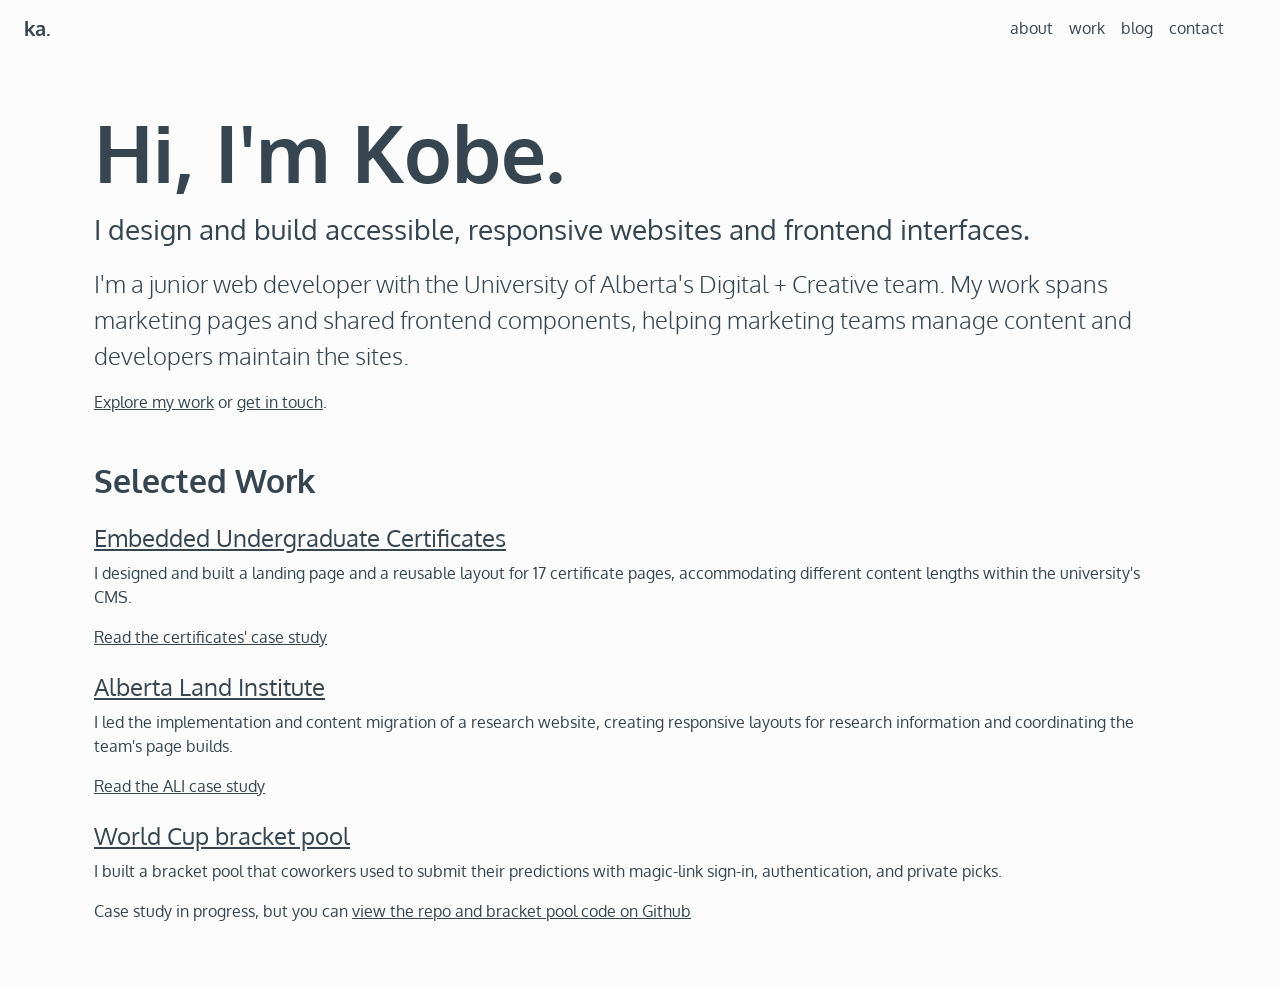
<file: index.html>
<!DOCTYPE html>
<html lang="en">

<head>
	<meta charset="utf-8">
	<!-- Google tag (gtag.js) -->
	<script async src="https://www.googletagmanager.com/gtag/js?id=G-5Z651HP9GJ"></script>
	<script>
		window.dataLayer = window.dataLayer || [];
		function gtag() { dataLayer.push(arguments); }
		gtag('js', new Date());

		gtag('config', 'G-5Z651HP9GJ');
	</script>
	<meta name="viewport" content="width=device-width, initial-scale=1.0"><!-- Bootstrap 5.0 -->
	<link crossorigin="anonymous" href="https://cdn.jsdelivr.net/npm/bootstrap@5.0.2/dist/css/bootstrap.min.css"
		integrity="sha384-EVSTQN3/azprG1Anm3QDgpJLIm9Nao0Yz1ztcQTwFspd3yD65VohhpuuCOmLASjC" rel="stylesheet" />
	<!-- Custom CSS -->
	<link href="css/style.css" rel="stylesheet" />
	<link href="https://unpkg.com/aos@2.3.1/dist/aos.css" rel="stylesheet">
	<!-- Favicons -->
	<link rel="icon" type="image/png" sizes="32x32" href="/img/favicon/favicon-32x32.png">
	<link rel="icon" type="image/png" sizes="16x16" href="/img/favicon/favicon-16x16.png">
	<link rel="apple-touch-icon" sizes="180x180" href="/img/favicon/apple-touch-icon.png">
	<link rel="manifest" href="/site.webmanifest">
	<title>Kobe Amoh | frontend developer and ux/ui designer</title>
</head>

<body>
	<!-- Navigation -->
	<nav class="navbar navbar-expand-md navbar-light mb-4 px-4 pe-md-5">
		<a class="navbar-brand" id="homeicon" href="/"><strong>ka.</strong></a>
		<button class="navbar-toggler" type="button" data-bs-toggle="collapse" data-bs-target="#navbarCollapse"
			aria-controls="navbarCollapse" aria-expanded="false" aria-label="Toggle navigation">
			<span class="navbar-toggler-icon"></span>
		</button>
		<div class="collapse navbar-collapse justify-content-end" id="navbarCollapse">
			<ul class="navbar-nav mr-auto">
				<li class="nav-item">
					<a class="nav-link" href="/about">about</a>
				</li>
				<li class="nav-item">
					<a class="nav-link" href="/work">work</a>
				</li>
				<li class="nav-item">
					<a class="nav-link" href="/blog">blog</a>
				</li>
				<li class="nav-item">
					<a class="nav-link" href="/contact">contact</a>
				</li>
			</ul>
		</div>
	</nav>
	<!-- Body -->
	<div class="container py-4 ps-4 pe-5">
		<div class="row mb-3">
			<div class="col">
				<h1 class="fw-bolder display-1">Hi, I'm Kobe.</h1>
				<p class="fs-3">I design and build accessible, responsive websites and frontend interfaces.</p>
				<p class="lead fs-4">
					I'm a junior web developer with the University of Alberta's Digital + Creative team. My work spans marketing pages and shared frontend components, helping marketing teams manage content and developers maintain the sites.
				</p>
				<p><a href="/work">Explore my work</a> or <a href="/contact">get in touch</a>.</p>
				<section class="mt-5" aria-labelledby="selected-work">
					<h2 id="selected-work" class="fw-bold mb-4">Selected Work</h2>

					<article class="mb-4">
						<h3 class="fs-4"><a href="/work/embedded-undergraduate-certificates">Embedded Undergraduate Certificates</a></h3>
						<p>I designed and built a landing page and a reusable layout for 17 certificate pages, accommodating different content lengths within the university's CMS.</p>
						<p><a href="/work/embedded-undergraduate-certificates">Read the certificates' case study</a></p>
					</article>

					<article class="mb-4">
						<h3 class="fs-4"><a href="/work/alberta-land-institute">Alberta Land Institute</a></h3>
						<p>I led the implementation and content migration of a research website, creating responsive layouts for research information and coordinating the team's page builds.</p>
						<p><a href="/work/alberta-land-institute">Read the ALI case study</a></p>
					</article>

					<article class="mb-4">
						<h3 class="fs-4"><a href="https://github.com/kobexamoh/wc-bracket-safe">World Cup bracket pool</a></h3>
						<p>I built a bracket pool that coworkers used to submit their predictions with magic-link sign-in, authentication, and private picks.</p>
						<p>Case study in progress, but you can <a href="https://github.com/kobexamoh/wc-bracket-safe">view the repo and bracket pool code on Github</a></p>
					</article>

				</section>
			</div>
		</div>
	</div>
	<!-- AOS JS -->
	<script src="https://unpkg.com/aos@2.3.1/dist/aos.js"></script>
	<script>
		AOS.init({
			once: true
		});
	</script>
	<!-- Bootstrap JS -->
	<script src="https://cdn.jsdelivr.net/npm/bootstrap@5.0.2/dist/js/bootstrap.bundle.min.js"
		integrity="sha384-MrcW6ZMFYlzcLA8Nl+NtUVF0sA7MsXsP1UyJoMp4YLEuNSfAP+JcXn/tWtIaxVXM"
		crossorigin="anonymous"></script>
</body>

</html>
<!-- TODO: add site footer -->
</file>
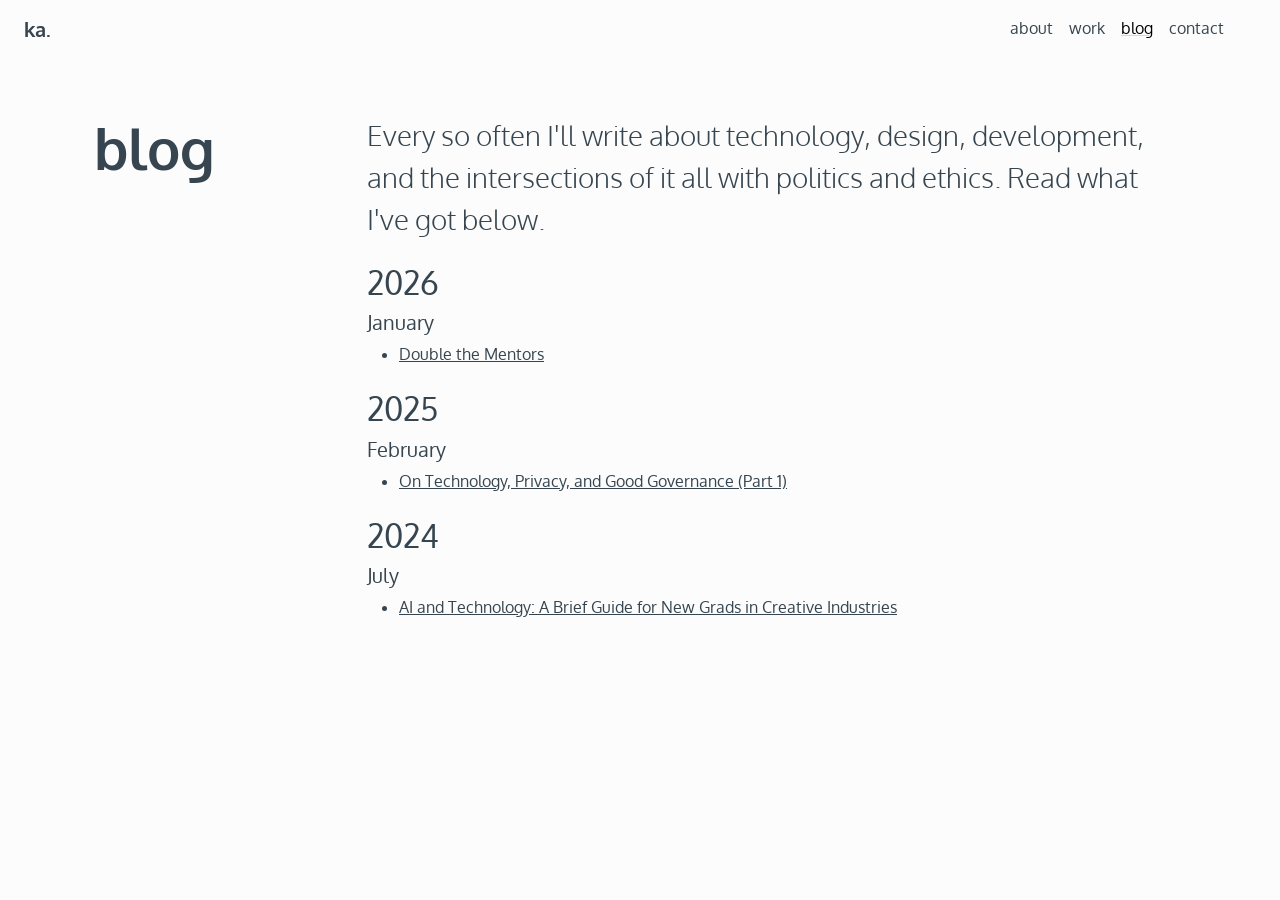
<file: blog/index.html>
<!DOCTYPE html>
<html lang="en">

<head>
	<meta charset="utf-8">
	<!-- Google tag (gtag.js) -->
	<script async src="https://www.googletagmanager.com/gtag/js?id=G-5Z651HP9GJ"></script>
	<script>
		window.dataLayer = window.dataLayer || [];
		function gtag() { dataLayer.push(arguments); }
		gtag('js', new Date());

		gtag('config', 'G-5Z651HP9GJ');
	</script>
	<meta name="viewport" content="width=device-width, initial-scale=1.0"><!-- Bootstrap 5.0 -->
	<link crossorigin="anonymous" href="https://cdn.jsdelivr.net/npm/bootstrap@5.0.2/dist/css/bootstrap.min.css"
		integrity="sha384-EVSTQN3/azprG1Anm3QDgpJLIm9Nao0Yz1ztcQTwFspd3yD65VohhpuuCOmLASjC" rel="stylesheet" />
	<!-- Custom CSS -->
	<link href="/css/style.css" rel="stylesheet" />
	<!-- Favicons -->
	<link rel="icon" type="image/png" sizes="32x32" href="/img/favicon/favicon-32x32.png">
	<link rel="icon" type="image/png" sizes="16x16" href="/img/favicon/favicon-16x16.png">
	<link rel="apple-touch-icon" sizes="180x180" href="/img/favicon/apple-touch-icon.png">
	<link rel="manifest" href="/site.webmanifest">
	<title>Blog | Kobe Amoh | frontend developer and ux/ui designer</title>
</head>

<body>
	<!-- Navigation -->
	<nav class="navbar navbar-expand-md navbar-light mb-4 px-4 pe-md-5">
		<a class="navbar-brand" id="homeicon" href="/"><strong>ka.</strong></a>
		<button class="navbar-toggler" type="button" data-bs-toggle="collapse" data-bs-target="#navbarCollapse"
			aria-controls="navbarCollapse" aria-expanded="false" aria-label="Toggle navigation">
			<span class="navbar-toggler-icon"></span>
		</button>
		<div class="collapse navbar-collapse justify-content-end" id="navbarCollapse">
			<ul class="navbar-nav mr-auto">
				<li class="nav-item">
					<a class="nav-link" href="/about">about</a>
				</li>
				<li class="nav-item">
					<a class="nav-link" href="/work">work</a>
				</li>
				<li class="nav-item">
					<a class="nav-link active" href="/blog">blog</a>
				</li>
				<li class="nav-item">
					<a class="nav-link" href="/contact">contact</a>
				</li>
			</ul>
		</div>
	</nav>

	<!-- Body -->
	<div class="container py-4 ps-4 pe-5">
		<div class="row mb-3 pt-2">
			<div class="col-12 col-lg-3">
				<h1 class="fw-bolder display-4">blog</h1>
			</div>
			<div class="col-12 col-lg-9">
				<p class="lead fs-3">Every so often I'll write about technology, design, development, and the
					intersections of it all with politics and ethics. Read what I've got below.</p>

				<section class="my-4">
					<h2>2026</h2>
					<h3 class="fs-5">January</h3>
					<ul>
						<li><a href="/blog/double-the-mentors">Double the Mentors</a></li>
					</ul>
				</section>

				<section class="my-4">
					<h2>2025</h2>
					<h3 class="fs-5">February</h3>
					<ul>
						<li><a href="/blog/technology-privacy-good-governance">On Technology, Privacy, and Good
								Governance (Part 1)</a></li>
					</ul>
				</section>

				<section>
					<h2>2024</h2>
					<h3 class="fs-5">July</h3>
					<ul>
						<li><a href="/blog/ai-technology-a-brief-guide-for-new-grads">AI and Technology: A Brief Guide
								for New Grads in Creative Industries</a></li>
					</ul>
				</section>

			</div>
		</div>
	</div>
	<!-- Bootstrap JS -->
	<script src="https://cdn.jsdelivr.net/npm/bootstrap@5.0.2/dist/js/bootstrap.bundle.min.js"
		integrity="sha384-MrcW6ZMFYlzcLA8Nl+NtUVF0sA7MsXsP1UyJoMp4YLEuNSfAP+JcXn/tWtIaxVXM"
		crossorigin="anonymous"></script>
</body>

</html>
</file>
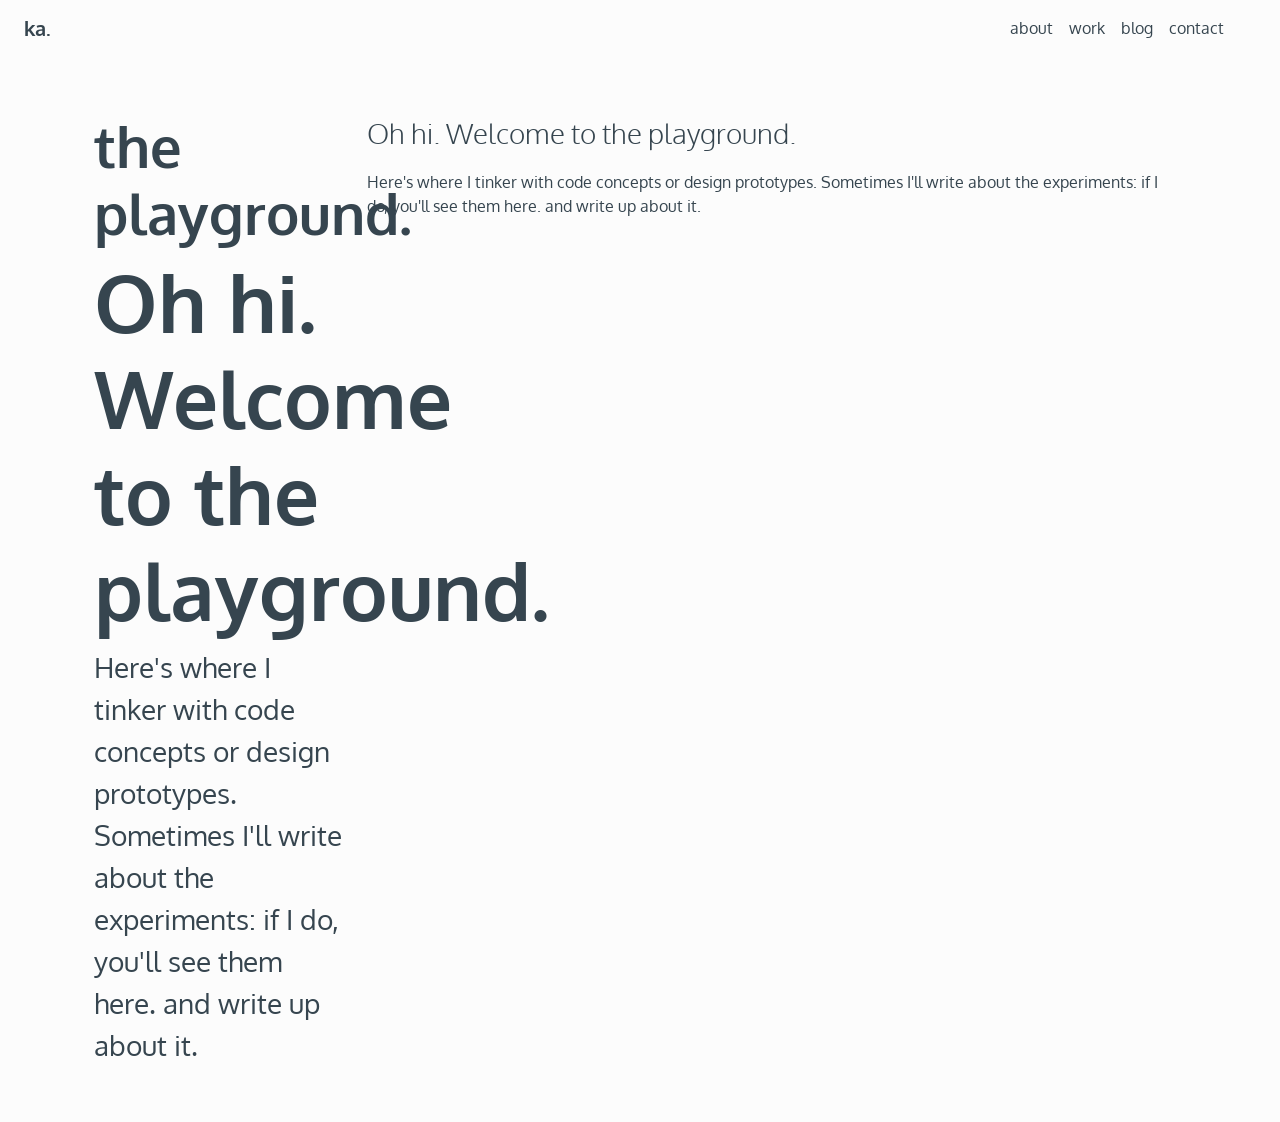
<file: playground/index.html>
<!DOCTYPE html>
<html lang="en">

<head>
	<meta charset="utf-8">
	<!-- Google tag (gtag.js) -->
	<script async src="https://www.googletagmanager.com/gtag/js?id=G-5Z651HP9GJ"></script>
	<script>
		window.dataLayer = window.dataLayer || [];
		function gtag() { dataLayer.push(arguments); }
		gtag('js', new Date());

		gtag('config', 'G-5Z651HP9GJ');
	</script>
	<meta name="viewport" content="width=device-width, initial-scale=1.0"><!-- Bootstrap 5.0 -->
	<link crossorigin="anonymous" href="https://cdn.jsdelivr.net/npm/bootstrap@5.0.2/dist/css/bootstrap.min.css"
		integrity="sha384-EVSTQN3/azprG1Anm3QDgpJLIm9Nao0Yz1ztcQTwFspd3yD65VohhpuuCOmLASjC" rel="stylesheet" />
	<!-- Custom CSS -->
	<link href="/css/style.css" rel="stylesheet" />
	<!-- Favicons -->
	<link rel="icon" type="image/png" sizes="32x32" href="/img/favicon/favicon-32x32.png">
	<link rel="icon" type="image/png" sizes="16x16" href="/img/favicon/favicon-16x16.png">
	<link rel="apple-touch-icon" sizes="180x180" href="/img/favicon/apple-touch-icon.png">
	<link rel="manifest" href="/site.webmanifest">
	<title>About | Kobe Amoh | frontend developer and ux/ui designer</title>
</head>

<body>
	<!-- Navigation -->
	<nav class="navbar navbar-expand-md navbar-light mb-4 px-4 pe-md-5">
		<a class="navbar-brand" id="homeicon" href="/"><strong>ka.</strong></a>
		<button class="navbar-toggler" type="button" data-bs-toggle="collapse" data-bs-target="#navbarCollapse"
			aria-controls="navbarCollapse" aria-expanded="false" aria-label="Toggle navigation">
			<span class="navbar-toggler-icon"></span>
		</button>
		<div class="collapse navbar-collapse justify-content-end" id="navbarCollapse">
			<ul class="navbar-nav mr-auto">
				<li class="nav-item">
					<a class="nav-link" href="/about">about</a>
				</li>
				<li class="nav-item">
					<a class="nav-link" href="/work">work</a>
				</li>
				<li class="nav-item">
					<a class="nav-link" href="/blog">blog</a>
				</li>
				<li class="nav-item">
					<a class="nav-link" href="/contact">contact</a>
				</li>
			</ul>
		</div>
	</nav>
	<!-- Body -->
	<div class="container py-4 ps-4 pe-5">
		<div class="row mb-3 pt-2">
			<div class="col-12 col-lg-3">
				<h1 class="fw-bolder display-4">the playground.</h1>
				<h1 class="fw-bolder display-1">Oh hi. Welcome to the playground.</h1>
				<p class="fs-3" data-aos="fade-up" data-aos-delay="200" data-aos-duration="1000">
					Here's where I tinker with code concepts or design prototypes. Sometimes I'll write about the
					experiments: if I do, you'll see them here. and write up about it.
				</p>
			</div>
			<div class="col-12 col-lg-9">
				<p class="lead fs-3">Oh hi. Welcome to the playground.</p>
				<p>Here's where I tinker with code concepts or design prototypes. Sometimes I'll write about the
					experiments: if I do, you'll see them here. and write up about it.</p>
			</div>
		</div>
	</div>
	<!-- Bootstrap JS -->
	<script src="https://cdn.jsdelivr.net/npm/bootstrap@5.0.2/dist/js/bootstrap.bundle.min.js"
		integrity="sha384-MrcW6ZMFYlzcLA8Nl+NtUVF0sA7MsXsP1UyJoMp4YLEuNSfAP+JcXn/tWtIaxVXM"
		crossorigin="anonymous"></script>
</body>

</html>
</file>
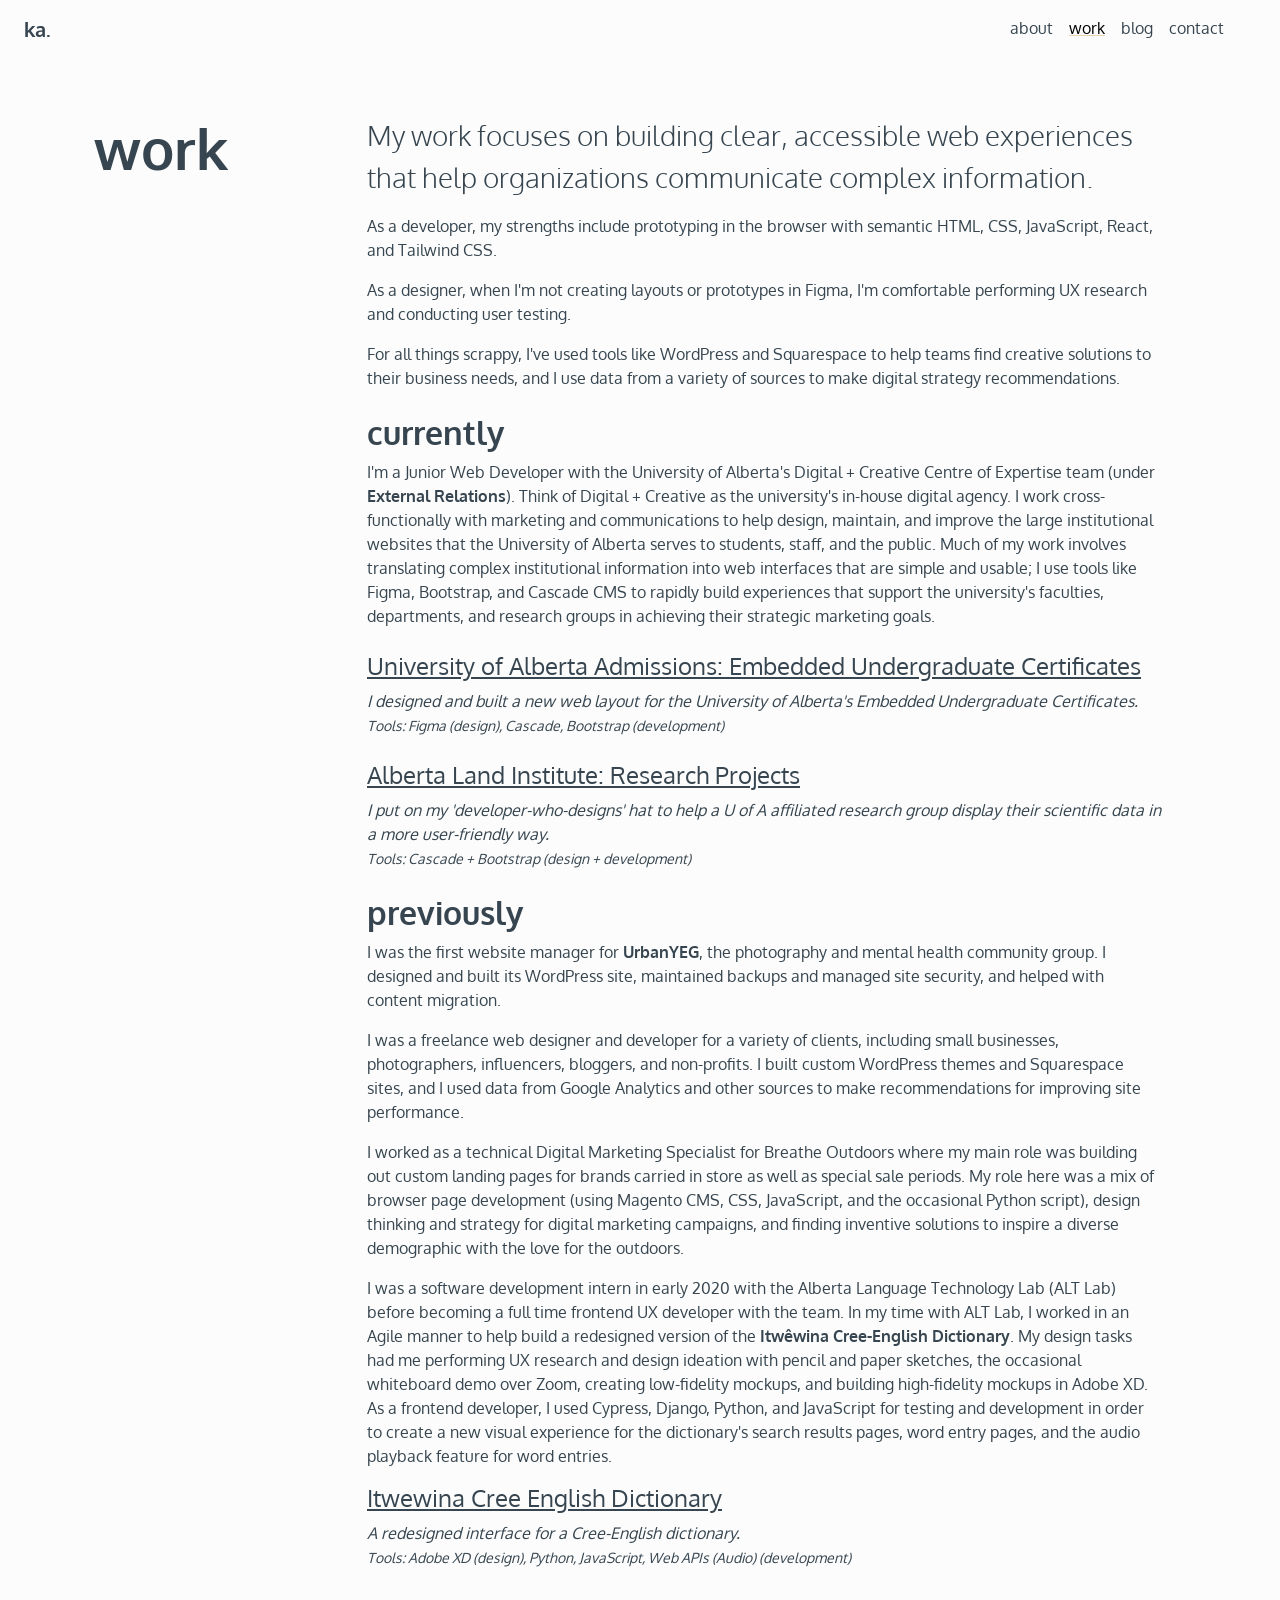
<file: work/index.html>
<!DOCTYPE html>
<html lang="en">

<head>
	<meta charset="utf-8">
	<!-- Google tag (gtag.js) -->
	<script async src="https://www.googletagmanager.com/gtag/js?id=G-5Z651HP9GJ"></script>
	<script>
		window.dataLayer = window.dataLayer || [];
		function gtag() { dataLayer.push(arguments); }
		gtag('js', new Date());

		gtag('config', 'G-5Z651HP9GJ');
	</script>
	<meta name="viewport" content="width=device-width, initial-scale=1.0"><!-- Bootstrap 5.0 -->
	<link crossorigin="anonymous" href="https://cdn.jsdelivr.net/npm/bootstrap@5.0.2/dist/css/bootstrap.min.css"
		integrity="sha384-EVSTQN3/azprG1Anm3QDgpJLIm9Nao0Yz1ztcQTwFspd3yD65VohhpuuCOmLASjC" rel="stylesheet" />
	<!-- Custom CSS -->
	<link href="/css/style.css" rel="stylesheet" />
	<!-- Favicons -->
	<link rel="icon" type="image/png" sizes="32x32" href="/img/favicon/favicon-32x32.png">
	<link rel="icon" type="image/png" sizes="16x16" href="/img/favicon/favicon-16x16.png">
	<link rel="apple-touch-icon" sizes="180x180" href="/img/favicon/apple-touch-icon.png">
	<link rel="manifest" href="/site.webmanifest">
	<title>Work | Kobe Amoh | frontend developer and ux/ui designer</title>
</head>

<body>
	<!-- Navigation -->
	<nav class="navbar navbar-expand-md navbar-light mb-4 px-4 pe-md-5">
		<a class="navbar-brand" id="homeicon" href="/"><strong>ka.</strong></a>
		<button class="navbar-toggler" type="button" data-bs-toggle="collapse" data-bs-target="#navbarCollapse"
			aria-controls="navbarCollapse" aria-expanded="false" aria-label="Toggle navigation">
			<span class="navbar-toggler-icon"></span>
		</button>
		<div class="collapse navbar-collapse justify-content-end" id="navbarCollapse">
			<ul class="navbar-nav mr-auto">
				<li class="nav-item">
					<a class="nav-link" href="/about">about</a>
				</li>
				<li class="nav-item">
					<a class="nav-link active" href="/work">work</a>
				</li>
				<li class="nav-item">
					<a class="nav-link" href="/blog">blog</a>
				</li>
				<li class="nav-item">
					<a class="nav-link" href="/contact">contact</a>
				</li>
			</ul>
		</div>
	</nav>

	<!-- Body -->
	<div class="container py-4 ps-4 pe-5">
		<div class="row mb-3 pt-2">
			<div class="col-12 col-lg-3">
				<h1 class="fw-bolder display-4">work</h1>
			</div>
			<div class="col-12 col-lg-9">
				<p class="lead fs-3">My work focuses on building clear, accessible web experiences that help
					organizations communicate complex information.</p>
				<p>As a developer, my strengths include prototyping in the browser with semantic HTML, CSS, JavaScript,
					React,
					and Tailwind CSS.</p>
				<p>As a designer, when I'm not creating layouts or prototypes in Figma, I'm comfortable performing UX
					research and conducting user testing.</p>
				<p>For all things scrappy, I've used tools like
					WordPress and Squarespace to help teams find
					creative solutions to their business needs, and I use data from a variety of sources to make digital
					strategy
					recommendations.</p>

				<section class="my-4">
					<h2 class="fs-2"><strong>currently</strong></h2>
					<p>I&#39;m a Junior Web Developer with the University of Alberta&#39;s Digital + Creative
						Centre
						of Expertise team (under <a class="stylized-link" href="https://www.ualberta.ca/en/external-relations/index.html"
							target="_blank">External Relations</a>). Think of Digital + Creative as the university's
						in-house digital agency. I work cross-functionally with marketing and communications to help
						design, maintain, and improve the large institutional websites that the University of Alberta
						serves to students, staff, and the public. Much of my work involves translating complex
						institutional information into web interfaces that are simple and usable; I use tools like
						Figma,
						Bootstrap, and Cascade CMS to rapidly build experiences that support the university&#39;s
						faculties, departments, and
						research groups in achieving their strategic marketing goals.</p>
				</section>

				<section class="my-4">
					<h3 class="fs-4"><a href="/work/embedded-undergraduate-certificates">University of Alberta
							Admissions:
							Embedded Undergraduate Certificates</a></h3>
					<p><em>I designed and built a new web layout for the University of Alberta's <em>Embedded
								Undergraduate
								Certificates</em>.<br /><small>Tools: Figma (design), Cascade, Bootstrap
								(development)</small></em></p>
				</section>

				<section class="my-4">
					<h3 class="fs-4"><a href="/work/alberta-land-institute">Alberta Land Institute: Research
							Projects</a></h3>
					<p><em>I put on my 'developer-who-designs' hat to help a U of A affiliated research group display
							their
							scientific data in a more user-friendly way.<br /><small>Tools:
								Cascade + Bootstrap (design + development)</small></em></p>
				</section>

				<section class="my-4 d-none">
					<h3 class="fs-4">Faculty of Engineering: Master's in Construction Engineering and Management Landing
						Page</h3>
					<p>Even when marketing plans change and your landing page designs don't make it to deployment, it's
						still a lovely experience to design that could be used in later work.<br /><small>Tools: Figma
							(design)</small></p>
				</section>

				<section class="my-4 d-none">
					<h3 class="fs-4">UCL Dashboard</h3>
					<p>A more thoughtful way to interact with Champions League match data for your favourite
						team.<br /><small>Tools: JavaScript, OneFootball API, Tailwind CSS (development)</small></p>
				</section>

				<section class="my-4 d-none">
					<h3 class="fs-4">MLA Lookup</h3>
					<p>A new way of thinking about Alberta Elections "Who's My MLA?" tool.<br /><small>Tools: React,
							Tailwind, Vercel, Python</small></p>
				</section>

				<section class="my-4">
					<h2 class="fs-2"><strong>previously</strong></h2>
					<p>I was the first website manager for <a class="stylized-link" href="https://instagram.com/urbanyeg">UrbanYEG</a>, the
						photography and mental health community group. I designed and built its WordPress site,
						maintained backups and managed site security, and helped with content migration.</p>
					<p>I was a freelance web designer and developer for a variety of clients, including small
						businesses, photographers, influencers, bloggers, and non-profits. I built custom WordPress
						themes and Squarespace sites, and I used data from Google Analytics and other sources to make
						recommendations for improving site performance.</p>
					<p>I worked as a technical Digital Marketing Specialist for Breathe Outdoors where my main role was
						building out custom landing pages for brands carried in store as well as special sale periods.
						My
						role here was a mix of browser page development (using Magento CMS, CSS, JavaScript, and the
						occasional Python script), design thinking and strategy for digital marketing campaigns, and
						finding
						inventive solutions to inspire a diverse demographic with the love for the outdoors.</p>
					<p>I was a software development intern in early 2020 with the Alberta Language Technology Lab (ALT
						Lab)
						before becoming a full time frontend UX developer with the team. In my time with ALT Lab, I
						worked
						in an Agile manner to help build a redesigned version of the <a class="fw-bolder stylized-link"
							href="https://itwewina.altlab.app/" target="_blank">Itw&ecirc;wina Cree-English
							Dictionary</a>.
						My design tasks had me performing UX research and design ideation with pencil and paper
						sketches,
						the occasional whiteboard demo over Zoom, creating low-fidelity mockups, and building
						high-fidelity
						mockups in Adobe XD. As a frontend developer, I used Cypress, Django, Python, and JavaScript for
						testing and development in order to create a new visual experience for the dictionary&#39;s
						search
						results pages, word entry pages, and the audio playback feature for word entries.</p>
					<h3 class="fs-4"><a href="https://itwewina.altlab.app/" target="_blank">Itwewina Cree English
							Dictionary</a></h3>
					<p><em>A redesigned interface for a Cree-English dictionary.<br /><small>Tools: Adobe XD (design),
								Python, JavaScript, Web APIs (Audio) (development)</small></em></p>
				</section>
			</div>
		</div>
	</div>
	<!-- Bootstrap JS -->
	<script src="https://cdn.jsdelivr.net/npm/bootstrap@5.0.2/dist/js/bootstrap.bundle.min.js"
		integrity="sha384-MrcW6ZMFYlzcLA8Nl+NtUVF0sA7MsXsP1UyJoMp4YLEuNSfAP+JcXn/tWtIaxVXM"
		crossorigin="anonymous"></script>
</body>

</html>
</file>
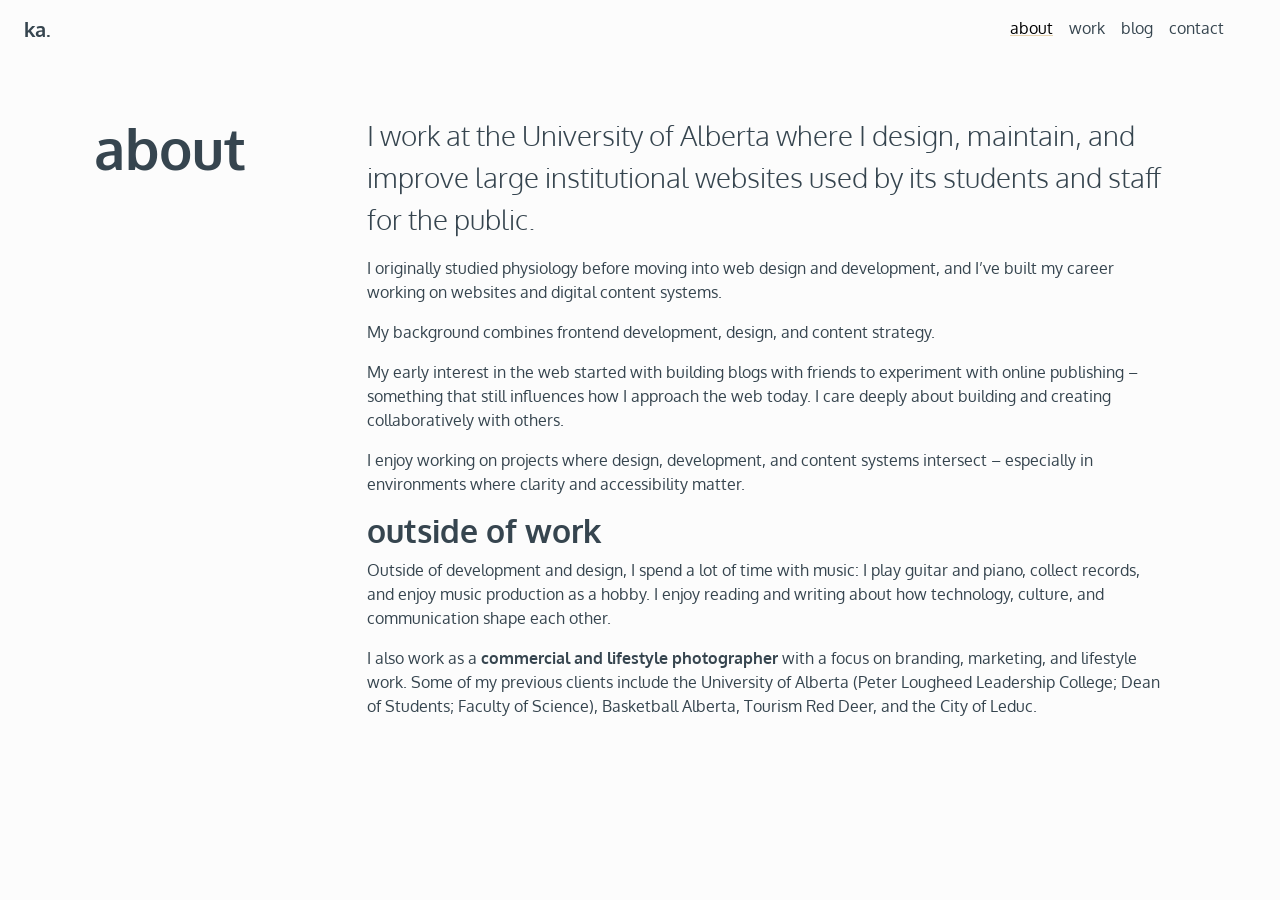
<file: about.html>
<!DOCTYPE html>
<html lang="en">

<head>
    <meta charset="utf-8">
    <!-- Google tag (gtag.js) -->
    <script async src="https://www.googletagmanager.com/gtag/js?id=G-5Z651HP9GJ"></script>
    <script>
        window.dataLayer = window.dataLayer || [];
        function gtag() { dataLayer.push(arguments); }
        gtag('js', new Date());

        gtag('config', 'G-5Z651HP9GJ');
    </script>
    <meta name="viewport" content="width=device-width, initial-scale=1.0"><!-- Bootstrap 5.0 -->
    <link crossorigin="anonymous" href="https://cdn.jsdelivr.net/npm/bootstrap@5.0.2/dist/css/bootstrap.min.css"
        integrity="sha384-EVSTQN3/azprG1Anm3QDgpJLIm9Nao0Yz1ztcQTwFspd3yD65VohhpuuCOmLASjC" rel="stylesheet" />
    <!-- Custom CSS -->
    <link href="/css/style.css" rel="stylesheet" />
    <!-- Favicons -->
    <link rel="icon" type="image/png" sizes="32x32" href="/img/favicon/favicon-32x32.png">
    <link rel="icon" type="image/png" sizes="16x16" href="/img/favicon/favicon-16x16.png">
    <link rel="apple-touch-icon" sizes="180x180" href="/img/favicon/apple-touch-icon.png">
    <link rel="manifest" href="/site.webmanifest">
    <title>About | Kobe Amoh | frontend developer and ux/ui designer</title>
</head>

<body>
    <!-- Navigation -->
    <nav class="navbar navbar-expand-md navbar-light mb-4 px-4 pe-md-5">
        <a class="navbar-brand" id="homeicon" href="/"><strong>ka.</strong></a>
        <button class="navbar-toggler" type="button" data-bs-toggle="collapse" data-bs-target="#navbarCollapse"
            aria-controls="navbarCollapse" aria-expanded="false" aria-label="Toggle navigation">
            <span class="navbar-toggler-icon"></span>
        </button>
        <div class="collapse navbar-collapse justify-content-end" id="navbarCollapse">
            <ul class="navbar-nav mr-auto">
                <li class="nav-item">
                    <a class="nav-link active" href="/about">about</a>
                </li>
                <li class="nav-item">
                    <a class="nav-link" href="/work">work</a>
                </li>
                <li class="nav-item">
                    <a class="nav-link" href="/blog">blog</a>
                </li>
                <li class="nav-item">
                    <a class="nav-link" href="/contact">contact</a>
                </li>
            </ul>
        </div>
    </nav>
    <!-- Body -->
    <div class="container py-4 ps-4 pe-5">
        <div class="row mb-3 pt-2">
            <div class="col-12 col-lg-3">
                <h1 class="fw-bolder display-4">about</h1>
            </div>
            <div class="col-12 col-lg-9">
                <p class="lead fs-3">I work at the University of Alberta where I design, maintain, and improve large
                    institutional websites used by its students and staff for the public.</p>
                <p>I originally studied physiology before moving into web design and development, and I’ve built my
                    career working on websites and digital content systems.</p>
                <p>My background combines frontend development, design, and content strategy.</p>
                <p>My early interest in the web started with building blogs with friends to experiment with online
                    publishing – something that still influences how I approach the web today. I care deeply about
                    building and creating collaboratively with others.</p>
                <p>I enjoy working on projects where design, development, and content systems intersect – especially in
                    environments where clarity and accessibility matter.</p>
                <h2><strong>outside of work</strong></h2>
                <p>Outside of development and design, I spend a lot of time with music: I play guitar and piano, collect
                    records, and enjoy music production as a hobby. I enjoy reading and writing about how technology,
                    culture, and communication shape each other.</p>
                <p>I also work as a <a class="stylized-link" href="https://kobexamoh.tumblr.com">commercial and lifestyle photographer</a>
                    with a focus on branding, marketing, and lifestyle work. Some of my previous clients include the
                    University of Alberta (Peter Lougheed Leadership College; Dean of Students; Faculty of Science),
                    Basketball Alberta, Tourism Red Deer, and the City of Leduc.</p>
            </div>
        </div>
    </div>
    <!-- Bootstrap JS -->
    <script src="https://cdn.jsdelivr.net/npm/bootstrap@5.0.2/dist/js/bootstrap.bundle.min.js"
        integrity="sha384-MrcW6ZMFYlzcLA8Nl+NtUVF0sA7MsXsP1UyJoMp4YLEuNSfAP+JcXn/tWtIaxVXM"
        crossorigin="anonymous"></script>
</body>

</html>
</file>
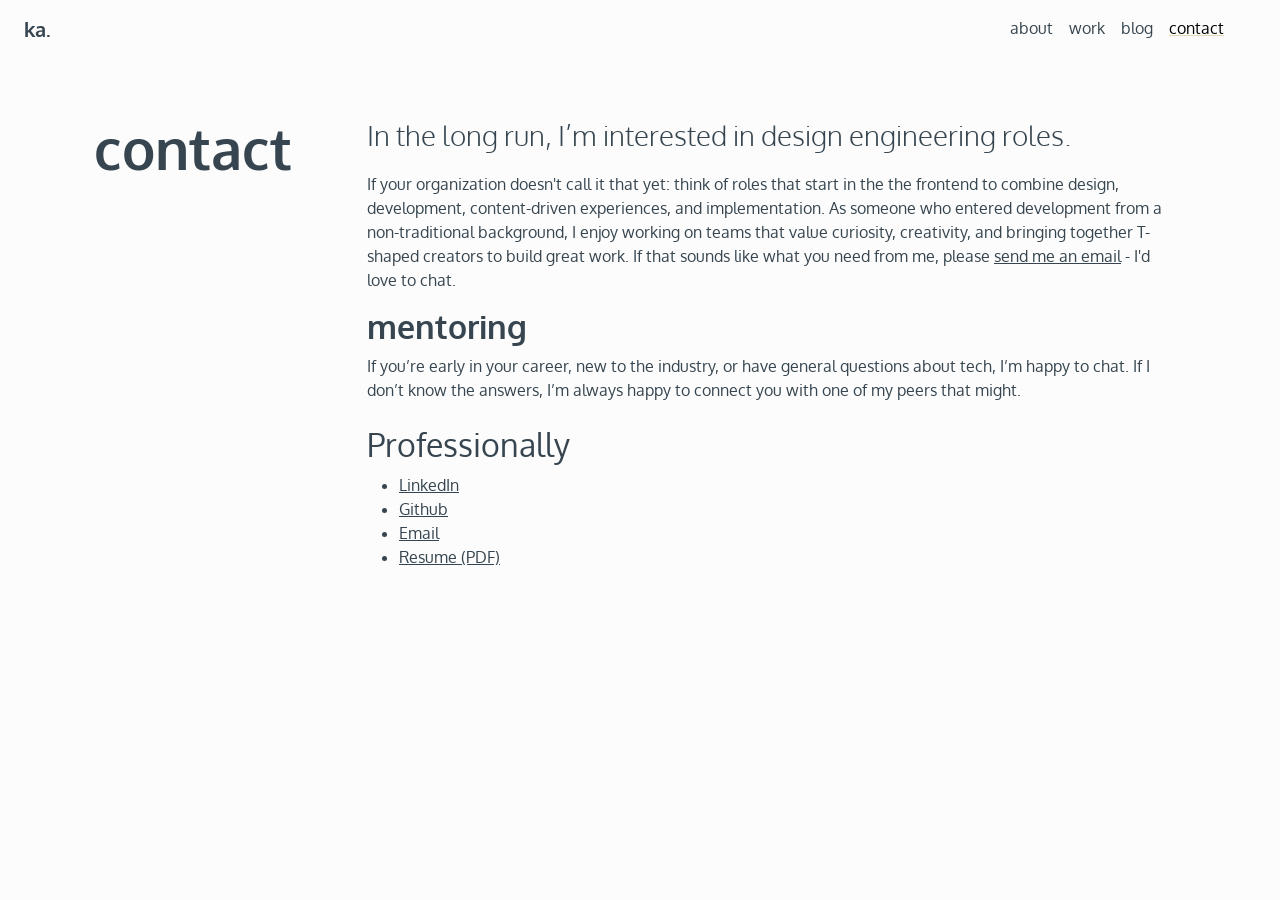
<file: contact.html>
<!DOCTYPE html>
<html lang="en">

<head>
    <meta charset="utf-8">
    <!-- Google tag (gtag.js) -->
    <script async src="https://www.googletagmanager.com/gtag/js?id=G-5Z651HP9GJ"></script>
    <script>
        window.dataLayer = window.dataLayer || [];
        function gtag() { dataLayer.push(arguments); }
        gtag('js', new Date());

        gtag('config', 'G-5Z651HP9GJ');
    </script>
    <meta name="viewport" content="width=device-width, initial-scale=1.0"><!-- Bootstrap 5.0 -->
    <link crossorigin="anonymous" href="https://cdn.jsdelivr.net/npm/bootstrap@5.0.2/dist/css/bootstrap.min.css"
        integrity="sha384-EVSTQN3/azprG1Anm3QDgpJLIm9Nao0Yz1ztcQTwFspd3yD65VohhpuuCOmLASjC" rel="stylesheet" />
    <!-- Custom CSS -->
    <link href="/css/style.css" rel="stylesheet" />
    <!-- Favicons -->
    <link rel="icon" type="image/png" sizes="32x32" href="/img/favicon/favicon-32x32.png">
    <link rel="icon" type="image/png" sizes="16x16" href="/img/favicon/favicon-16x16.png">
    <link rel="apple-touch-icon" sizes="180x180" href="/img/favicon/apple-touch-icon.png">
    <link rel="manifest" href="/site.webmanifest">
    <title>Contact | Kobe Amoh | frontend developer and ux/ui designer</title>
</head>

<body>
    <!-- Navigation -->
    <nav class="navbar navbar-expand-md navbar-light mb-4 px-4 pe-md-5">
        <a class="navbar-brand" id="homeicon" href="/"><strong>ka.</strong></a>
        <button class="navbar-toggler" type="button" data-bs-toggle="collapse" data-bs-target="#navbarCollapse"
            aria-controls="navbarCollapse" aria-expanded="false" aria-label="Toggle navigation">
            <span class="navbar-toggler-icon"></span>
        </button>
        <div class="collapse navbar-collapse justify-content-end" id="navbarCollapse">
            <ul class="navbar-nav mr-auto">
                <li class="nav-item">
                    <a class="nav-link" href="/about">about</a>
                </li>
                <li class="nav-item">
                    <a class="nav-link" href="/work">work</a>
                </li>
                <li class="nav-item">
                    <a class="nav-link" href="/blog">blog</a>
                </li>
                <li class="nav-item">
                    <a class="nav-link active" href="/contact">contact</a>
                </li>
            </ul>
        </div>
    </nav>

    <!-- Body -->
    <div class="container py-4 ps-4 pe-5">
        <div class="row mb-3 pt-2">
            <div class="col-12 col-lg-3">
                <h1 class="fw-bolder display-4">contact</h1>
            </div>
            <div class="col-12 col-lg-9">
                <p class="lead fs-3">In the long run, I’m interested in design engineering roles.</p>
                <p>If your organization doesn't call it that yet: think of roles that start in the the frontend to
                    combine design, development, content-driven experiences, and implementation. As someone who entered
                    development from a non-traditional background, I enjoy working on teams that value curiosity,
                    creativity, and bringing together T-shaped creators to build great work. If that sounds like what
                    you need from me, please <a href="mailto:amoh.kobe@gmail.com" target="_blank">send me an email</a> -
                    I'd love to chat.</p>
                <h2><strong>mentoring</strong></h2>
                <p>If you’re early in your career, new to the industry, or have general questions about tech, I’m happy
                    to chat. If I don’t know the answers, I’m always happy to connect you with one of my peers that
                    might.</p>

                <section class="my-4">
                    <h2>Professionally</h2>
                    <ul>
                        <li><a href="https://www.linkedin.com/in/amohkobe/" target="_blank">LinkedIn</a></li>
                        <li><a href="https://github.com/kobexamoh" target="_blank">Github</a></li>
                        <li><a href="mailto:amoh.kobe@gmail.com" target="_blank">Email</a></li>
                        <li><a href="/docs/kobe-amoh-resume-2026.pdf">Resume (PDF)</a></li>
                    </ul>
                </section>

            </div>
        </div>
    </div>
    <!-- Bootstrap JS -->
    <script src="https://cdn.jsdelivr.net/npm/bootstrap@5.0.2/dist/js/bootstrap.bundle.min.js"
        integrity="sha384-MrcW6ZMFYlzcLA8Nl+NtUVF0sA7MsXsP1UyJoMp4YLEuNSfAP+JcXn/tWtIaxVXM"
        crossorigin="anonymous"></script>
</body>

</html>
</file>
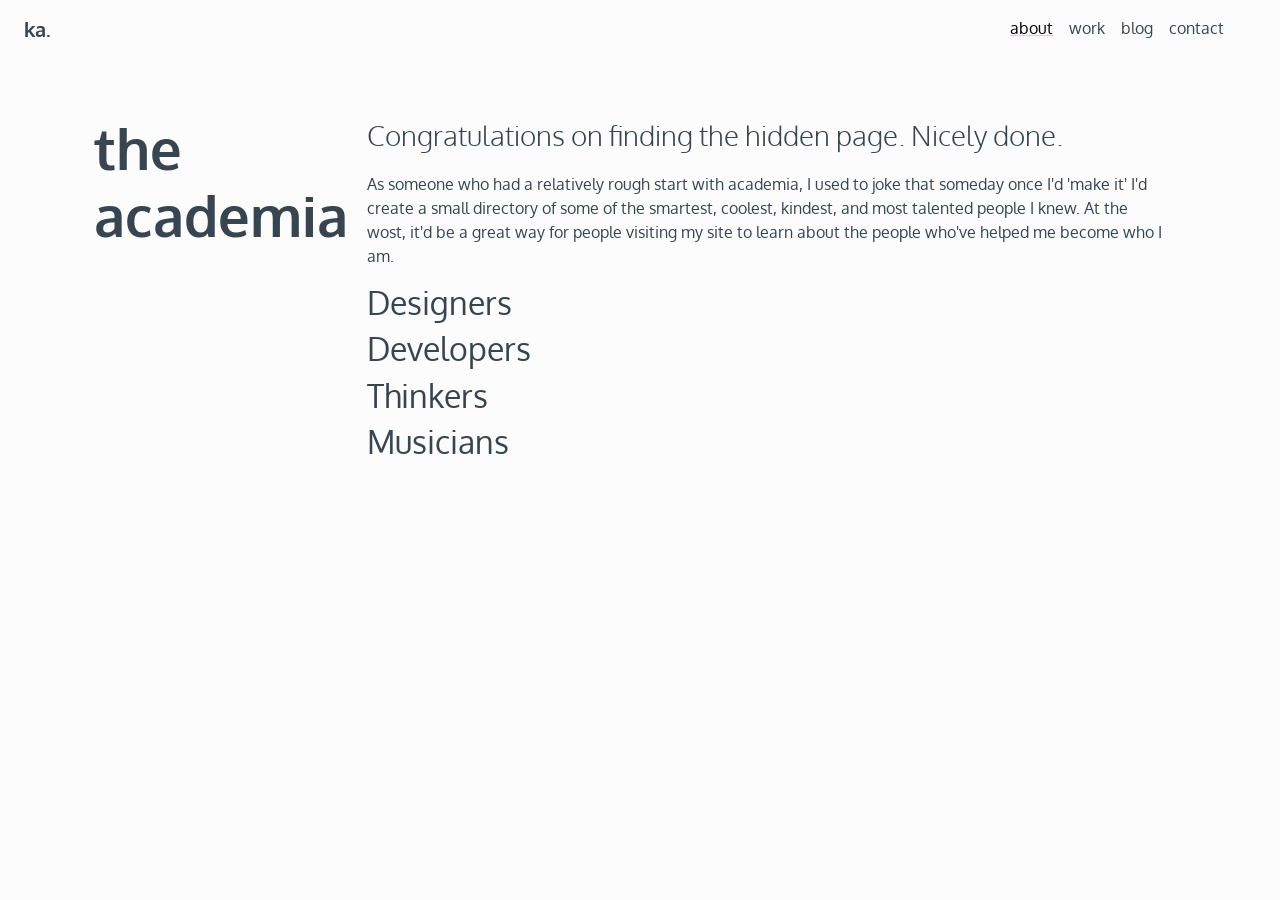
<file: the-academia.html>
<!DOCTYPE html>
<html lang="en">

<head>
    <meta charset="utf-8">
    <!-- Google tag (gtag.js) -->
    <script async src="https://www.googletagmanager.com/gtag/js?id=G-5Z651HP9GJ"></script>
    <script>
        window.dataLayer = window.dataLayer || [];
        function gtag() { dataLayer.push(arguments); }
        gtag('js', new Date());

        gtag('config', 'G-5Z651HP9GJ');
    </script>
    <meta name="viewport" content="width=device-width, initial-scale=1.0"><!-- Bootstrap 5.0 -->
    <link crossorigin="anonymous" href="https://cdn.jsdelivr.net/npm/bootstrap@5.0.2/dist/css/bootstrap.min.css"
        integrity="sha384-EVSTQN3/azprG1Anm3QDgpJLIm9Nao0Yz1ztcQTwFspd3yD65VohhpuuCOmLASjC" rel="stylesheet" />
    <!-- Custom CSS -->
    <link href="/css/style.css" rel="stylesheet" />
    <!-- Favicons -->
    <link rel="icon" type="image/png" sizes="32x32" href="/img/favicon/favicon-32x32.png">
    <link rel="icon" type="image/png" sizes="16x16" href="/img/favicon/favicon-16x16.png">
    <link rel="apple-touch-icon" sizes="180x180" href="/img/favicon/apple-touch-icon.png">
    <link rel="manifest" href="/site.webmanifest">
    <title>the academia | Kobe Amoh | frontend developer and ux/ui designer</title>
</head>

<body>
    <!-- Navigation -->
    <nav class="navbar navbar-expand-md navbar-light mb-4 px-4 pe-md-5">
        <a class="navbar-brand" id="homeicon" href="/"><strong>ka.</strong></a>
        <button class="navbar-toggler" type="button" data-bs-toggle="collapse" data-bs-target="#navbarCollapse"
            aria-controls="navbarCollapse" aria-expanded="false" aria-label="Toggle navigation">
            <span class="navbar-toggler-icon"></span>
        </button>
        <div class="collapse navbar-collapse justify-content-end" id="navbarCollapse">
            <ul class="navbar-nav mr-auto">
                <li class="nav-item">
                    <a class="nav-link active" href="/about">about</a>
                </li>
                <li class="nav-item">
                    <a class="nav-link" href="/work">work</a>
                </li>
                <li class="nav-item">
                    <a class="nav-link" href="/blog">blog</a>
                </li>
                <li class="nav-item">
                    <a class="nav-link" href="/contact">contact</a>
                </li>
            </ul>
        </div>
    </nav>
    <!-- Body -->
    <div class="container py-4 ps-4 pe-5">
        <div class="row mb-3 pt-2">
            <div class="col-12 col-lg-3">
                <h1 class="fw-bolder display-4">the academia</h1>
            </div>
            <div class="col-12 col-lg-9">
                <p class="lead fs-3">Congratulations on finding the hidden page. Nicely done.</p>
                <p>As someone who had a relatively rough start with academia, I used to joke that someday once I'd 'make it' I'd create a small directory of some of the smartest, coolest, kindest, and most talented people I knew. At the wost, it'd be a great way for people visiting my site to learn about the people who've helped me become who I am.</p>
                <h2>Designers</h2>
                <h2>Developers</h2>
                <h2>Thinkers</h2>
                <h2>Musicians</h2>
            </div>
        </div>
    </div>
    <!-- Bootstrap JS -->
    <script src="https://cdn.jsdelivr.net/npm/bootstrap@5.0.2/dist/js/bootstrap.bundle.min.js"
        integrity="sha384-MrcW6ZMFYlzcLA8Nl+NtUVF0sA7MsXsP1UyJoMp4YLEuNSfAP+JcXn/tWtIaxVXM"
        crossorigin="anonymous"></script>
</body>

</html>
</file>
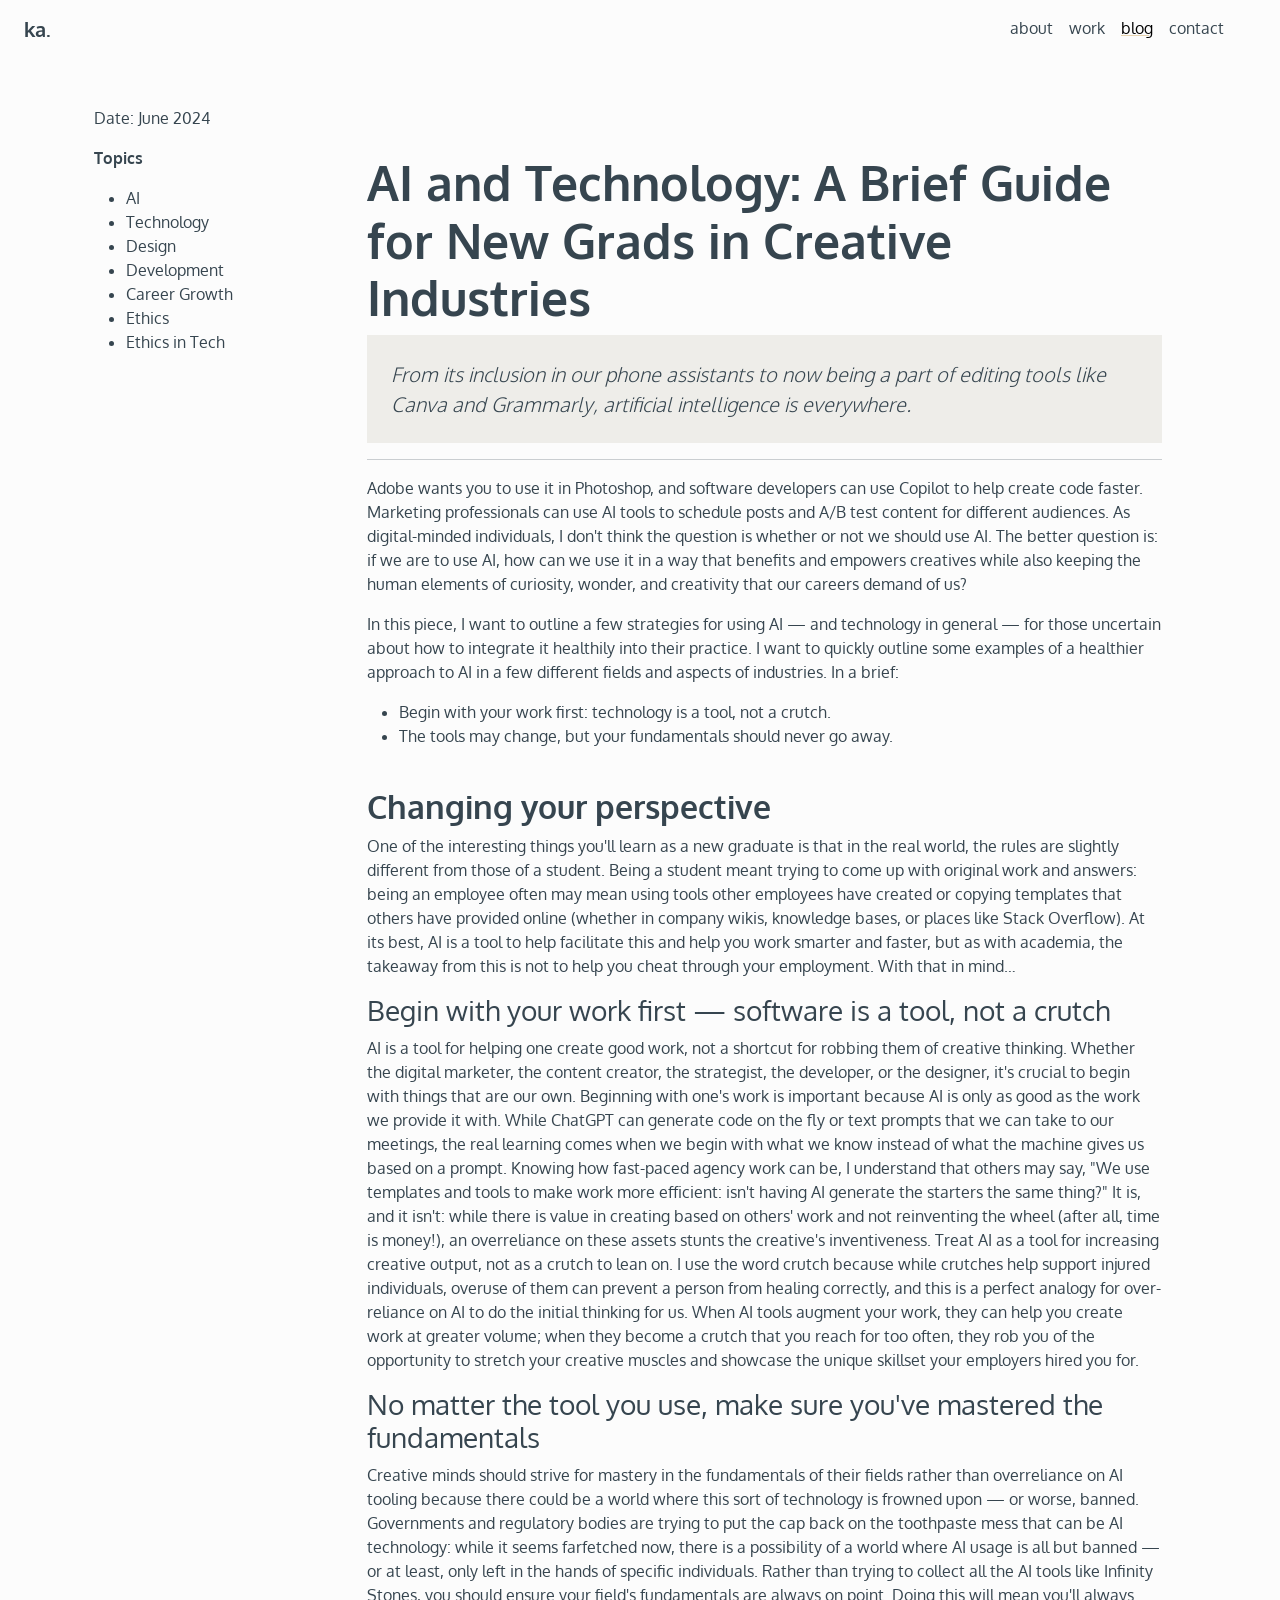
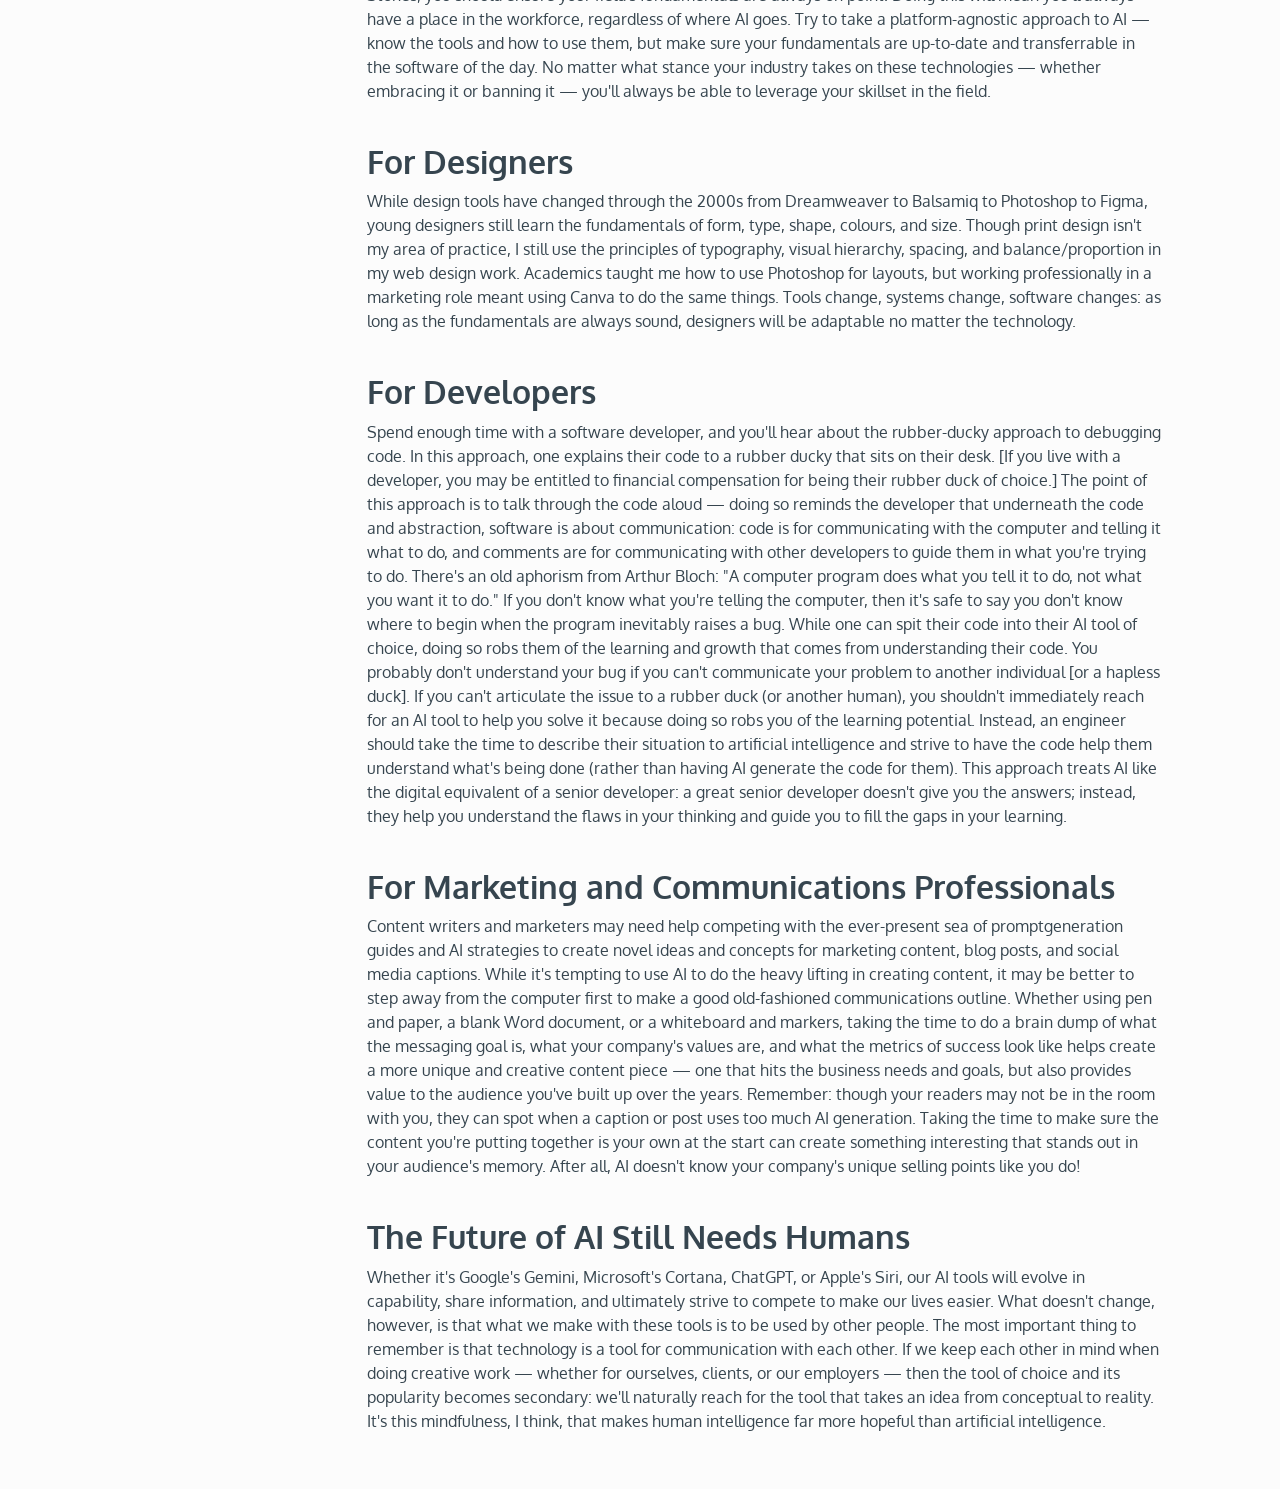
<file: blog/ai-technology-a-brief-guide-for-new-grads.html>
<!DOCTYPE html>
<html lang="en">

<head>
	<meta charset="utf-8">
	<!-- Google tag (gtag.js) -->
	<script async src="https://www.googletagmanager.com/gtag/js?id=G-5Z651HP9GJ"></script>
	<script>
		window.dataLayer = window.dataLayer || [];
		function gtag() { dataLayer.push(arguments); }
		gtag('js', new Date());

		gtag('config', 'G-5Z651HP9GJ');
	</script>
	<meta name="viewport" content="width=device-width, initial-scale=1.0"><!-- Bootstrap 5.0 -->
	<link crossorigin="anonymous" href="https://cdn.jsdelivr.net/npm/bootstrap@5.0.2/dist/css/bootstrap.min.css"
		integrity="sha384-EVSTQN3/azprG1Anm3QDgpJLIm9Nao0Yz1ztcQTwFspd3yD65VohhpuuCOmLASjC" rel="stylesheet" />
	<!-- Custom CSS -->
	<link href="/css/style.css" rel="stylesheet" />
	<!-- Favicons -->
	<link rel="icon" type="image/png" sizes="32x32" href="/img/favicon/favicon-32x32.png">
	<link rel="icon" type="image/png" sizes="16x16" href="/img/favicon/favicon-16x16.png">
	<link rel="apple-touch-icon" sizes="180x180" href="/img/favicon/apple-touch-icon.png">
	<link rel="manifest" href="/site.webmanifest">
	<title>AI and Technology: A Brief Guide for New Grads in Creative
		Industries | Kobe Amoh | frontend developer and ux/ui designer</title>
</head>

<body>
	<!--Navigation-->
	<nav class="navbar navbar-expand-md navbar-light mb-4 px-4 pe-md-5">
		<a class="navbar-brand" id="homeicon" href="/"><strong>ka.</strong></a>
		<button class="navbar-toggler" type="button" data-bs-toggle="collapse" data-bs-target="#navbarCollapse"
			aria-controls="navbarCollapse" aria-expanded="false" aria-label="Toggle navigation">
			<span class="navbar-toggler-icon"></span>
		</button>
		<div class="collapse navbar-collapse justify-content-end" id="navbarCollapse">
			<ul class="navbar-nav mr-auto">
				<li class="nav-item">
					<a class="nav-link" href="/about">about</a>
				</li>
				<li class="nav-item">
					<a class="nav-link" href="/work">work</a>
				</li>
				<li class="nav-item">
					<a class="nav-link active" href="/blog">blog</a>
				</li>
				<li class="nav-item">
					<a class="nav-link" href="/contact">contact</a>
				</li>
			</ul>
		</div>
	</nav>
	<div class="container py-4 ps-4 pe-5">
		<div class="row mb-3">
			<div class="col-12 col-lg-3">
				<!-- Blog Post Metadata -->
				<aside>
					<p>Date: June 2024</p>
					<p><strong>Topics</strong></p>
					<ul>
						<li>AI</li>
						<li>Technology</li>
						<li>Design</li>
						<li>Development</li>
						<li>Career Growth</li>
						<li>Ethics</li>
						<li>Ethics in Tech</li>
					</ul>
				</aside>
			</div>
			<div class="col-12 col-lg-9">
				<!-- Blog Post -->
				<h1 class="pt-5 fw-bolder display-5">AI and Technology: A Brief Guide for New Grads in Creative
					Industries
				</h1>

				<p class="lead fs-5 fst-italic bg-takeaways">From its inclusion in our phone assistants to now being a
					part of editing tools like Canva and Grammarly, artificial intelligence is everywhere.</p>
				<hr />
				<section class="mb-3">
					<p>Adobe wants you to use it in Photoshop, and software developers can use Copilot to help create
						code faster. Marketing professionals can use AI tools to schedule posts and A/B test content for
						different audiences. As digital-minded individuals, I don't think the question is whether or not
						we should use AI. The better question is: if we are to use AI, how can we use it in a way that
						benefits and empowers creatives while also keeping the human elements of curiosity, wonder, and
						creativity that our careers demand of us?</p>

					<p>
						In this piece, I want to outline a few strategies for using AI — and technology in general — for
						those uncertain about how to integrate it healthily into their practice. I want to quickly
						outline some examples of a healthier approach to AI in a few different fields and aspects of
						industries. In a brief:
					</p>
					<ul>
						<li>Begin with your work first: technology is a tool, not a crutch.</li>
						<li>The tools may change, but your fundamentals should never go away.</li>
					</ul>
				</section>

				<section class="mb-3">
					<h2 class="blog-heading fw-bold">Changing your perspective</h2>

					<p>One of the interesting things you'll learn as a new graduate is that in the real world, the rules
						are slightly different from those of a student. Being a student meant trying to come up with
						original work and answers: being an employee often may mean using tools other employees have
						created or copying templates that others have provided online (whether in company wikis,
						knowledge bases, or places like Stack Overflow). At its best, AI is a tool to help facilitate
						this and help you work smarter and faster, but as with academia, the takeaway from this is not
						to help you cheat through your employment. With that in mind…</p>
					<h3>Begin with your work first — software is a tool, not a crutch</h3>
					<p>AI is a tool for helping one create good work, not a shortcut for robbing them of creative
						thinking. Whether the digital marketer, the content creator, the strategist, the developer, or
						the designer, it's crucial to begin with things that are our own. Beginning with one's work is
						important because AI is only as good as the work we provide it with. While ChatGPT can generate
						code on the fly or text prompts that we can take to our meetings, the real learning comes when
						we begin with what we know instead of what the machine gives us based on a prompt. Knowing how
						fast-paced agency work can be, I understand that others may say, "We use templates and tools to
						make work more efficient: isn't having AI generate the starters the same thing?" It is, and it
						isn't: while there is value in creating based on others' work and not reinventing the wheel
						(after all, time is money!), an overreliance on these assets stunts the creative's
						inventiveness. Treat AI as a tool for increasing creative output, not as a crutch to lean on. I
						use the word crutch because while crutches help support injured individuals, overuse of them can
						prevent a person from healing correctly, and this is a perfect analogy for over-reliance on AI
						to do the initial thinking for us. When AI tools augment your work, they can help you create
						work at greater volume; when they become a crutch that you reach for too often, they rob you of
						the opportunity to stretch your creative muscles and showcase the unique skillset your employers
						hired you for.</p>
					<h3>No matter the tool you use, make sure you've mastered the fundamentals</h3>
					<p>Creative minds should strive for mastery in the fundamentals of their fields rather than
						overreliance on AI tooling because there could be a world where this sort of technology is
						frowned upon — or worse, banned. Governments and regulatory bodies are trying to put the cap
						back on the toothpaste mess that can be AI technology: while it seems farfetched now, there is a
						possibility of a world where AI usage is all but banned — or at least, only left in the hands of
						specific individuals. Rather than trying to collect all the AI tools like Infinity Stones, you
						should ensure your field's fundamentals are always on point. Doing this will mean you'll always
						have a place in the workforce, regardless of where AI goes. Try to take a platform-agnostic
						approach to AI — know the tools and how to use them, but make sure your fundamentals are
						up-to-date and transferrable in the software of the day. No matter what stance your industry
						takes on these technologies — whether embracing it or banning it — you'll always be able to
						leverage your skillset in the field.</p>
				</section>

				<section class="mb-3">
					<h2 class="blog-heading fw-bold">For Designers</h2>
					<p>While design tools have changed through the 2000s from Dreamweaver to Balsamiq to Photoshop to
						Figma, young designers still learn the fundamentals of form, type, shape, colours, and size.
						Though print design isn't my area of practice, I still use the principles of typography, visual
						hierarchy, spacing, and balance/proportion in my web design work. Academics taught me how to use
						Photoshop for layouts, but working professionally in a marketing role meant using Canva to do
						the same things. Tools change, systems change, software changes: as long as the fundamentals are
						always sound, designers will be adaptable no matter the technology.</p>
				</section>

				<section class="mb-3">
					<h2 class="blog-heading fw-bold">For Developers</h2>
					<p>Spend enough time with a software developer, and you'll hear about the rubber-ducky approach to
						debugging code. In this approach, one explains their code to a rubber ducky that sits on their
						desk. [If you live with a developer, you may be entitled to financial compensation for being
						their rubber duck of choice.] The point of this approach is to talk through the code aloud —
						doing so reminds the developer that underneath the code and abstraction, software is about
						communication: code is for communicating with the computer and telling it what to do, and
						comments are for communicating with other developers to guide them in what you're trying to do.
						There's an old aphorism from Arthur Bloch: "A computer program does what you tell it to do, not
						what you want it to do." If you don't know what you're telling the computer, then it's safe to
						say you don't know where to begin when the program inevitably raises a bug. While one can spit
						their code into their AI tool of choice, doing so robs them of the learning and growth that
						comes from understanding their code. You probably don't understand your bug if you can't
						communicate your problem to another individual [or a hapless duck]. If you can't articulate the
						issue to a rubber duck (or another human), you shouldn't immediately reach for an AI tool to
						help you solve it because doing so robs you of the learning potential. Instead, an engineer
						should take the time to describe their situation to artificial intelligence and strive to have
						the code help them understand what's being done (rather than having AI generate the code for
						them). This approach treats AI like the digital equivalent of a senior developer: a great senior
						developer doesn't give you the answers; instead, they help you understand the flaws in your
						thinking and guide you to fill the gaps in your learning.</p>
				</section>

				<section class="mb-3">
					<h2 class="blog-heading fw-bold">For Marketing and Communications Professionals</h2>
					<p>Content writers and marketers may need help competing with the ever-present sea of
						promptgeneration guides and AI strategies to create novel ideas and concepts for marketing
						content, blog posts, and social media captions. While it's tempting to use AI to do the heavy
						lifting in creating content, it may be better to step away from the computer first to make a
						good old-fashioned communications outline. Whether using pen and paper, a blank Word document,
						or a whiteboard and markers, taking the time to do a brain dump of what the messaging goal is,
						what your company's values are, and what the metrics of success look like helps create a more
						unique and creative content piece — one that hits the business needs and goals, but also
						provides value to the audience you've built up over the years. Remember: though your readers may
						not be in the room with you, they can spot when a caption or post uses too much AI generation.
						Taking the time to make sure the content you're putting together is your own at the start can
						create something interesting that stands out in your audience's memory. After all, AI doesn't
						know your company's unique selling points like you do!</p>
				</section>

				<section class="mb-3">
					<h2 class="blog-heading fw-bold">The Future of AI Still Needs Humans</h2>
					<p>Whether it's Google's Gemini, Microsoft's Cortana, ChatGPT, or Apple's Siri, our AI tools will
						evolve in capability, share information, and ultimately strive to compete to make our lives
						easier. What doesn't change, however, is that what we make with these tools is to be used by
						other people. The most important thing to remember is that technology is a tool for
						communication with each other. If we keep each other in mind when doing creative work — whether
						for ourselves, clients, or our employers — then the tool of choice and its popularity becomes
						secondary: we'll naturally reach for the tool that takes an idea from conceptual to reality.
						It's this mindfulness, I think, that makes human intelligence far more hopeful than artificial
						intelligence.</p>
				</section>
			</div>
		</div>
	</div>
	<!-- Bootstrap JS -->
	<script src="https://cdn.jsdelivr.net/npm/bootstrap@5.0.2/dist/js/bootstrap.bundle.min.js"
		integrity="sha384-MrcW6ZMFYlzcLA8Nl+NtUVF0sA7MsXsP1UyJoMp4YLEuNSfAP+JcXn/tWtIaxVXM"
		crossorigin="anonymous"></script>
</body>

</html>
</file>
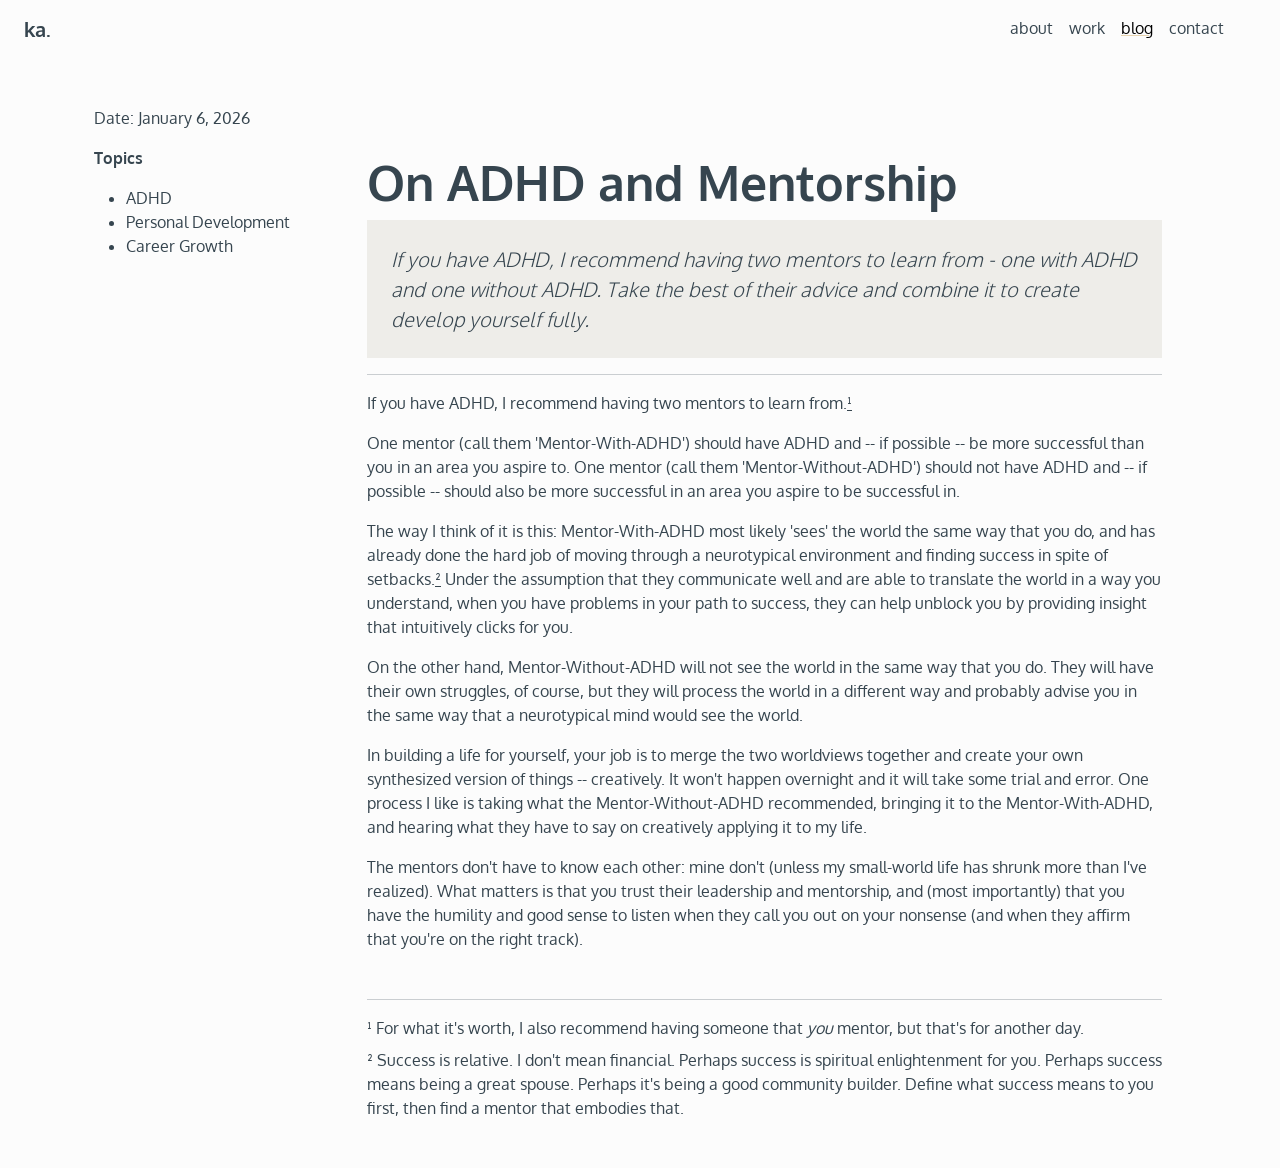
<file: blog/double-the-mentors.html>
<!DOCTYPE html>
<html lang="en">

<head>
    <meta charset="utf-8">
    <!-- Google tag (gtag.js) -->
    <script async src="https://www.googletagmanager.com/gtag/js?id=G-5Z651HP9GJ"></script>
    <script>
        window.dataLayer = window.dataLayer || [];
        function gtag() { dataLayer.push(arguments); }
        gtag('js', new Date());

        gtag('config', 'G-5Z651HP9GJ');
    </script>
    <meta name="viewport" content="width=device-width, initial-scale=1.0"><!-- Bootstrap 5.0 -->
    <link crossorigin="anonymous" href="https://cdn.jsdelivr.net/npm/bootstrap@5.0.2/dist/css/bootstrap.min.css"
        integrity="sha384-EVSTQN3/azprG1Anm3QDgpJLIm9Nao0Yz1ztcQTwFspd3yD65VohhpuuCOmLASjC" rel="stylesheet" />
    <!-- Custom CSS -->
    <link href="/css/style.css" rel="stylesheet" />
    <!-- Favicons -->
    <link rel="icon" type="image/png" sizes="32x32" href="/img/favicon/favicon-32x32.png">
    <link rel="icon" type="image/png" sizes="16x16" href="/img/favicon/favicon-16x16.png">
    <link rel="apple-touch-icon" sizes="180x180" href="/img/favicon/apple-touch-icon.png">
    <link rel="manifest" href="/site.webmanifest">
    <title>On ADHD and Mentorship | Kobe Amoh | frontend developer and ux/ui designer</title>
</head>



<body>
    <!--Navigation-->
    <nav class="navbar navbar-expand-md navbar-light mb-4 px-4 pe-md-5">
        <a class="navbar-brand" id="homeicon" href="/"><strong>ka.</strong></a>
        <button class="navbar-toggler" type="button" data-bs-toggle="collapse" data-bs-target="#navbarCollapse"
            aria-controls="navbarCollapse" aria-expanded="false" aria-label="Toggle navigation">
            <span class="navbar-toggler-icon"></span>
        </button>
        <div class="collapse navbar-collapse justify-content-end" id="navbarCollapse">
            <ul class="navbar-nav mr-auto">
                <li class="nav-item">
                    <a class="nav-link" href="/about">about</a>
                </li>
                <li class="nav-item">
                    <a class="nav-link" href="/work">work</a>
                </li>
                <li class="nav-item">
                    <a class="nav-link active" href="/blog">blog</a>
                </li>
                <li class="nav-item">
                    <a class="nav-link" href="/contact">contact</a>
                </li>
            </ul>
        </div>
    </nav>
    <div class="container py-4 ps-4 pe-5">
        <div class="row mb-3">
            <div class="col-12 col-lg-3">
                <!-- Blog Post Metadata -->
                <aside>
                    <p>Date: January 6, 2026</p>
                    <p><strong>Topics</strong></p>
                    <ul>
                        <li>ADHD</li>
                        <li>Personal Development</li>
                        <li>Career Growth</li>
                    </ul>
                </aside>
            </div>
            <div class="col-12 col-lg-9">
                <!-- Blog Post -->
                <h1 class="pt-5 fw-bolder display-5">On ADHD and Mentorship</h1>

                <p class="lead fs-5 fst-italic bg-takeaways">If you have ADHD, I recommend having two mentors to learn
                    from - one with ADHD and one without ADHD. Take the best of their advice and combine it to create
                    develop yourself fully.
                </p>
                <hr />
                <section class="mb-3">
                    <p>If you have ADHD, I recommend having two mentors to learn from.<a href="#note-1">&sup1;</a></p>
                    <p>One mentor (call them 'Mentor-With-ADHD') should have ADHD and -- if possible -- be more
                        successful than you in an area you
                        aspire to. One mentor (call them 'Mentor-Without-ADHD') should not have ADHD and -- if possible
                        -- should also be more successful
                        in an area you aspire to be successful in.
                    </p>
                    <p>The way I think of it is this: Mentor-With-ADHD most likely 'sees' the world the same way that
                        you do, and has already done the hard job of moving through a neurotypical environment and
                        finding success in spite of setbacks.<a href="#note-2">&sup2;</a> Under the assumption that they
                        communicate well and are able to
                        translate the world in a way you understand, when you have problems in your path
                        to success, they can help unblock you by providing insight that intuitively clicks for you.
                    </p>
                    <p>On the other hand, Mentor-Without-ADHD will not see the world in the same way that you do. They
                        will
                        have their own struggles, of course, but they will process the world in a different way and
                        probably advise you in the same way that a neurotypical mind would see the world.</p>
                    <p>In building a life for yourself, your job is to merge the two worldviews together and create your
                        own synthesized version of things -- creatively. It won't happen overnight and it will take some
                        trial and error. One process I like is taking what the Mentor-Without-ADHD recommended, bringing
                        it
                        to the Mentor-With-ADHD, and hearing what they have to say on creatively applying it to my life.
                    </p>
                    <p>The mentors don't have to know each other: mine don't (unless my small-world life has shrunk more
                        than I've realized). What matters is that you trust their leadership and mentorship, and (most
                        importantly) that you have the humility and good sense to listen when they call you out on your
                        nonsense (and when they affirm that you're on the right track).</p>
                </section>
                <footer class="mt-5">
                    <hr />
                    <!-- Endnotes and cheek go here -->
                    <p class="mb-2" id="note-1">&#185; For what it's worth, I also recommend having someone that
                        <em>you</em> mentor, but that's for another day.
                    </p>
                    <p class="mb-2" id="note-2">&#178; Success is relative. I don't mean financial. Perhaps success is
                        spiritual enlightenment for you. Perhaps success means being a great spouse. Perhaps it's being
                        a good community builder. Define what success means to you first, then find a mentor that
                        embodies that.</p>
                </footer>
            </div>
        </div>
    </div>
    <!-- Bootstrap JS -->
    <script src="https://cdn.jsdelivr.net/npm/bootstrap@5.0.2/dist/js/bootstrap.bundle.min.js"
        integrity="sha384-MrcW6ZMFYlzcLA8Nl+NtUVF0sA7MsXsP1UyJoMp4YLEuNSfAP+JcXn/tWtIaxVXM"
        crossorigin="anonymous"></script>
</body>

</html>
</file>
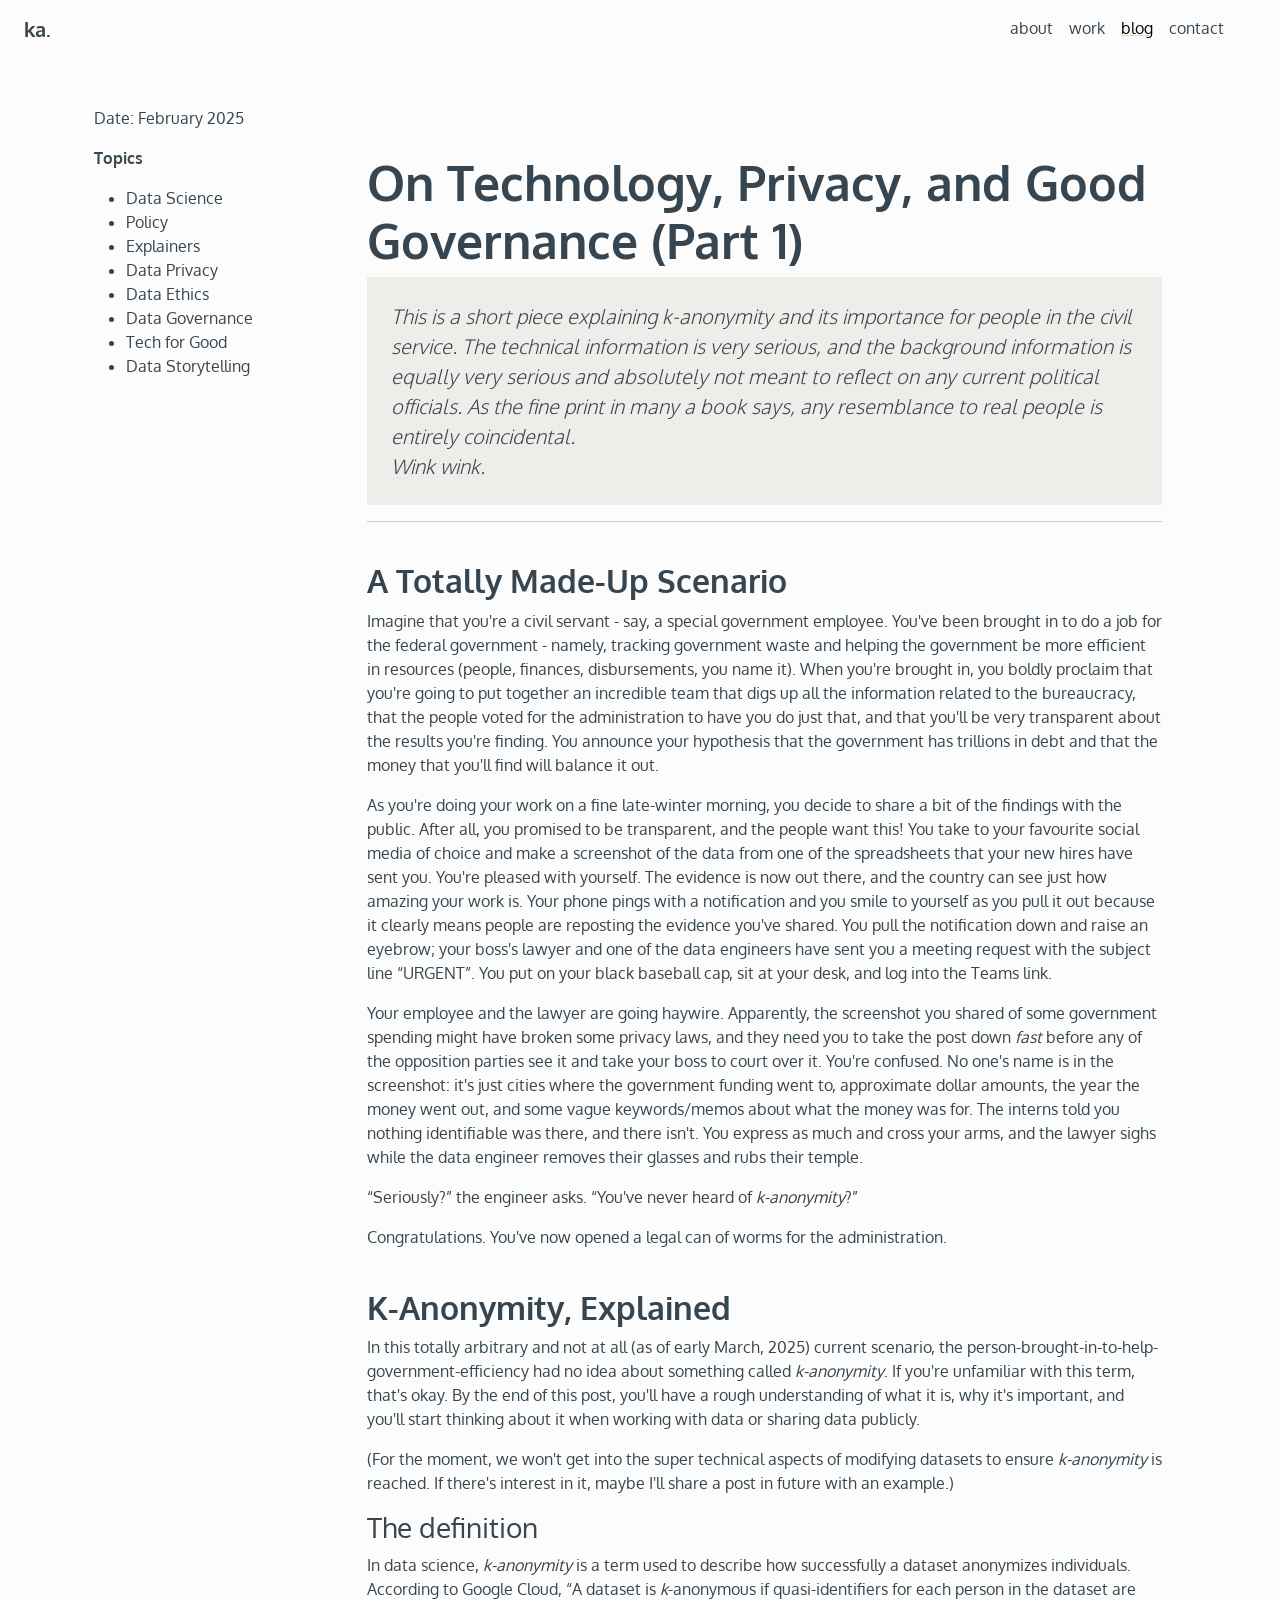
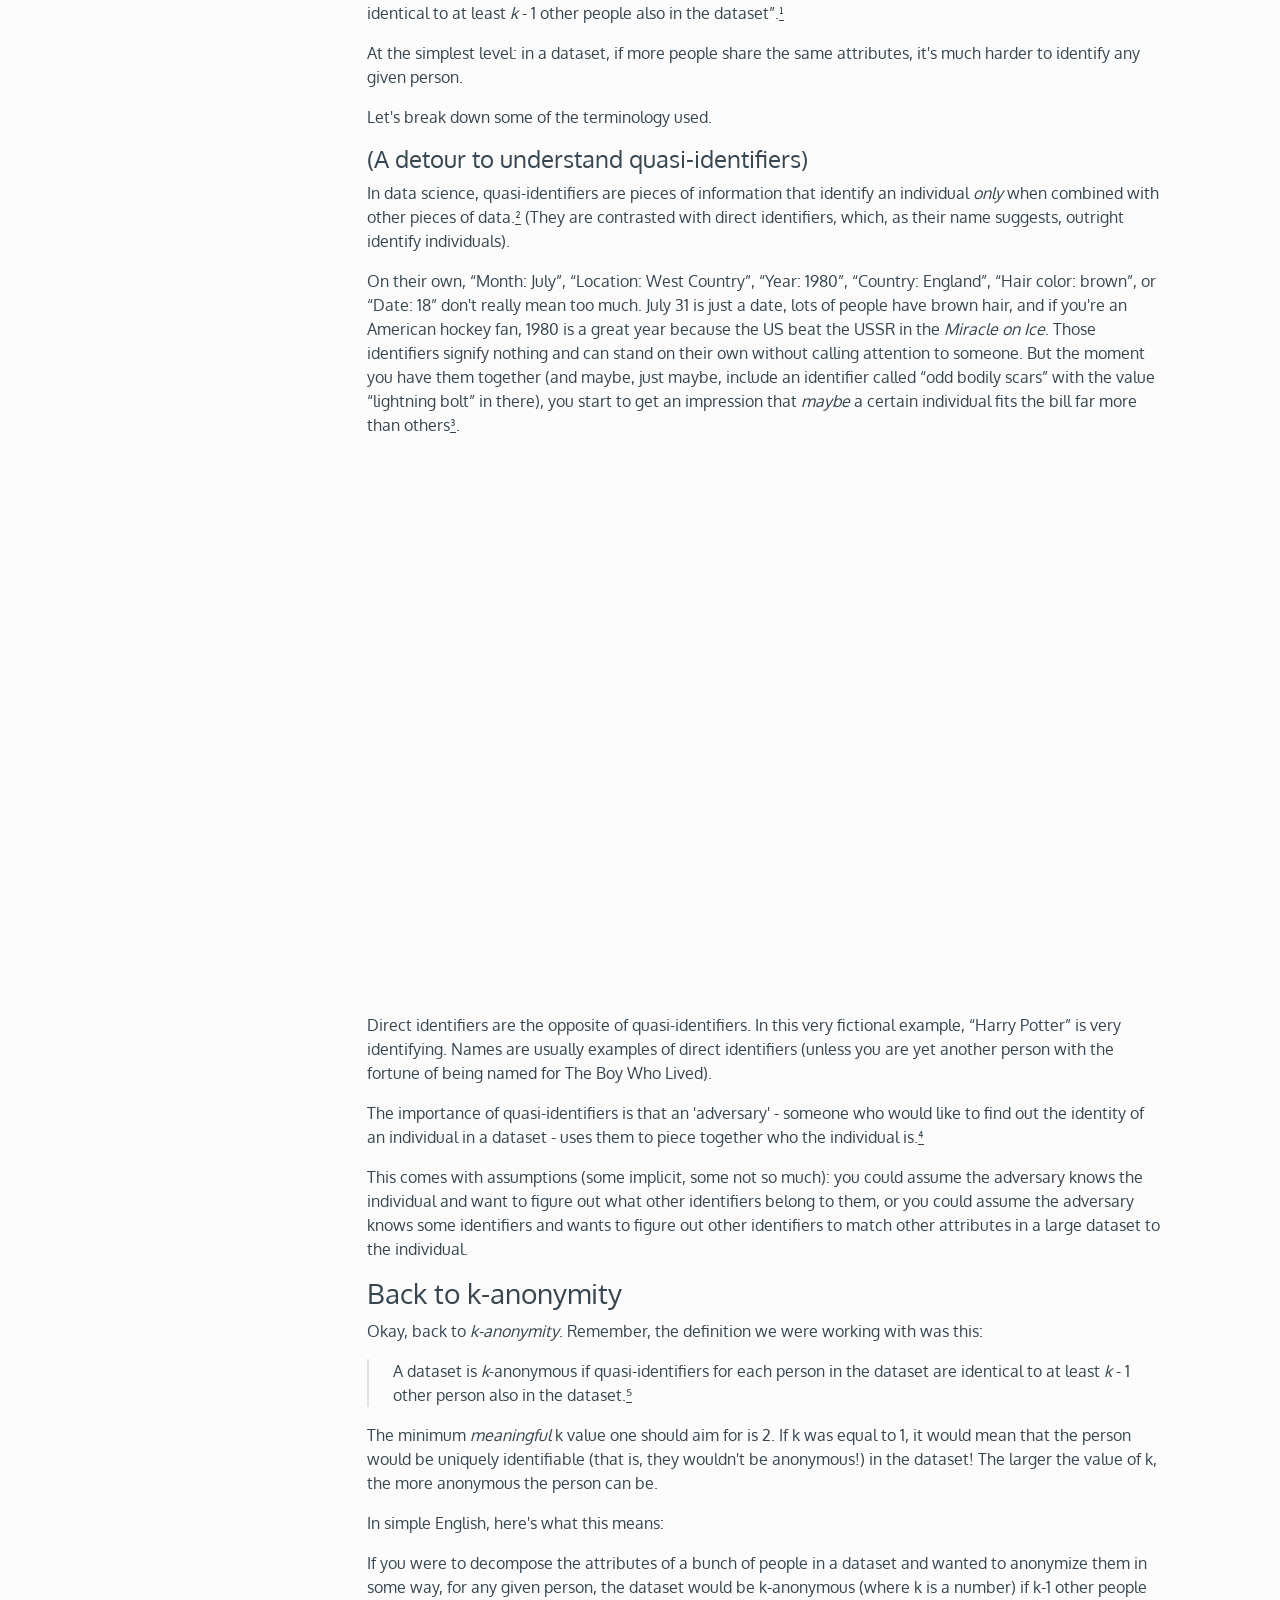
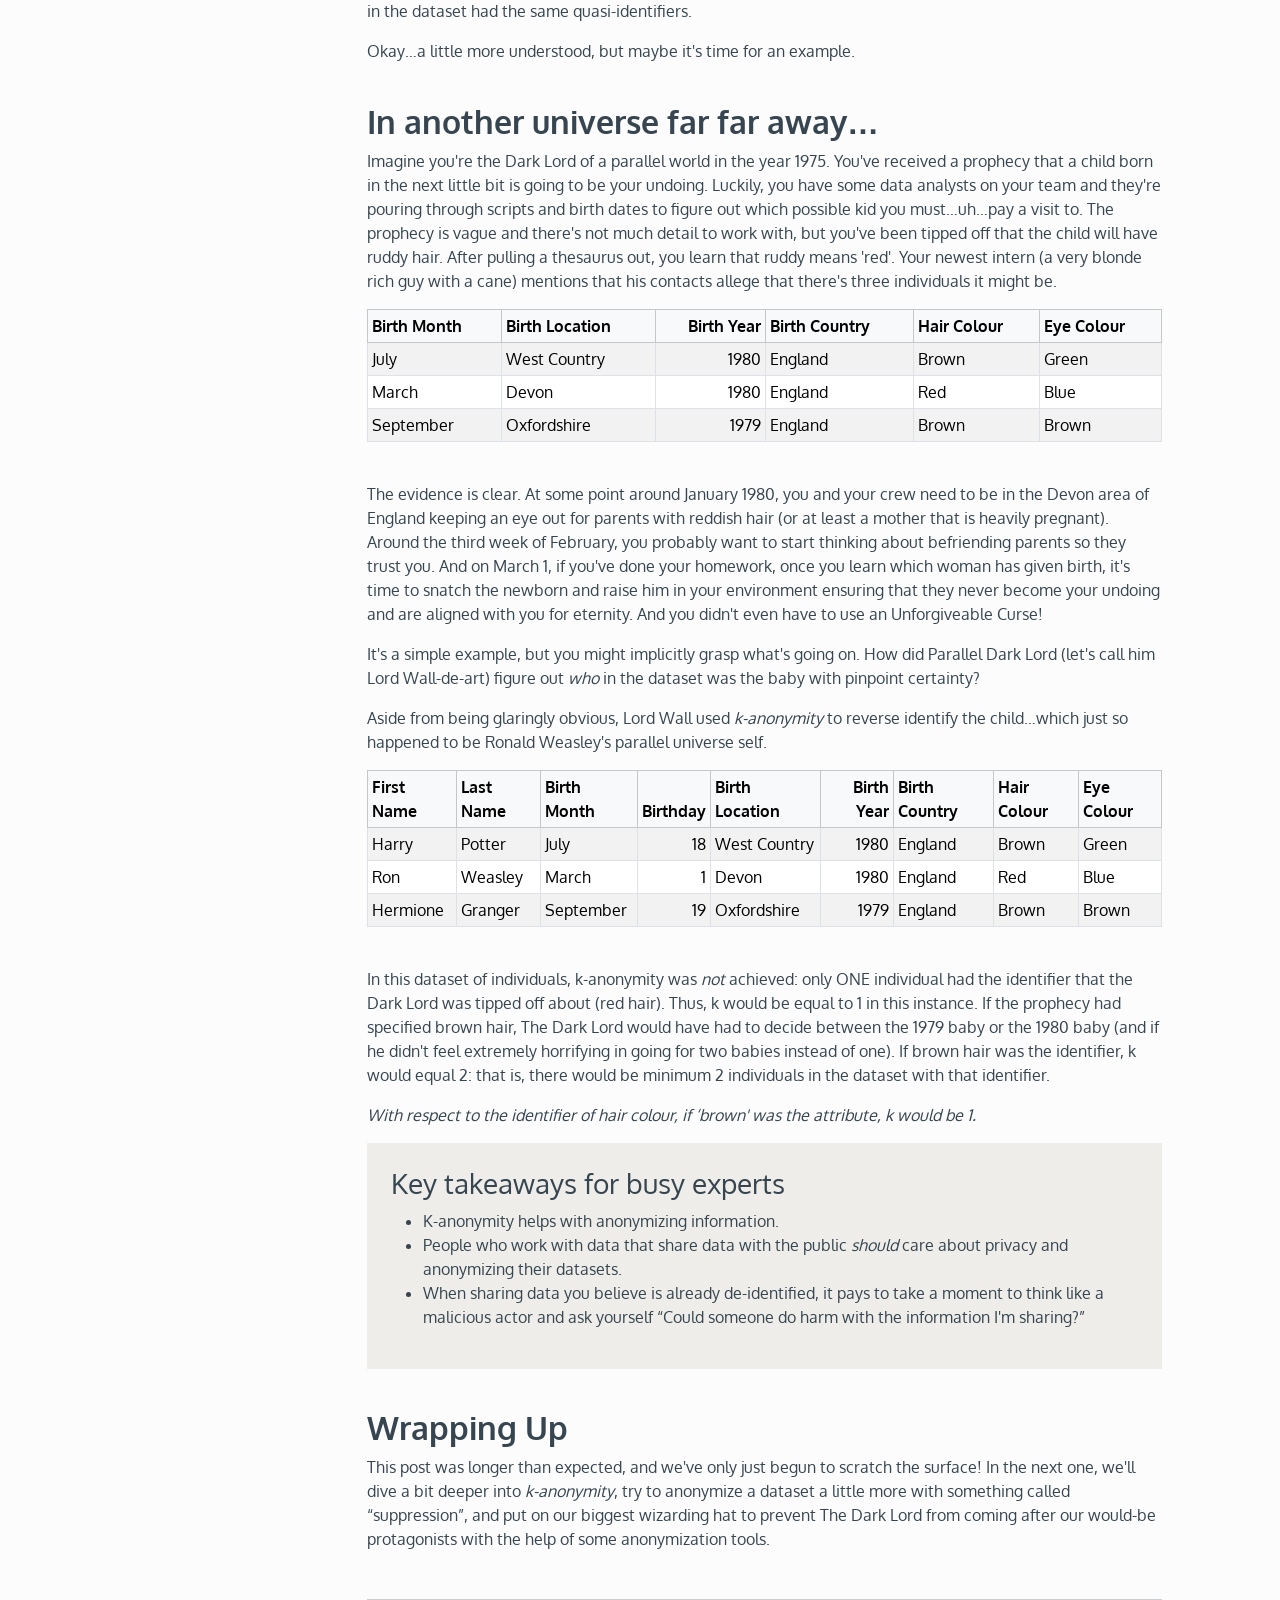
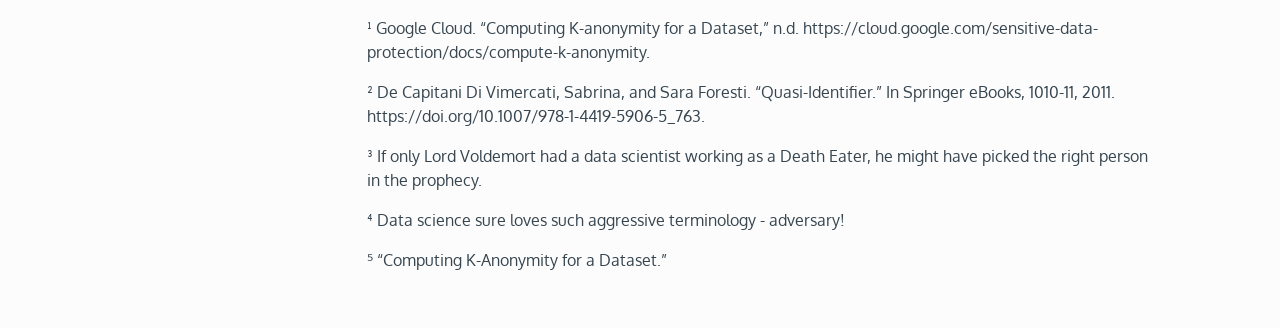
<file: blog/technology-privacy-good-governance.html>
<!DOCTYPE html>
<html lang="en">

<head>
  <meta charset="utf-8">
  <!-- Google tag (gtag.js) -->
  <script async src="https://www.googletagmanager.com/gtag/js?id=G-5Z651HP9GJ"></script>
  <script>
    window.dataLayer = window.dataLayer || [];
    function gtag() { dataLayer.push(arguments); }
    gtag('js', new Date());

    gtag('config', 'G-5Z651HP9GJ');
  </script>
  <meta name="viewport" content="width=device-width, initial-scale=1.0"><!-- Bootstrap 5.0 -->
  <link crossorigin="anonymous" href="https://cdn.jsdelivr.net/npm/bootstrap@5.0.2/dist/css/bootstrap.min.css"
    integrity="sha384-EVSTQN3/azprG1Anm3QDgpJLIm9Nao0Yz1ztcQTwFspd3yD65VohhpuuCOmLASjC" rel="stylesheet" />
  <!-- Custom CSS -->
  <link href="/css/style.css" rel="stylesheet" />
  <!-- Favicons -->
  <link rel="icon" type="image/png" sizes="32x32" href="/img/favicon/favicon-32x32.png">
  <link rel="icon" type="image/png" sizes="16x16" href="/img/favicon/favicon-16x16.png">
  <link rel="apple-touch-icon" sizes="180x180" href="/img/favicon/apple-touch-icon.png">
  <link rel="manifest" href="/site.webmanifest">
  <title>On Technology, Privacy, and Good Governance (Part 1) | Kobe Amoh | frontend developer and ux/ui designer
  </title>
</head>



<body>
  <!--Navigation-->
  <nav class="navbar navbar-expand-md navbar-light mb-4 px-4 pe-md-5">
    <a class="navbar-brand" id="homeicon" href="/"><strong>ka.</strong></a>
    <button class="navbar-toggler" type="button" data-bs-toggle="collapse" data-bs-target="#navbarCollapse"
      aria-controls="navbarCollapse" aria-expanded="false" aria-label="Toggle navigation">
      <span class="navbar-toggler-icon"></span>
    </button>
    <div class="collapse navbar-collapse justify-content-end" id="navbarCollapse">
      <ul class="navbar-nav mr-auto">
        <li class="nav-item">
          <a class="nav-link" href="/about">about</a>
        </li>
        <li class="nav-item">
          <a class="nav-link" href="/work">work</a>
        </li>
        <li class="nav-item">
          <a class="nav-link active" href="/blog">blog</a>
        </li>
        <li class="nav-item">
          <a class="nav-link" href="/contact">contact</a>
        </li>
      </ul>
    </div>
  </nav>
  <div class="container py-4 ps-4 pe-5">
    <div class="row mb-3">
      <div class="col-12 col-lg-3">
        <!-- Blog Post Metadata -->
        <aside>
          <p>Date: February 2025</p>
          <p><strong>Topics</strong></p>
          <ul>
            <li>Data Science</li>
            <li>Policy</li>
            <li>Explainers</li>
            <li>Data Privacy</li>
            <li>Data Ethics</li>
            <li>Data Governance</li>
            <li>Tech for Good</li>
            <li>Data Storytelling</li>
          </ul>
        </aside>
      </div>
      <div class="col-12 col-lg-9">
        <!-- Blog Post -->
        <h1 class="pt-5 fw-bolder display-5">On Technology, Privacy, and Good Governance (Part 1)</h1>

        <p class="lead fs-5 fst-italic bg-takeaways">This is a short piece explaining k-anonymity and its importance for
          people in the
          civil service. The technical information is very serious, and the background information is equally
          very serious and absolutely not meant to reflect on any current political officials. As the fine
          print in many a book says, any resemblance to real people is entirely coincidental.
          <br />Wink wink.
        </p>
        <hr />
        <section class="mb-3">
          <h2 class="blog-heading fw-bold">A Totally Made-Up Scenario</h2>
          <p>Imagine that you're a civil servant - say, a special government employee. You've been brought in
            to do a job for the federal government - namely, tracking government waste and helping the
            government be more efficient in resources (people, finances, disbursements, you name it). When
            you're brought in, you boldly proclaim that you're going to put together an incredible team that
            digs up all the information related to the bureaucracy, that the people voted for the
            administration to have you do just that, and that you'll be very transparent about the results
            you're finding. You announce your hypothesis that the government has trillions in debt and that
            the money that you'll find will balance it out.</p>


          <p>As you're doing your work on a fine late-winter morning, you decide to share a bit of the
            findings with the public. After all, you promised to be transparent, and the people want this!
            You take to your favourite social media of choice and make a screenshot of the data from one of
            the spreadsheets that your new hires have sent you. You're pleased with yourself. The evidence
            is now out there, and the country can see just how amazing your work is. Your phone pings with a
            notification and you smile to yourself as you pull it out because it clearly means people are
            reposting the evidence you've shared. You pull the notification down and raise an eyebrow; your
            boss's lawyer and one of the data engineers have sent you a meeting request with the subject
            line “URGENT”. You put on your black baseball cap, sit at your desk, and log into the Teams
            link.</p>
          <p>Your employee and the lawyer are going haywire. Apparently, the screenshot you shared of some
            government spending might have broken some privacy laws, and they need you to take the post down
            <em>fast</em> before any of the opposition parties see it and take your boss to court over it.
            You're confused. No one's name is in the screenshot: it's just cities where the government
            funding went to, approximate dollar amounts, the year the money went out, and some vague
            keywords/memos about what the money was for. The interns told you nothing identifiable was
            there, and there isn't. You express as much and cross your arms, and the lawyer sighs while the
            data engineer removes their glasses and rubs their temple.
          </p>
          <p>“Seriously?” the engineer asks. “You've never heard of <em>k-anonymity</em>?”</p>
          <p>Congratulations. You've now opened a legal can of worms for the administration.</p>
        </section>

        <section>
          <h2 class="blog-heading fw-bold">K-Anonymity, Explained</h2>
          <p>In this totally arbitrary and not at all (as of early March, 2025) current scenario, the
            person-brought-in-to-help-government-efficiency had no idea about something called
            <em>k-anonymity</em>. If you're unfamiliar with this term, that's okay. By the end of this post,
            you'll have a rough understanding of what it is, why it's important, and you'll start thinking
            about it when working with data or sharing data publicly.
          </p>
          <p>(For the moment, we won't get into the super technical aspects of modifying datasets to ensure
            <em>k-anonymity</em> is reached. If there's interest in it, maybe I'll share a post in future
            with an example.)
          </p>
          <h3>The definition</h3>
          <p>In data science, <em>k-anonymity</em> is a term used to describe how successfully a dataset
            anonymizes individuals. According to Google Cloud, “A dataset is <em>k</em>-anonymous if
            quasi-identifiers for each person in the dataset are identical to at least <em>k</em> - 1 other
            people also in the dataset”.<a href="#note-1">&sup1;</a></p>
          <p>At the simplest level: in a dataset, if more people share the same attributes, it's much harder
            to identify any given person.</p>
          <p>Let's break down some of the terminology used.</p>
        </section>

        <section>
          <h4>(A detour to understand quasi-identifiers)</h4>
          <p>In data science, quasi-identifiers are pieces of information that identify an individual
            <em>only</em> when combined with other pieces of data.<a href="#note-2">&sup2;</a> (They are
            contrasted with direct identifiers, which, as their name suggests, outright identify
            individuals).
          </p>
          <p>On their own, “Month: July”, “Location: West Country”, “Year: 1980”, “Country: England”, “Hair
            color: brown”, or “Date: 18” don't really mean too much. July 31 is just a date, lots of people
            have brown hair, and if you're an American hockey fan, 1980 is a great year because the US beat
            the USSR in the <em>Miracle on Ice</em>. Those identifiers signify nothing and can stand on
            their own without calling attention to someone. But the moment you have them together (and
            maybe, just maybe, include an identifier called “odd bodily scars” with the value “lightning
            bolt” in there), you start to get an impression that <em>maybe</em> a certain individual fits
            the bill far more than others<a href="#note-3">&sup3;</a>.</p>

          <div class="d-flex align-items-center justify-content-center my-5"><iframe
              src="https://giphy.com/embed/jncb7lHMdHkmdBrUQ2" width="480" height="480" frameborder="0"
              class="giphy-embed ratio ratio-16x9" allowfullscreen></iframe>
            <p><a href="https://giphy.com/gifs/SkyTV-amazing-harry-potter-brilliant-jncb7lHMdHkmdBrUQ2"></a></p>
          </div>

          <p>Direct identifiers are the opposite of quasi-identifiers. In this very fictional example, “Harry
            Potter” is very identifying. Names are usually examples of direct identifiers (unless you are
            yet another person with the fortune of being named for The Boy Who Lived).</p>
          <p>The importance of quasi-identifiers is that an 'adversary' - someone who would like to find
            out the identity of an individual in a dataset - uses them to piece together who the individual
            is.<a href="#note-4">&#8308;</a></p>
          <p>This comes with assumptions (some implicit, some not so much): you could assume the adversary
            knows the individual and want to figure out what other identifiers belong to them, or you could
            assume the adversary knows some identifiers and wants to figure out other identifiers to match
            other attributes in a large dataset to the individual.</p>
        </section>
        <section>
          <h3>Back to k-anonymity</h3>
          <p>Okay, back to <em>k-anonymity</em>. Remember, the definition we were working with was this:</p>
          <p class="ps-4 border-start border-2">A dataset is <em>k</em>-anonymous if quasi-identifiers for
            each person in the dataset are
            identical to at least <em>k</em> - 1 other person also in the dataset.<a href="#note-5">&#8309;</a>
          </p>
          <p>The minimum <em>meaningful </em>k value one should aim for is 2. If k was equal to 1, it would
            mean that the person would be uniquely identifiable (that is, they wouldn't be anonymous!) in
            the dataset! The larger the value of k, the more anonymous the person can be.</p>
          <p>In simple English, here's what this means:</p>
          <p>If you were to decompose the attributes of a bunch of people in a dataset and wanted to anonymize
            them in some way, for any given person, the dataset would be k-anonymous (where k is a number)
            if k-1 other people in the dataset had the same quasi-identifiers.</p>
          <p>Okay…a little more understood, but maybe it's time for an example.</p>
        </section>
        <section>
          <h2 class="blog-heading fw-bold">In another universe far far away…</h2>
          <p>Imagine you're the Dark Lord of a parallel world in the year 1975. You've received a prophecy
            that a child born in the next little bit is going to be your undoing. Luckily, you have some
            data analysts on your team and they're pouring through scripts and birth dates to figure out
            which possible kid you must…uh…pay a visit to. The prophecy is vague and there's not much detail
            to work with, but you've been tipped off that the child will have ruddy hair. After pulling a
            thesaurus out, you learn that ruddy means 'red'. Your newest intern (a very blonde rich guy with
            a cane) mentions that his contacts allege that there's three individuals it might be.</p>

          <!-- desktop table -->
          <div class="table-responsive mb-4">
            <table class="table table-bordered table-striped table-sm align-middle">
              <thead class="table-light">
                <tr>
                  <th class="text-start">Birth Month</th>
                  <th class="text-start">Birth Location</th>
                  <th class="text-end">Birth Year</th>
                  <th class="text-start">Birth Country</th>
                  <th class="text-start">Hair Colour</th>
                  <th class="text-start">Eye Colour</th>
                </tr>
              </thead>
              <tbody>
                <tr>
                  <td>July</td>
                  <td>West Country</td>
                  <td class="text-end">1980</td>
                  <td>England</td>
                  <td>Brown</td>
                  <td>Green</td>
                </tr>
                <tr>
                  <td>March</td>
                  <td>Devon</td>
                  <td class="text-end">1980</td>
                  <td>England</td>
                  <td>Red</td>
                  <td>Blue</td>
                </tr>
                <tr>
                  <td>September</td>
                  <td>Oxfordshire</td>
                  <td class="text-end">1979</td>
                  <td>England</td>
                  <td>Brown</td>
                  <td>Brown</td>
                </tr>
              </tbody>
            </table>
          </div>

          <!-- mobile table
                        <div class="d-block d-md-none mb-4">
                            <div class="row g-3">
                              <div class="col-12">
                                <div class="border rounded p-3">
                                  <p><strong>Birth Month:</strong> July</p>
                                  <p><strong>Birth Location:</strong> West Country</p>
                                  <p><strong>Birth Year:</strong> 1980</p>
                                  <p><strong>Birth Country:</strong> England</p>
                                  <p><strong>Hair Colour:</strong> Brown</p>
                                  <p><strong>Eye Colour:</strong> Green</p>
                                </div>
                              </div>
                              <div class="col-12">
                                <div class="border rounded p-3">
                                  <p><strong>Birth Month:</strong> March</p>
                                  <p><strong>Birth Location:</strong> Devon</p>
                                  <p><strong>Birth Year:</strong> 1980</p>
                                  <p><strong>Birth Country:</strong> England</p>
                                  <p><strong>Hair Colour:</strong> Red</p>
                                  <p><strong>Eye Colour:</strong> Blue</p>
                                </div>
                              </div>
                              <div class="col-12">
                                <div class="border rounded p-3">
                                  <p><strong>Birth Month:</strong> September</p>
                                  <p><strong>Birth Location:</strong> Oxfordshire</p>
                                  <p><strong>Birth Year:</strong> 1979</p>
                                  <p><strong>Birth Country:</strong> England</p>
                                  <p><strong>Hair Colour:</strong> Brown</p>
                                  <p><strong>Eye Colour:</strong> Brown</p>
                                </div>
                              </div>
                            </div>
                          </div>  -->

          <p>The evidence is clear. At some point around January 1980, you and your crew need to be in the
            Devon area of England keeping an eye out for parents with reddish hair (or at least a mother
            that is heavily pregnant). Around the third week of February, you probably want to start
            thinking about befriending parents so they trust you. And on March 1, if you've done your
            homework, once you learn which woman has given birth, it's time to snatch the newborn and raise
            him in your environment ensuring that they never become your undoing and are aligned with you
            for eternity. And you didn't even have to use an Unforgiveable Curse!</p>

          <p>It's a simple example, but you might implicitly grasp what's going on. How did Parallel Dark Lord
            (let's call him Lord Wall-de-art) figure out <em>who</em> in the dataset was the baby with
            pinpoint certainty?</p>
          <p>Aside from being glaringly obvious, Lord Wall used <em>k-anonymity</em> to reverse identify the
            child…which just so happened to be Ronald Weasley's parallel universe self.</p>

          <!-- desktop table - unanonymized -->
          <div class="table-responsive mb-4">
            <table class="table table-bordered table-striped table-sm align-middle">
              <thead class="table-light">
                <tr>
                  <th class="text-start">First Name</th>
                  <th class="text-start">Last Name</th>
                  <th class="text-start">Birth Month</th>
                  <th class="text-end">Birthday</th>
                  <th class="text-start">Birth Location</th>
                  <th class="text-end">Birth Year</th>
                  <th class="text-start">Birth Country</th>
                  <th class="text-start">Hair Colour</th>
                  <th class="text-start">Eye Colour</th>
                </tr>
              </thead>
              <tbody>
                <tr>
                  <td>Harry</td>
                  <td>Potter</td>
                  <td>July</td>
                  <td class="text-end">18</td>
                  <td>West Country</td>
                  <td class="text-end">1980</td>
                  <td>England</td>
                  <td>Brown</td>
                  <td>Green</td>
                </tr>
                <tr>
                  <td>Ron</td>
                  <td>Weasley</td>
                  <td>March</td>
                  <td class="text-end">1</td>
                  <td>Devon</td>
                  <td class="text-end">1980</td>
                  <td>England</td>
                  <td>Red</td>
                  <td>Blue</td>
                </tr>
                <tr>
                  <td>Hermione</td>
                  <td>Granger</td>
                  <td>September</td>
                  <td class="text-end">19</td>
                  <td>Oxfordshire</td>
                  <td class="text-end">1979</td>
                  <td>England</td>
                  <td>Brown</td>
                  <td>Brown</td>
                </tr>
              </tbody>
            </table>
          </div>

          <!-- mobile table - unanonymized
                    <div class="d-block d-md-none mb-4">
                        <div class="row g-3">
                          <div class="col-12">
                            <div class="border rounded p-3">
                              <p><strong>First Name:</strong> Harry</p>
                              <p><strong>Last Name:</strong> Potter</p>
                              <p><strong>Birth Month:</strong> July</p>
                              <p><strong>Birthday:</strong> 18</p>
                              <p><strong>Birth Location:</strong> West Country</p>
                              <p><strong>Birth Year:</strong> 1980</p>
                              <p><strong>Birth Country:</strong> England</p>
                              <p><strong>Hair Colour:</strong> Brown</p>
                              <p><strong>Eye Colour:</strong> Green</p>
                            </div>
                          </div>
                          <div class="col-12">
                            <div class="border rounded p-3">
                              <p><strong>First Name:</strong> Ron</p>
                              <p><strong>Last Name:</strong> Weasley</p>
                              <p><strong>Birth Month:</strong> March</p>
                              <p><strong>Birthday:</strong> 1</p>
                              <p><strong>Birth Location:</strong> Devon</p>
                              <p><strong>Birth Year:</strong> 1980</p>
                              <p><strong>Birth Country:</strong> England</p>
                              <p><strong>Hair Colour:</strong> Red</p>
                              <p><strong>Eye Colour:</strong> Blue</p>
                            </div>
                          </div>
                          <div class="col-12">
                            <div class="border rounded p-3">
                              <p><strong>First Name:</strong> Hermione</p>
                              <p><strong>Last Name:</strong> Granger</p>
                              <p><strong>Birth Month:</strong> September</p>
                              <p><strong>Birthday:</strong> 19</p>
                              <p><strong>Birth Location:</strong> Oxfordshire</p>
                              <p><strong>Birth Year:</strong> 1979</p>
                              <p><strong>Birth Country:</strong> England</p>
                              <p><strong>Hair Colour:</strong> Brown</p>
                              <p><strong>Eye Colour:</strong> Brown</p>
                            </div>
                          </div>
                        </div>
                      </div> -->

          <p>In this dataset of individuals, k-anonymity was <em>not</em> achieved: only ONE individual had
            the identifier that the Dark Lord was tipped off about (red hair). Thus, k would be equal to 1
            in this instance. If the prophecy had specified brown hair, The Dark Lord would have had to
            decide between the 1979 baby or the 1980 baby (and if he didn't feel extremely horrifying in
            going for two babies instead of one). If brown hair was the identifier, k would equal 2: that
            is, there would be minimum 2 individuals in the dataset with that identifier.</p>
          <p><em>With respect to the identifier of hair colour, if ‘brown' was the attribute, k would be
              1.</em>
          </p>
        </section>

        <section class="bg-takeaways mb-3">
          <h3>Key takeaways for busy experts</h3>
          <ul>
            <li>K-anonymity helps with anonymizing information.</li>
            <li>People who work with data that share data with the public <em>should</em> care about privacy
              and
              anonymizing their datasets.</li>
            <li>When sharing data you believe is already de-identified, it pays to take a moment to think like
              a
              malicious actor and ask yourself “Could someone do harm with the information I'm sharing?”</li>
          </ul>
        </section>
        <section>
          <h2 class="blog-heading fw-bold">Wrapping Up</h2>
          <p>This post was longer than expected, and we've only just begun to scratch the surface! In the next
            one, we'll dive a bit deeper into <em>k-anonymity</em>, try to anonymize a dataset a little more
            with something called “suppression”, and put on our biggest wizarding hat to prevent The Dark
            Lord from coming after our would-be protagonists with the help of some anonymization tools.</p>
        </section>
        <footer class="mt-5">
          <hr />
          <!-- Endnotes and cheek go here -->
          <p id="note-1">&#185; Google Cloud. “Computing K-anonymity for a Dataset,” n.d.
            https://cloud.google.com/sensitive-data-protection/docs/compute-k-anonymity.</p>
          <p id="note-2">&#178; De Capitani Di Vimercati, Sabrina, and Sara Foresti. “Quasi-Identifier.” In
            Springer eBooks, 1010-11, 2011. https://doi.org/10.1007/978-1-4419-5906-5_763.</p>
          <p id="note-3">&#179; If only Lord Voldemort had a data scientist working as a
            Death Eater, he might have picked the right person in the prophecy.</p>
          <p id="note-4">&#8308; Data science sure loves such aggressive terminology - adversary!</p>
          <p id="note-5">&#8309; “Computing K-Anonymity for a Dataset.”</p>
        </footer>
      </div>
    </div>
  </div>
  <!-- Bootstrap JS -->
  <script src="https://cdn.jsdelivr.net/npm/bootstrap@5.0.2/dist/js/bootstrap.bundle.min.js"
    integrity="sha384-MrcW6ZMFYlzcLA8Nl+NtUVF0sA7MsXsP1UyJoMp4YLEuNSfAP+JcXn/tWtIaxVXM"
    crossorigin="anonymous"></script>
</body>

</html>
</file>
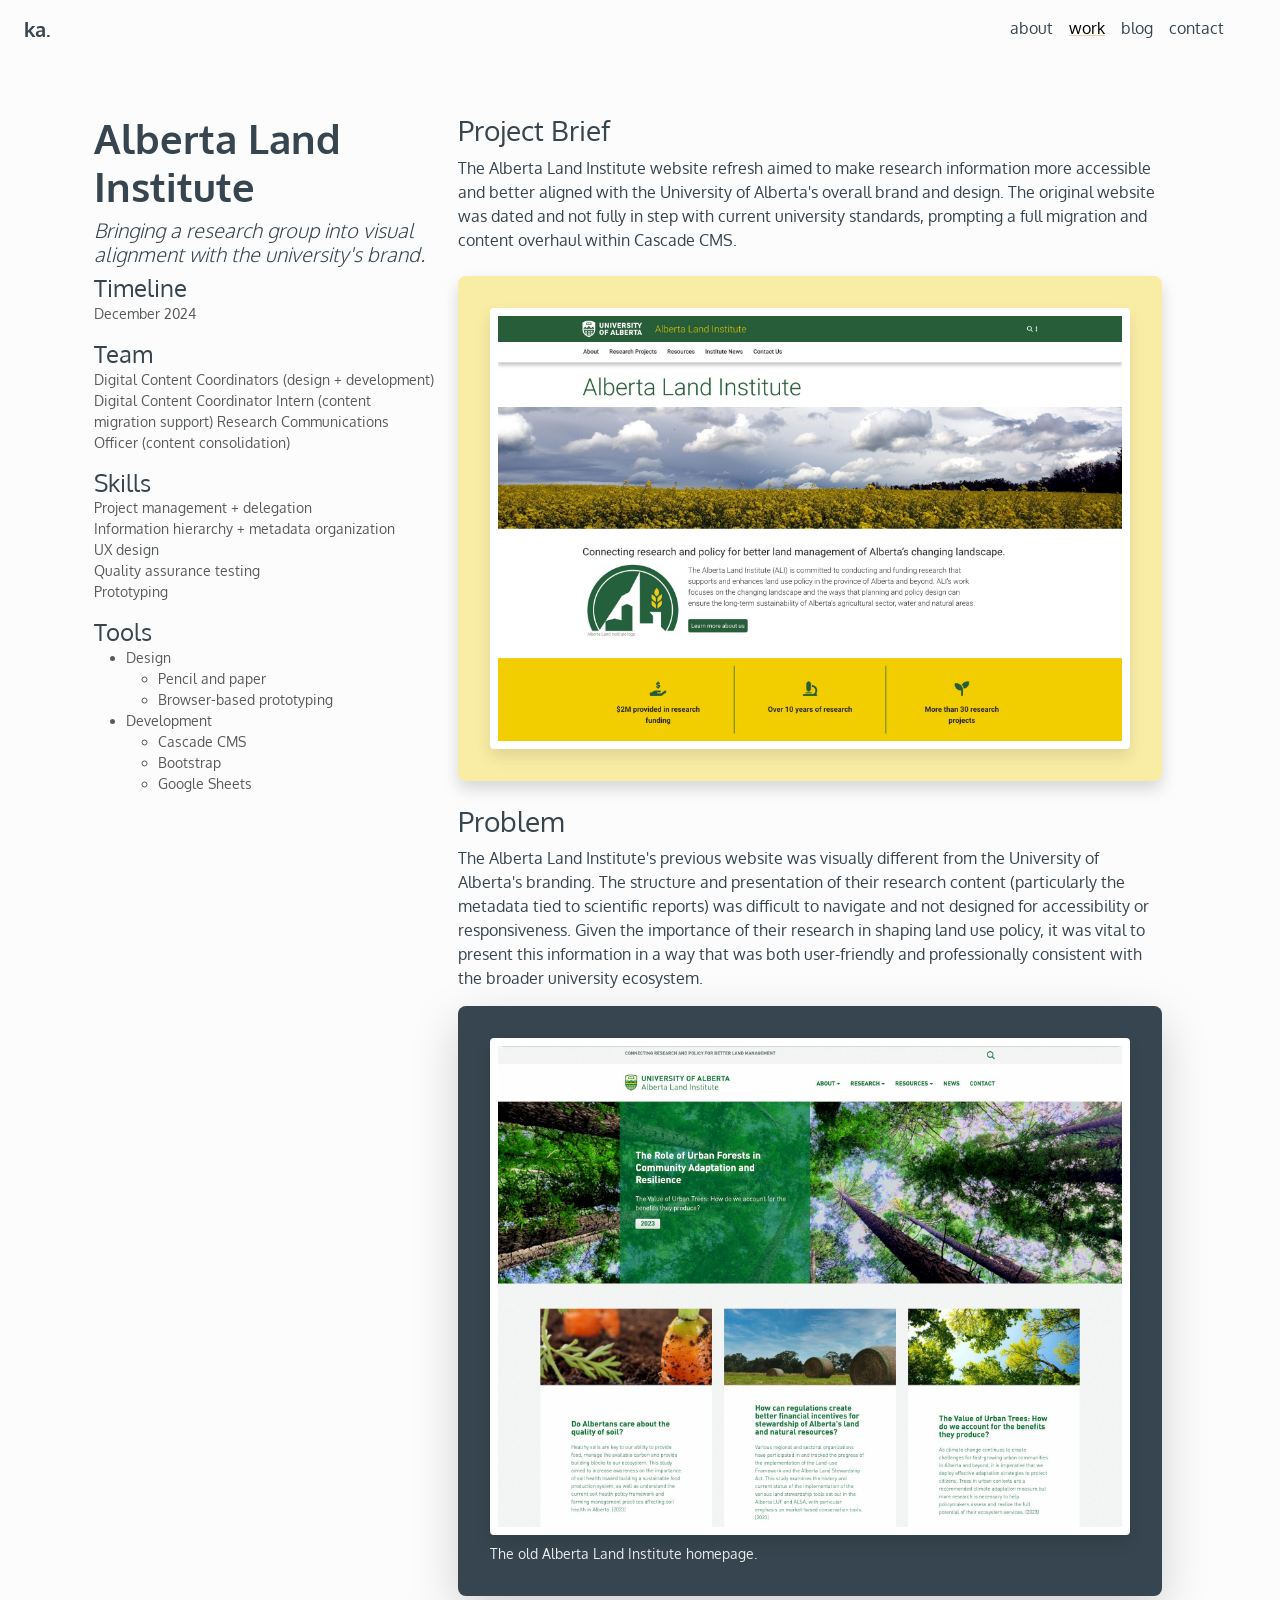
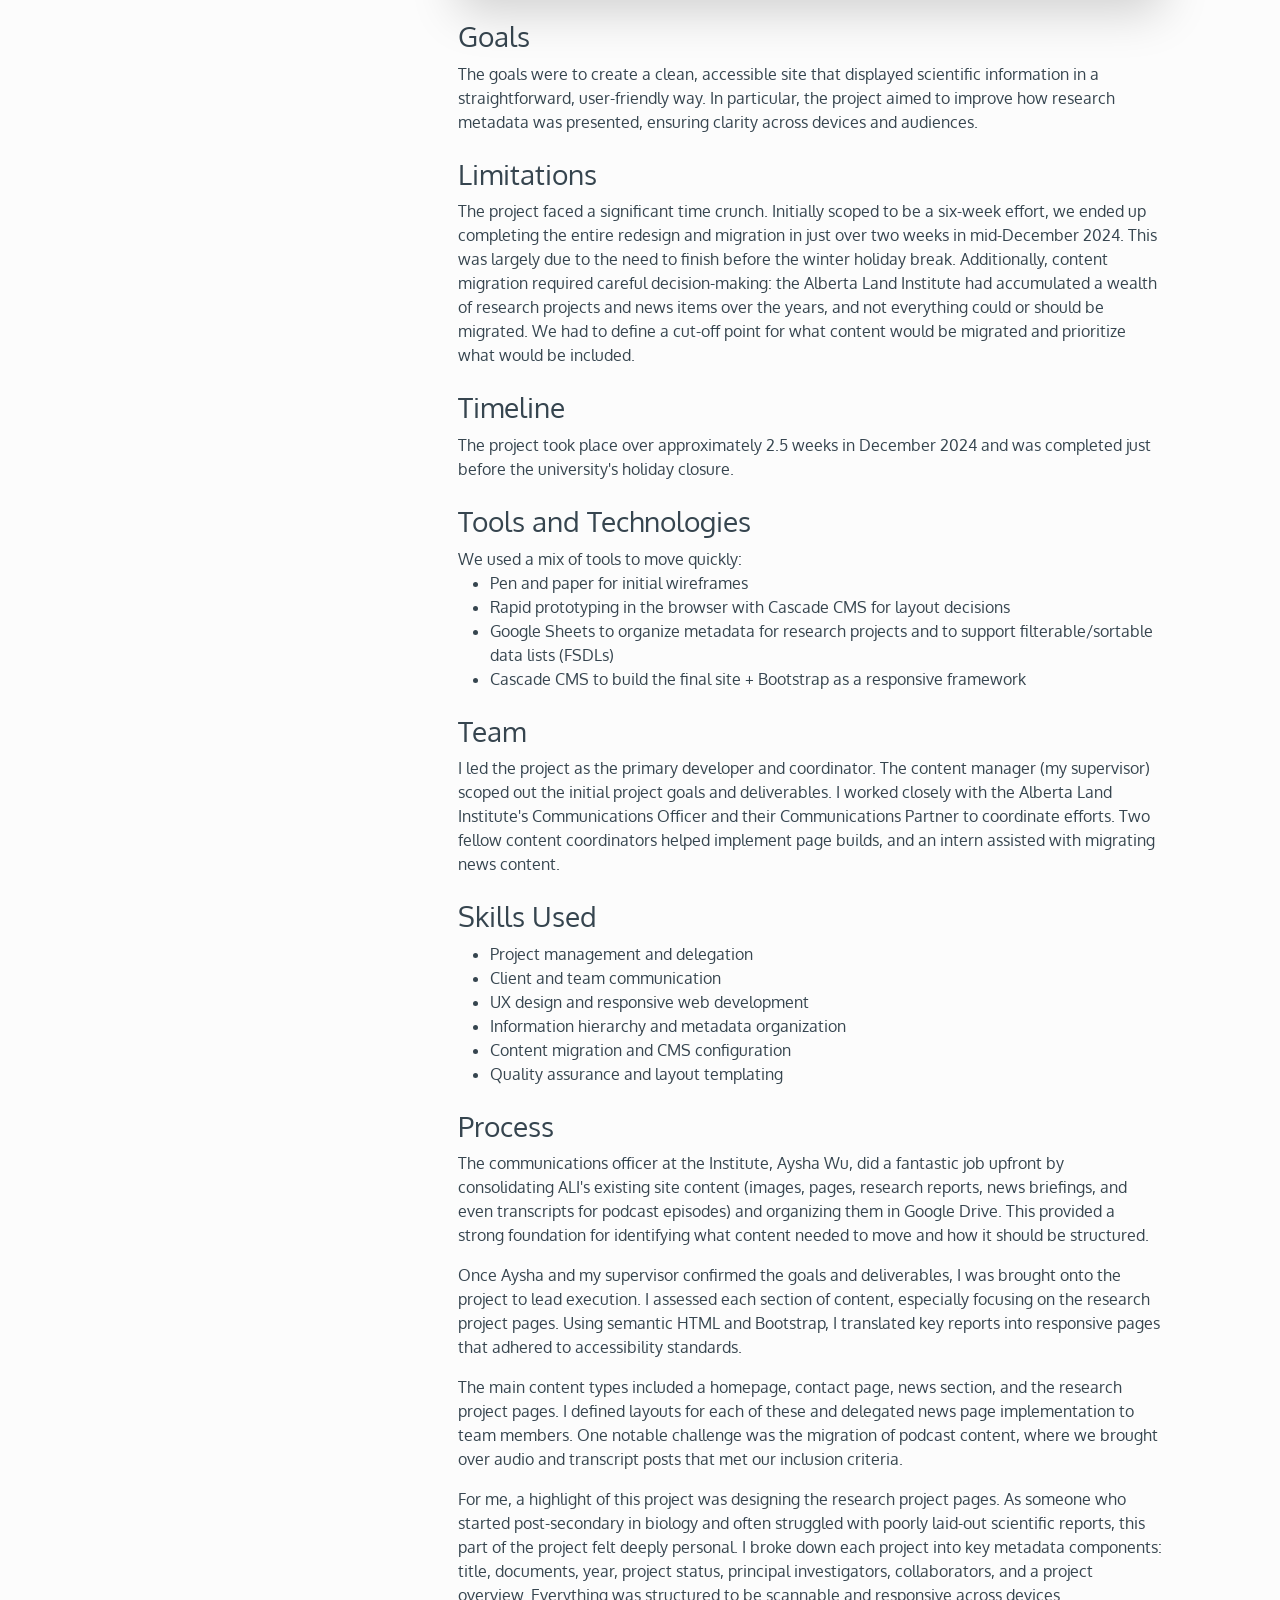
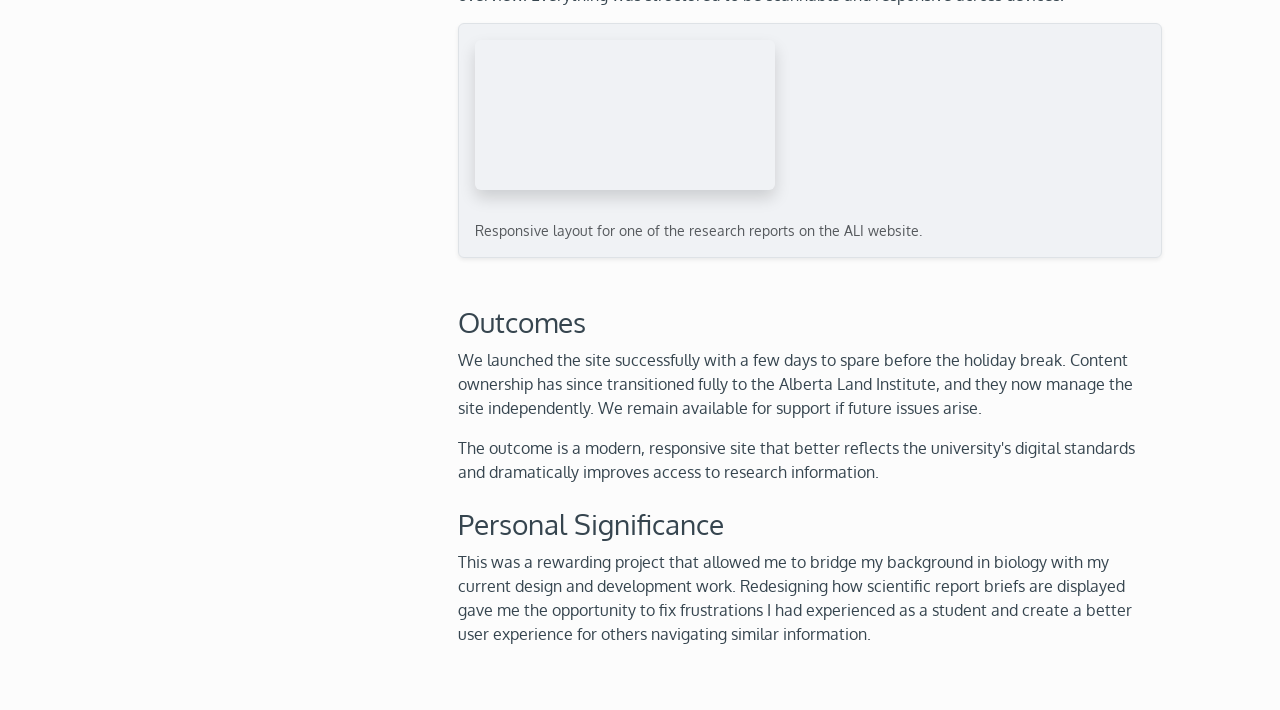
<file: work/alberta-land-institute.html>
<!DOCTYPE html>
<html lang="en">

<head>
    <meta charset="utf-8">
    <!-- Google tag (gtag.js) -->
    <script async src="https://www.googletagmanager.com/gtag/js?id=G-5Z651HP9GJ"></script>
    <script>
        window.dataLayer = window.dataLayer || [];
        function gtag() { dataLayer.push(arguments); }
        gtag('js', new Date());

        gtag('config', 'G-5Z651HP9GJ');
    </script>
    <meta name="viewport" content="width=device-width, initial-scale=1.0"><!-- Bootstrap 5.0 -->
    <link crossorigin="anonymous" href="https://cdn.jsdelivr.net/npm/bootstrap@5.0.2/dist/css/bootstrap.min.css"
        integrity="sha384-EVSTQN3/azprG1Anm3QDgpJLIm9Nao0Yz1ztcQTwFspd3yD65VohhpuuCOmLASjC" rel="stylesheet" />
    <!-- Custom CSS -->
    <link href="/css/style.css" rel="stylesheet" />
    <link href="https://unpkg.com/aos@2.3.1/dist/aos.css" rel="stylesheet">
    <!-- Favicons -->
    <link rel="icon" type="image/png" sizes="32x32" href="/img/favicon/favicon-32x32.png">
    <link rel="icon" type="image/png" sizes="16x16" href="/img/favicon/favicon-16x16.png">
    <link rel="apple-touch-icon" sizes="180x180" href="/img/favicon/apple-touch-icon.png">
    <link rel="manifest" href="/site.webmanifest">
    <title>Alberta Land Institute | Kobe Amoh | frontend developer and ux/ui designer</title>
</head>

<body>
    <!-- Navigation -->
    <nav class="navbar navbar-expand-md navbar-light mb-4 px-4 pe-md-5">
        <a class="navbar-brand" id="homeicon" href="/"><strong>ka.</strong></a>
        <button class="navbar-toggler" type="button" data-bs-toggle="collapse" data-bs-target="#navbarCollapse"
            aria-controls="navbarCollapse" aria-expanded="false" aria-label="Toggle navigation">
            <span class="navbar-toggler-icon"></span>
        </button>
        <div class="collapse navbar-collapse justify-content-end" id="navbarCollapse">
            <ul class="navbar-nav mr-auto">
                <li class="nav-item">
                    <a class="nav-link" href="/about">about</a>
                </li>
                <li class="nav-item">
                    <a class="nav-link active" href="/work">work</a>
                </li>
                <li class="nav-item">
                    <a class="nav-link" href="/blog">blog</a>
                </li>
                <li class="nav-item">
                    <a class="nav-link" href="/contact">contact</a>
                </li>
            </ul>
        </div>
    </nav>
    <!-- Body -->
    <div class="container py-4 ps-4 pe-5">
        <div class="row mb-3 pt-2">
            <div class="col-12 col-lg-4 sticky-metadata">
                <h1 class="fw-bolder display-6">Alberta Land Institute</h1>
                <h2 class="lead fs-5"><em>Bringing a research group into visual alignment with the university's
                        brand.</em></h2>
                <button class="btn btn-outline-secondary btn-sm d-block d-lg-none my-3" type="button"
                    data-bs-toggle="collapse" data-bs-target="#projectMetadata" aria-expanded="false"
                    aria-controls="projectMetadata">
                    View Project Details
                </button>
                <!-- Project Metadata -->
                <aside id="projectMetadata" class="mb-4 collapse d-lg-block">
                    <div>
                        <h2 class="fs-4 mb-0">Timeline</h2>
                        <p class="text-muted small">December 2024</p>
                        <h2 class="fs-4 mb-0">Team</h2>
                        <p class="text-muted small">Digital Content Coordinators (design + development)<br>
                            Digital Content Coordinator Intern (content migration support)
                            Research Communications Officer (content consolidation)<br>
                        </p>
                        <h2 class="fs-4 mb-0">Skills</h2>
                        <p class="text-muted small">
                            Project management + delegation<br>
                            Information hierarchy + metadata organization<br>
                            UX design<br>
                            Quality assurance testing<br>
                            Prototyping
                        </p>
                        <h2 class="fs-4 mb-0">Tools</h2>
                        <ul class="text-muted small">
                            <li>Design
                                <ul>
                                    <li>Pencil and paper</li>
                                    <li>Browser-based prototyping</li>
                                </ul>
                            </li>
                            <li>Development
                                <ul>
                                    <li>Cascade CMS</li>
                                    <li>Bootstrap</li>
                                    <li>Google Sheets</li>
                                </ul>
                            </li>
                        </ul>
                    </div>
                </aside>
            </div>
            <div class="col-12 col-lg-8">
                <section class="mb-4">
                    <h3>Project Brief</h3>
                    <p>The Alberta Land Institute website refresh aimed to make research information more accessible and
                        better aligned with the University of Alberta's overall brand and design. The original website
                        was dated and not fully in step with current university standards, prompting a full migration
                        and content overhaul within Cascade CMS.</p>
                    <figure class="hero-frame project-ali my-4 shadow" data-aos="fade-up" data-aos-delay="100"
                        data-aos-duration="1000">
                        <img src="/img/work/alberta-land-institute-homepage.jpg"
                            alt="Screenshot of the Alberta Land Institute landing page." class="img-fluid" />
                        <!-- <figcaption>
                          The Embedded Undergraduate Certificates landing page.
                        </figcaption> -->
                    </figure>
                </section>
                <section class="mb-4">
                    <h3>Problem</h3>
                    <p>The Alberta Land Institute's previous website was visually different from the University of
                        Alberta's branding. The structure and presentation of their research
                        content (particularly the metadata tied to scientific reports) was difficult to navigate and not
                        designed for accessibility or responsiveness. Given the importance of their research in shaping
                        land use policy, it was vital to present this information in a way that was both user-friendly
                        and professionally consistent with the broader university ecosystem.</p>
                    <figure class="hero-frame mt-3 mb-4 shadow-lg" data-aos="fade-up" data-aos-delay="400"
                        data-aos-duration="1000">
                        <img src="/img/work/alberta-land-institute-old-homepage.jpg"
                            alt="Screenshot of the old Alberta Land Institute landing page." class="img-fluid" />
                        <figcaption>
                            The old Alberta Land Institute homepage.
                        </figcaption>
                    </figure>
                </section>
                <section class="mb-4">
                    <h3>Goals</h3>
                    <p>The goals were to create a clean, accessible site that displayed scientific information in a
                        straightforward, user-friendly way. In particular, the project aimed to improve how research
                        metadata was presented, ensuring clarity across devices and audiences.</p>
                </section>
                <section class="mb-4">
                    <h3>Limitations</h3>
                    <p>The project faced a significant time crunch. Initially scoped to be a six-week effort, we ended
                        up completing the entire redesign and migration in just over two weeks in mid-December 2024.
                        This was largely due to the need to finish before the winter holiday break. Additionally,
                        content migration required careful decision-making: the Alberta Land Institute had accumulated a
                        wealth of research projects and news items over the years, and not everything could or should be
                        migrated. We had to define a cut-off point for what content would be migrated and prioritize
                        what would be included.</p>
                </section>
                <section class="mb-4">
                    <h3>Timeline</h3>
                    <p>The project took place over approximately 2.5 weeks in December 2024 and was completed just
                        before the university's holiday closure.</p>
                </section>
                <section class="mb-4">
                    <h3>Tools and Technologies</h3>
                    <p class="mb-lg-0">We used a mix of tools to move quickly:</p>
                    <ul>
                        <li>Pen and paper for initial wireframes</li>
                        <li>Rapid prototyping in the browser with Cascade CMS for layout decisions</li>
                        <li>Google Sheets to organize metadata for research projects and to support filterable/sortable
                            data lists (FSDLs)</li>
                        <li>Cascade CMS to build the final site + Bootstrap as a responsive framework</li>
                    </ul>
                </section>
                <section class="mb-4">
                    <h3>Team</h3>
                    <p>I led the project as the primary developer and coordinator. The content manager (my supervisor)
                        scoped out the initial project goals and deliverables. I worked closely with the Alberta Land
                        Institute's Communications Officer and their Communications Partner to coordinate efforts. Two
                        fellow content coordinators helped implement page builds, and an intern assisted with migrating
                        news content.</p>
                </section>
                <section class="mb-4">
                    <h3>Skills Used</h3>
                    <ul>
                        <li>Project management and delegation</li>
                        <li>Client and team communication</li>
                        <li>UX design and responsive web development</li>
                        <li>Information hierarchy and metadata organization</li>
                        <li>Content migration and CMS configuration</li>
                        <li>Quality assurance and layout templating</li>
                    </ul>
                </section>
                <section class="mb-4">
                    <h3>Process</h3>
                    <p>The communications officer at the Institute, Aysha Wu, did a fantastic job upfront by
                        consolidating ALI's existing site content (images, pages, research reports, news briefings, and
                        even transcripts for podcast episodes) and organizing them in Google Drive. This provided a
                        strong foundation for identifying what content needed to move and how it should be structured.
                    </p>
                    <p>Once Aysha and my supervisor confirmed the goals and deliverables, I was brought onto the project
                        to lead execution. I assessed each section of content, especially focusing on the research
                        project pages. Using semantic HTML and Bootstrap, I translated key reports into responsive pages
                        that adhered to accessibility standards.</p>
                    <p>The main content types included a homepage, contact page, news section, and the research project
                        pages. I defined layouts for each of these and delegated news page implementation to team
                        members. One notable challenge was the migration of podcast content, where we brought over audio
                        and transcript posts that met our inclusion criteria.</p>
                    <p>For me, a highlight of this project was designing the research project pages. As someone who
                        started post-secondary in biology and often struggled with poorly laid-out scientific reports,
                        this part of the project felt deeply personal. I broke down each project into key metadata
                        components: title, documents, year, project status, principal investigators, collaborators, and
                        a project overview. Everything was structured to be scannable and responsive across devices.</p>
                    <div class="g-3 mb-5">
                        <div class="">
                            <figure class="p-3 rounded shadow-sm outcome-frame h-100 mt-3 mb-4" data-aos="zoom-in"
                                data-aos-delay="600" data-aos-duration="800">
                                <video autoplay loop muted playsinline data-aos="zoom-in"
                                    class="img-fluid rounded shadow mb-3">
                                    <source src="/img/work/ali-responsive-reports.mp4" type="video/mp4">
                                    Your browser does not support the video tag.
                                </video>
                                <figcaption class="text-muted small mt-2">
                                    Responsive layout for one of the research reports on the ALI website.
                                </figcaption>
                            </figure>
                        </div>
                    </div>
                </section>
                <section class="mb-4">
                    <h3>Outcomes</h3>
                    <p>We launched the site successfully with a few days to spare before the holiday break. Content
                        ownership has since transitioned fully to the Alberta Land Institute, and they now manage the
                        site independently. We remain available for support if future issues arise.</p>
                    <p>The outcome is a modern, responsive site that better reflects the university's digital standards
                        and dramatically improves access to research information.</p>
                </section>
                <section class="mb-4">
                    <h3>Personal Significance</h3>
                    <p>This was a rewarding project that allowed me to bridge my background in biology with my current
                        design and development work. Redesigning how scientific report briefs are displayed gave me the
                        opportunity to fix frustrations I had experienced as a student and create a better user
                        experience for others navigating similar information.</p>
                </section>
            </div>
        </div>
    </div>
    <!-- AOS JS -->
    <script src="https://unpkg.com/aos@2.3.1/dist/aos.js"></script>
    <script>
        AOS.init({
            once: true
        });
    </script>
    <!-- Bootstrap JS -->
    <script src="https://cdn.jsdelivr.net/npm/bootstrap@5.0.2/dist/js/bootstrap.bundle.min.js"
        integrity="sha384-MrcW6ZMFYlzcLA8Nl+NtUVF0sA7MsXsP1UyJoMp4YLEuNSfAP+JcXn/tWtIaxVXM"
        crossorigin="anonymous"></script>
</body>

</html>
</file>
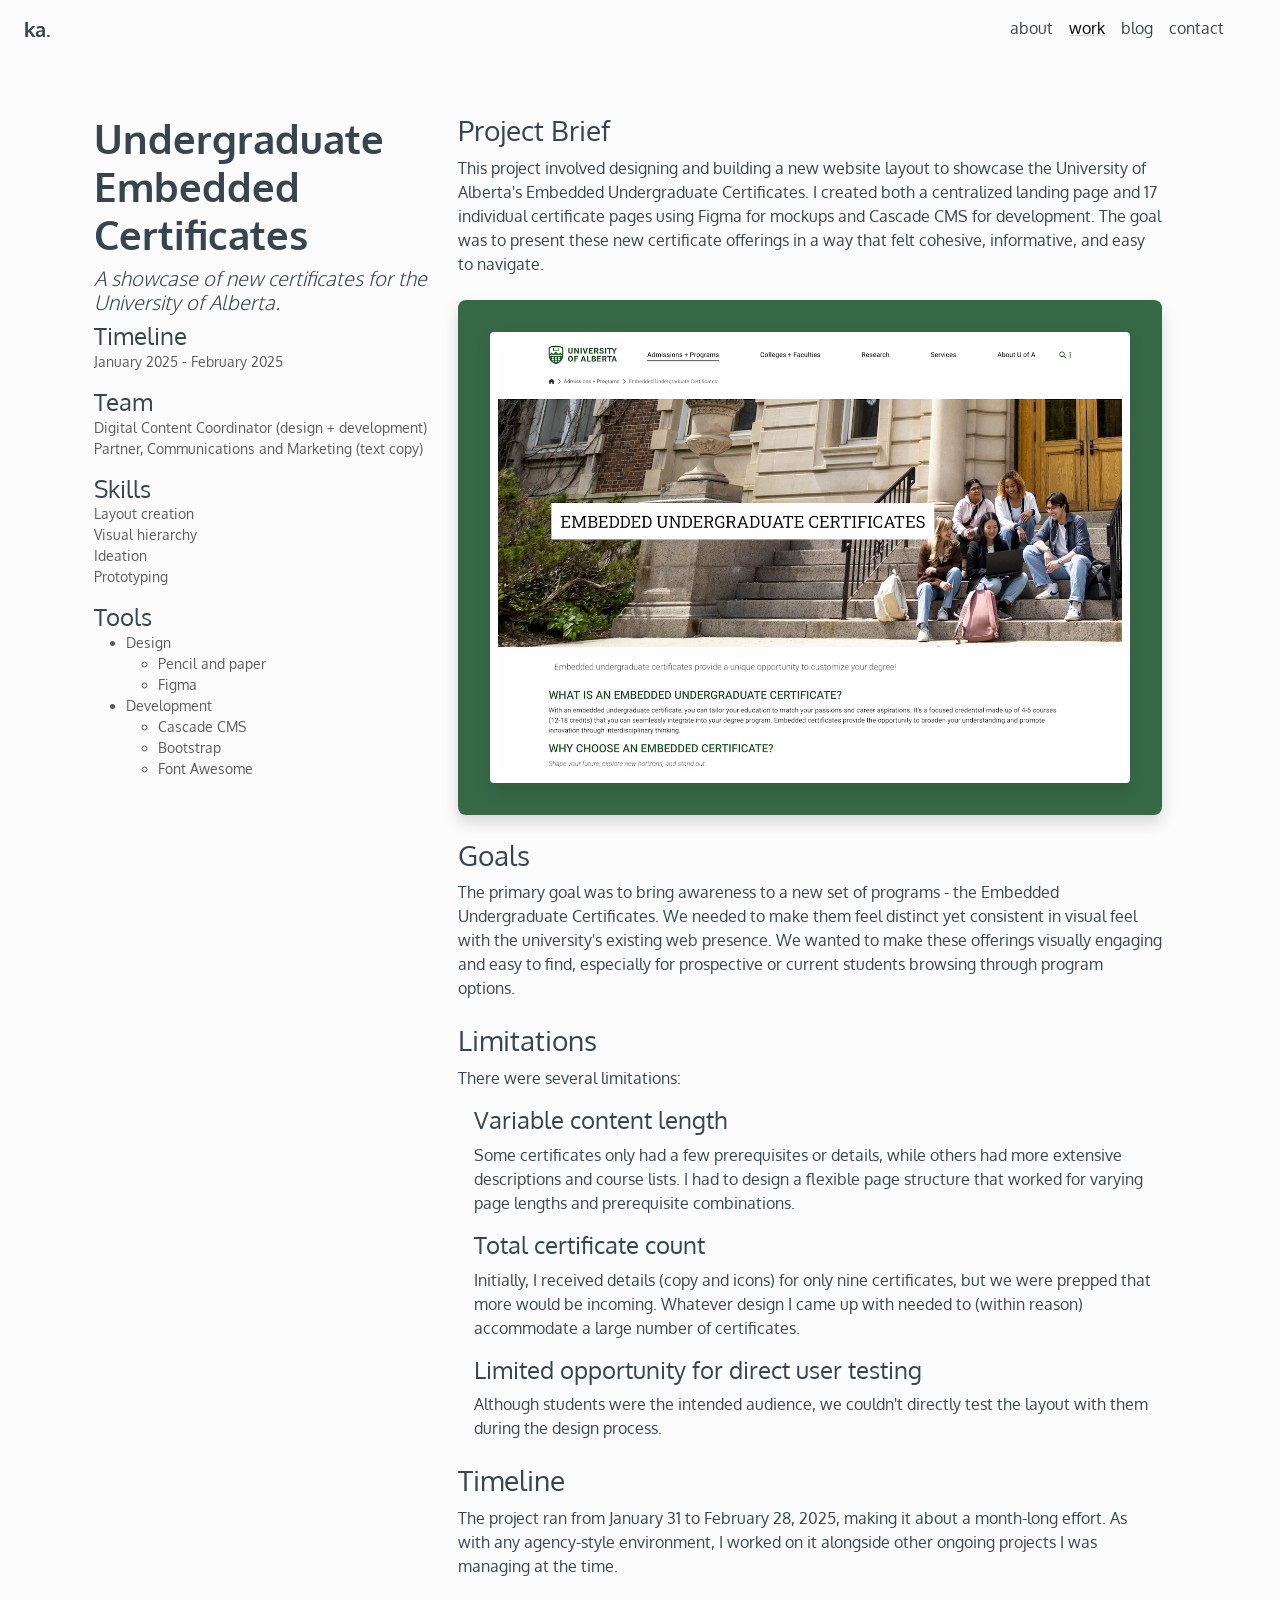
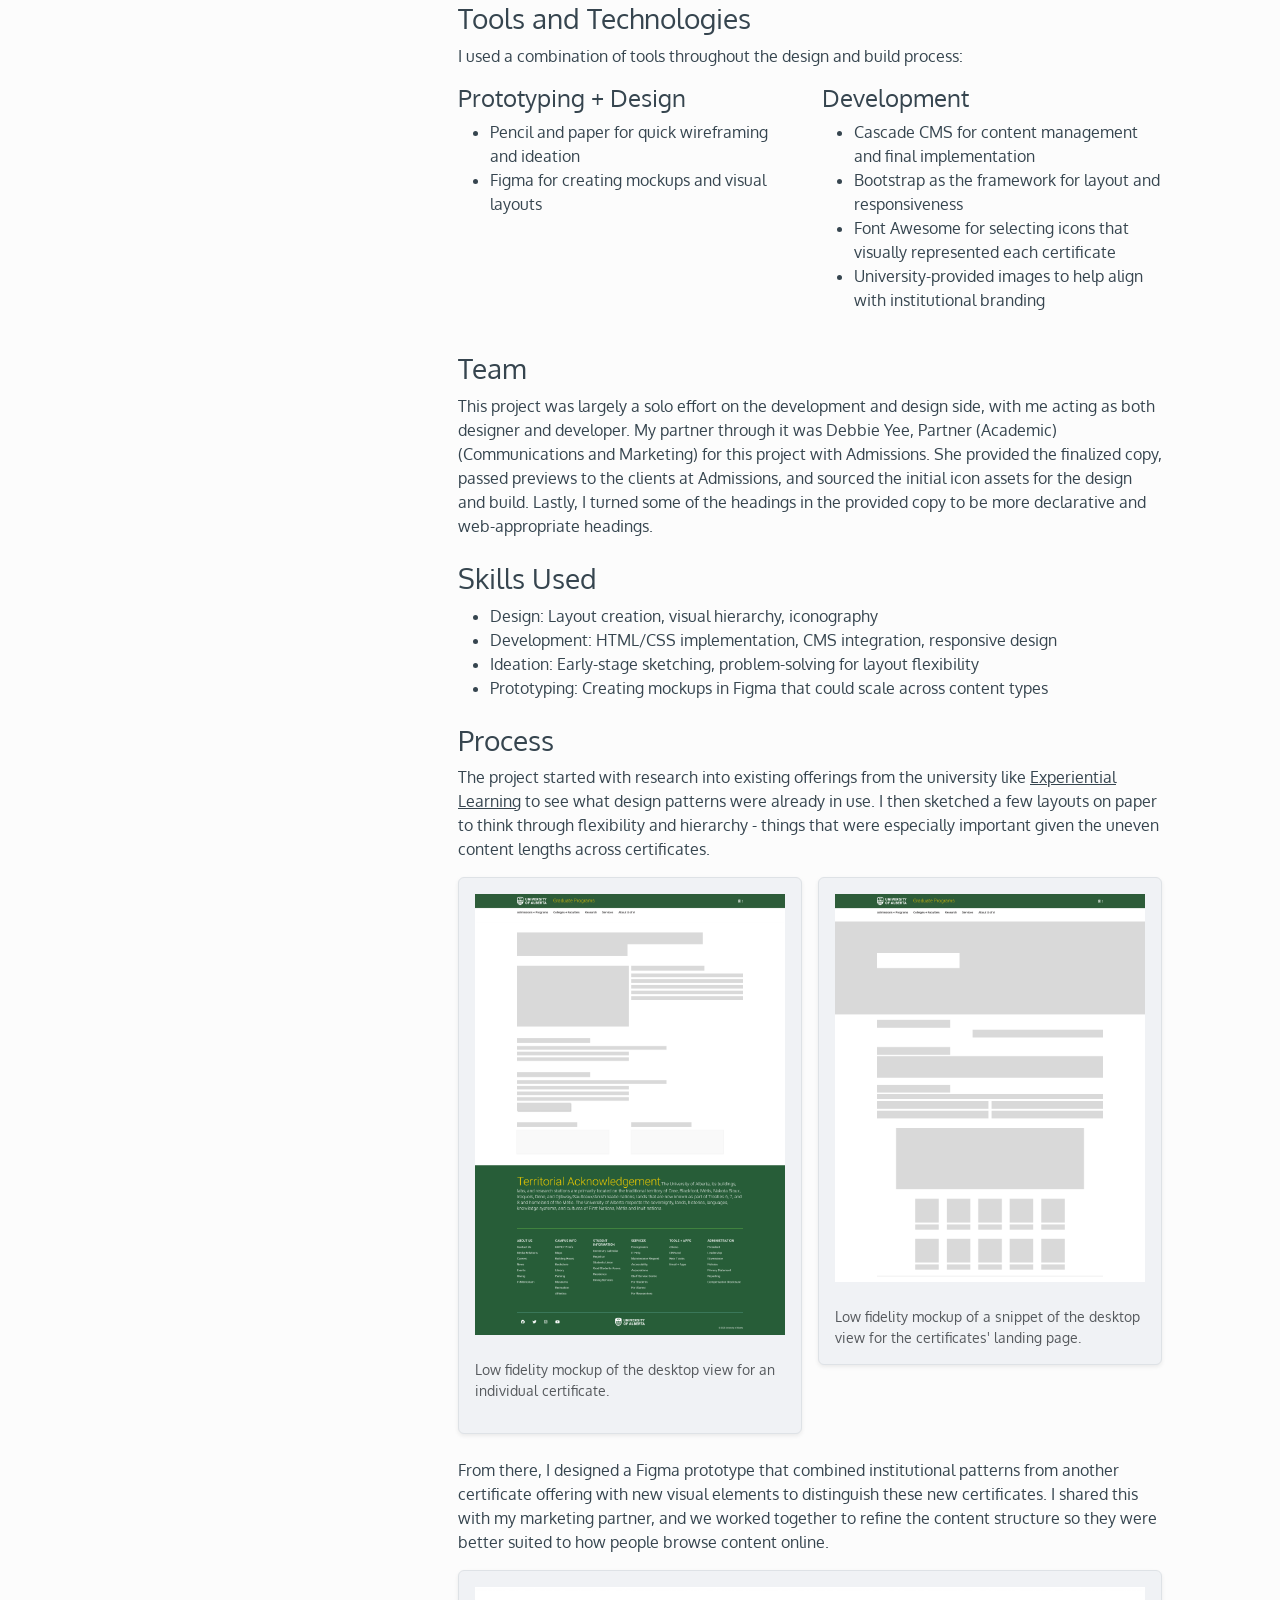
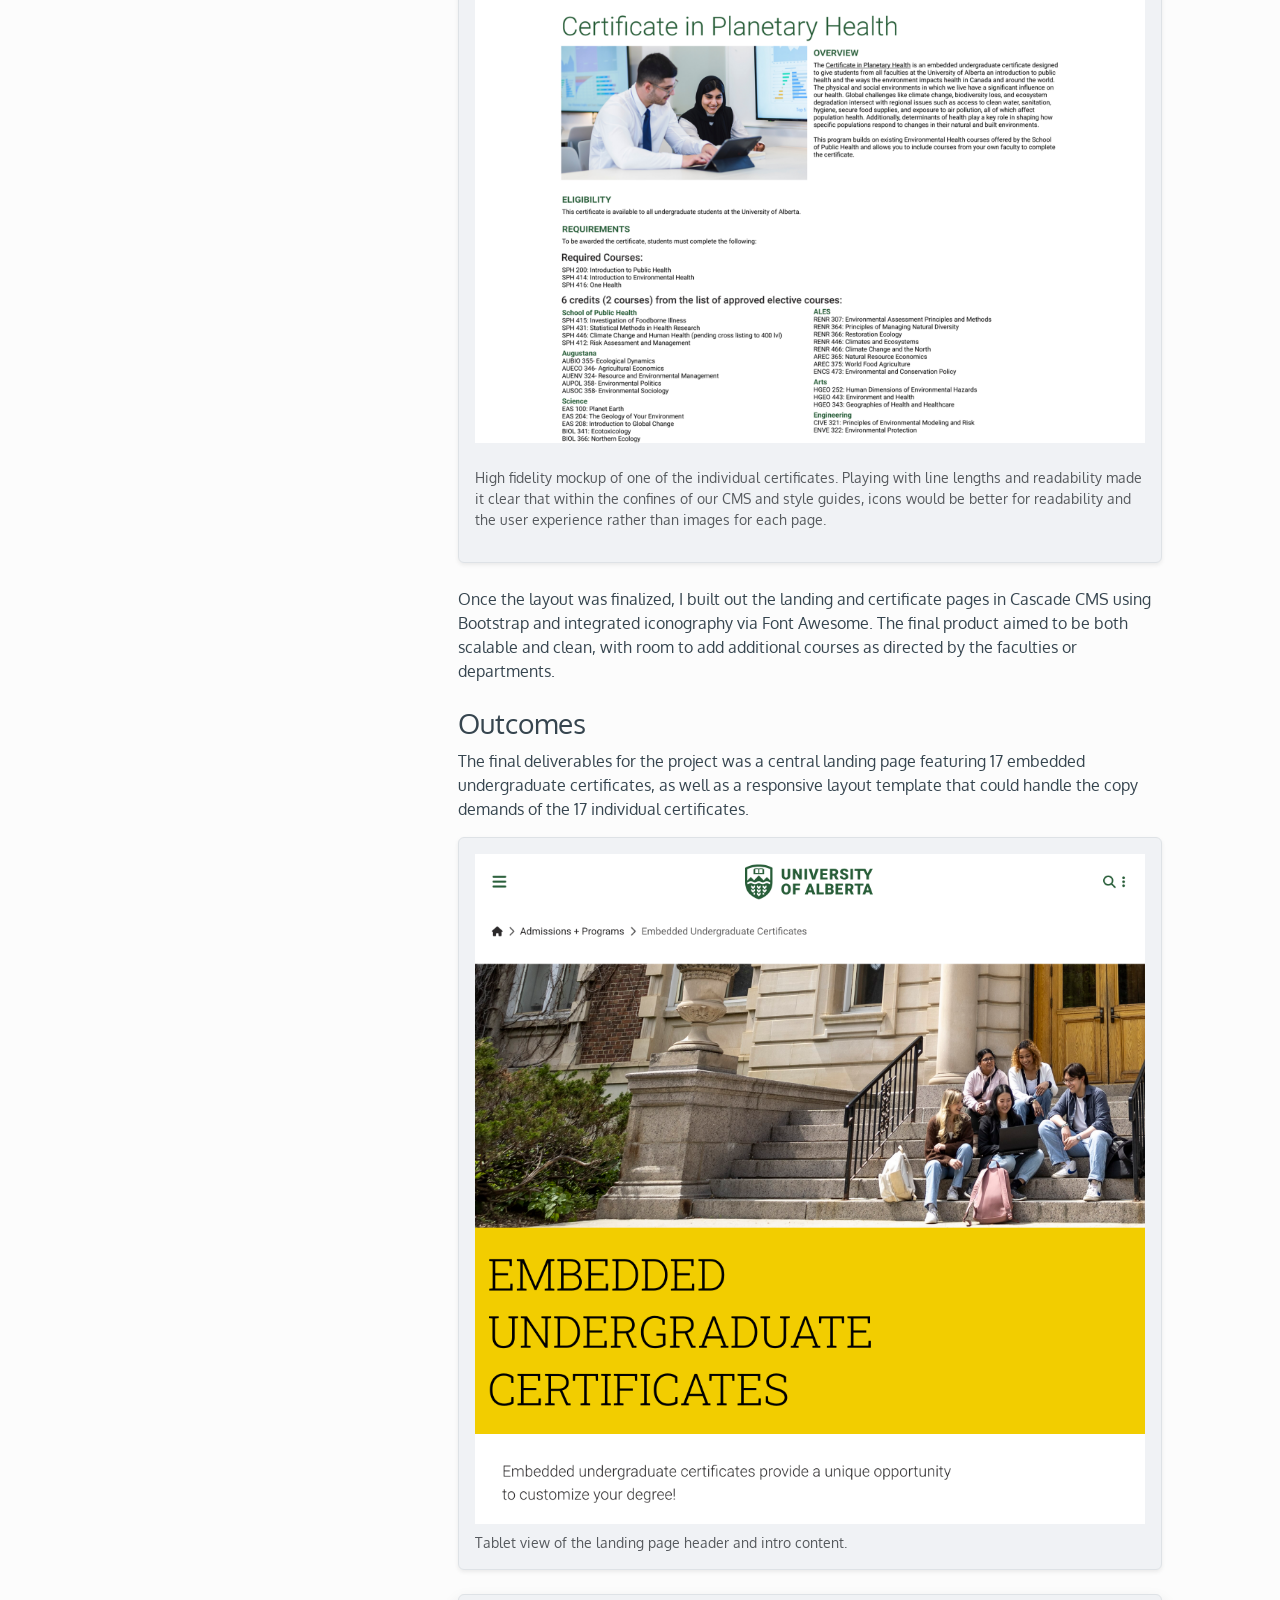
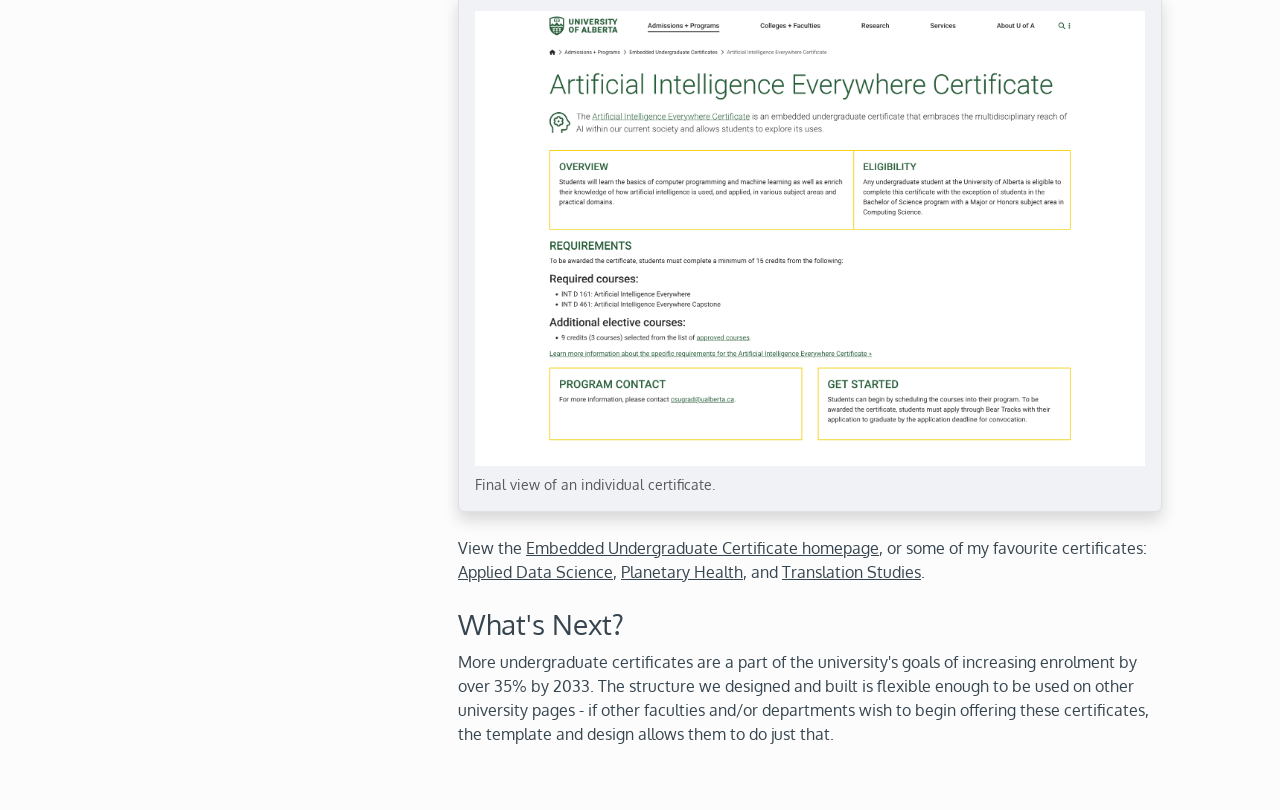
<file: work/embedded-undergraduate-certificates.html>
<!DOCTYPE html>
<html lang="en">

<head>
    <meta charset="utf-8">
    <!-- Google tag (gtag.js) -->
    <script async src="https://www.googletagmanager.com/gtag/js?id=G-5Z651HP9GJ"></script>
    <script>
        window.dataLayer = window.dataLayer || [];
        function gtag() { dataLayer.push(arguments); }
        gtag('js', new Date());

        gtag('config', 'G-5Z651HP9GJ');
    </script>
    <meta name="viewport" content="width=device-width, initial-scale=1.0"><!-- Bootstrap 5.0 -->
    <link crossorigin="anonymous" href="https://cdn.jsdelivr.net/npm/bootstrap@5.0.2/dist/css/bootstrap.min.css"
        integrity="sha384-EVSTQN3/azprG1Anm3QDgpJLIm9Nao0Yz1ztcQTwFspd3yD65VohhpuuCOmLASjC" rel="stylesheet" />
    <!-- Custom CSS -->
    <link href="/css/style.css" rel="stylesheet" />
    <link href="https://unpkg.com/aos@2.3.1/dist/aos.css" rel="stylesheet">
    <!-- Favicons -->
    <link rel="icon" type="image/png" sizes="32x32" href="/img/favicon/favicon-32x32.png">
    <link rel="icon" type="image/png" sizes="16x16" href="/img/favicon/favicon-16x16.png">
    <link rel="apple-touch-icon" sizes="180x180" href="/img/favicon/apple-touch-icon.png">
    <link rel="manifest" href="/site.webmanifest">
    <title>Embedded Undergraduate Certificates | Kobe Amoh | frontend developer and ux/ui designer</title>
</head>

<body>
    <!-- Navigation -->
    <nav class="navbar navbar-expand-md navbar-light mb-4 px-4 pe-md-5">
        <a class="navbar-brand" id="homeicon" href="/"><strong>ka.</strong></a>
        <button class="navbar-toggler" type="button" data-bs-toggle="collapse" data-bs-target="#navbarCollapse"
            aria-controls="navbarCollapse" aria-expanded="false" aria-label="Toggle navigation">
            <span class="navbar-toggler-icon"></span>
        </button>
        <div class="collapse navbar-collapse justify-content-end" id="navbarCollapse">
            <ul class="navbar-nav mr-auto">
                <li class="nav-item">
                    <a class="nav-link" href="/about">about</a>
                </li>
                <li class="nav-item">
                    <a class="nav-link active" href="/work">work</a>
                </li>
                <li class="nav-item">
                    <a class="nav-link" href="/blog">blog</a>
                </li>
                <li class="nav-item">
                    <a class="nav-link" href="/contact">contact</a>
                </li>
            </ul>
        </div>
    </nav>
    <!-- Body -->
    <div class="container py-4 ps-4 pe-5">
        <div class="row mb-3 pt-2">
            <div class="col-12 col-lg-4 sticky-metadata">
                <h1 class="fw-bolder display-6">Undergraduate Embedded Certificates</h1>
                <h2 class="lead fs-5"><em>A showcase of new certificates for the University of Alberta.</em></h2>
                <button class="btn btn-outline-secondary btn-sm d-block d-lg-none my-3" type="button"
                    data-bs-toggle="collapse" data-bs-target="#projectMetadata" aria-expanded="false"
                    aria-controls="projectMetadata">
                    View Project Details
                </button>
                <!-- Project Metadata -->
                <aside id="projectMetadata" class="mb-4 collapse d-lg-block">
                    <div>
                        <h2 class="fs-4 mb-0">Timeline</h2>
                        <p class="text-muted small">January 2025 - February 2025</p>
                        <h2 class="fs-4 mb-0">Team</h2>
                        <p class="text-muted small">Digital Content Coordinator (design + development)<br>
                            Partner, Communications and Marketing (text copy)
                        </p>
                        <h2 class="fs-4 mb-0">Skills</h2>
                        <p class="text-muted small">
                            Layout creation<br>
                            Visual hierarchy<br>
                            Ideation<br>
                            Prototyping
                        </p>
                        <h2 class="fs-4 mb-0">Tools</h2>
                        <ul class="text-muted small">
                            <li>Design
                                <ul>
                                    <li>Pencil and paper</li>
                                    <li>Figma</li>
                                </ul>
                            </li>
                            <li>Development
                                <ul>
                                    <li>Cascade CMS</li>
                                    <li>Bootstrap</li>
                                    <li>Font Awesome</li>
                                </ul>
                            </li>
                        </ul>
                    </div>
                </aside>
            </div>
            <div class="col-12 col-lg-8">
                <section class="mb-4">
                    <h3>Project Brief</h3>
                    <p>This project involved designing and building a new website layout to showcase the University of
                        Alberta's Embedded Undergraduate Certificates. I created both a centralized landing page and 17
                        individual certificate pages using Figma for mockups and Cascade CMS for development. The goal
                        was to present these new certificate offerings in a way that felt cohesive, informative, and
                        easy to navigate.</p>
                    <figure class="hero-frame project-certificates my-4 shadow" data-aos="fade-up" data-aos-delay="100"
                        data-aos-duration="1000">
                        <img src="/img/work/embedded-undergraduate-certificates-homepage-desktop.jpg"
                            alt="Screenshot of the Embedded Undergraduate Certificates landing page."
                            class="img-fluid" />
                        <!-- <figcaption>
                          The Embedded Undergraduate Certificates landing page.
                        </figcaption> -->
                    </figure>
                </section>
                <section class="mb-4">
                    <h3>Goals</h3>
                    <p>The primary goal was to bring awareness to a new set of programs - the Embedded Undergraduate
                        Certificates. We needed to make them feel distinct yet consistent in visual feel with the
                        university's existing web presence. We wanted to make these offerings visually engaging and easy
                        to find, especially
                        for prospective or current students browsing through program options.</p>
                </section>
                <section class="mb-4">
                    <h3>Limitations</h3>
                    <p>There were several limitations:</p>
                    <section class="ps-3">
                        <h4>Variable content length</h4>
                        <p>Some certificates only had a few prerequisites or details, while others had more extensive
                            descriptions and course lists. I had to design a flexible page structure that worked for
                            varying page lengths and prerequisite combinations.
                        </p>
                        <h4>Total certificate count</h4>
                        <p>Initially, I received details (copy and icons) for only nine certificates, but we were
                            prepped that more would be incoming. Whatever design I came up with needed to (within
                            reason) accommodate a large number of certificates.</p>
                        <h4>Limited opportunity for direct user testing</h4>
                        <p>Although students were the intended audience, we couldn't directly test the layout with them
                            during the
                            design process.</p>
                    </section>
                </section>
                <section class="mb-4">
                    <h3>Timeline</h3>
                    <p>The project ran from January 31 to February 28, 2025, making it about a month-long effort. As
                        with any agency-style environment, I worked on it alongside other ongoing projects I was
                        managing at the
                        time.</p>
                </section>
                <section class="mb-4">
                    <h3>Tools and Technologies</h3>
                    <p>I used a combination of tools throughout the design and build process:</p>
                    <div class="row row-cols-1 row-cols-lg-2">
                        <div class="col">
                            <h4>Prototyping + Design</h4>
                            <ul>
                                <li>Pencil and paper for quick wireframing and ideation</li>
                                <li>Figma for creating mockups and visual layouts</li>
                            </ul>
                        </div>
                        <div class="col">
                            <h4>Development</h4>
                            <ul>
                                <li>Cascade CMS for content management and final implementation</li>
                                <li>Bootstrap as the framework for layout and responsiveness</li>
                                <li>Font Awesome for selecting icons that visually represented each certificate</li>
                                <li>University-provided images to help align with institutional branding</li>
                            </ul>
                        </div>
                    </div>
                </section>
                <section class="mb-4">
                    <h3>Team</h3>
                    <p>This project was largely a solo effort on the development and design side, with me acting as both
                        designer and developer.
                        My partner through it was Debbie Yee, Partner (Academic) (Communications and Marketing) for this
                        project with Admissions. She provided the finalized copy, passed previews to the clients at
                        Admissions, and sourced the initial icon assets for the design and build. Lastly, I turned some
                        of the
                        headings in the provided copy to be more declarative and
                        web-appropriate headings.</p>
                </section>
                <section class="mb-4">
                    <h3>Skills Used</h3>
                    <ul>
                        <li>Design: Layout creation, visual hierarchy, iconography</li>
                        <li>Development: HTML/CSS implementation, CMS integration, responsive design</li>
                        <li>Ideation: Early-stage sketching, problem-solving for layout flexibility</li>
                        <li>Prototyping: Creating mockups in Figma that could scale across content types</li>
                    </ul>
                </section>
                <section class="mb-4">
                    <h3>Process</h3>
                    <p>The project started with research into existing offerings from the university like <a
                            href="https://www.ualberta.ca/en/experiential-learning/index.html"
                            target="_blank">Experiential Learning</a> to see what
                        design patterns were already in use. I then sketched a few layouts on paper to think through
                        flexibility and hierarchy - things that were especially important given the uneven content
                        lengths across certificates.</p>
                    <div class="row g-3 mb-4">
                        <div class="col-12 col-lg-6">
                            <figure class="p-3 rounded shadow-sm outcome-frame h-100">
                                <img src="/img/work/individual-certificate-low-fidelity-short-content.png"
                                    alt="Low fidelity display of the Figma layout." data-aos="zoom-in"
                                    data-aos-delay="200" class="img-fluid mb-3" />
                                <figcaption class="text-muted small mt-2">
                                    Low fidelity mockup of the desktop view for an individual certificate.
                                </figcaption>
                            </figure>
                        </div>
                        <div class="col-12 col-lg-6">
                            <figure class="p-3 rounded shadow-sm outcome-frame">
                                <img src="/img/work/landing-page-low-fidelity.png"
                                    alt="Low fidelity display of the Figma layout." data-aos="zoom-in"
                                    data-aos-delay="200" class="img-fluid mb-3" />
                                <figcaption class="text-muted small mt-2">
                                    Low fidelity mockup of a snippet of the desktop view for the certificates' landing
                                    page.
                                </figcaption>
                            </figure>
                        </div>
                    </div>
                    <p>From there, I designed a Figma prototype that combined institutional patterns from another
                        certificate offering with new visual elements to distinguish these new certificates. I shared
                        this with my marketing partner,
                        and we worked together to refine the content structure so they were better suited to how people
                        browse content online.</p>
                    <div class="row g-3 mb-4">
                        <div class="col-12">
                            <figure class="p-3 rounded shadow-sm outcome-frame h-100" data-aos="zoom-in"
                                data-aos-delay="600" data-aos-duration="800">
                                <img src="/img/work/individual-certificate-high-fidelity-iteration.png"
                                    alt="High fidelity mockup of one of the individual certificates."
                                    class="img-fluid mb-3" />
                                <figcaption class="text-muted small mt-2">
                                    High fidelity mockup of one of the individual certificates. Playing with line
                                    lengths and readability made it clear that within the confines of our CMS and style
                                    guides, icons would be better for readability and the user experience rather than
                                    images for each page.
                                </figcaption>
                            </figure>
                        </div>
                    </div>
                    <p>Once the layout was finalized, I built out the landing and certificate pages in Cascade CMS using
                        Bootstrap and integrated iconography via Font Awesome. The final product aimed to be both
                        scalable and clean, with room to add additional courses as directed by the faculties or
                        departments.</p>
                </section>
                <section class="mb-4">
                    <h3>Outcomes</h3>
                    <p>The final deliverables for the project was a central landing page featuring 17 embedded
                        undergraduate certificates, as well as a responsive layout template that could handle the copy
                        demands of the 17 individual certificates.</p>
                    <div class="mb-4">
                        <figure class="p-3 rounded shadow-sm outcome-frame mb-4" data-aos="fade-up"
                            data-aos-delay="100">
                            <img src="/img/work/landing-page-tablet-1.png"
                                alt="Tablet view of the landing page header and intro content." class="img-fluid" />
                            <figcaption class="text-muted small mt-2">
                                Tablet view of the landing page header and intro content.
                            </figcaption>
                        </figure>
                    </div>
                    <div class="mb-4">
                        <figure class="mb-4 p-3 rounded shadow outcome-frame">
                            <img src="/img/work/artificial-intelligence-everywhere-desktop.png"
                                alt="Screenshot of a live individual certificate page (shorter content)."
                                data-aos="fade-up" data-aos-delay="400" class="img-fluid" />
                            <figcaption class="text-muted small mt-2">
                                Final view of an individual certificate.
                            </figcaption>
                        </figure>
                    </div>
                    <p>View the <a
                            href="https://www.ualberta.ca/en/admissions-programs/embedded-undergraduate-certificates/index.html"
                            target="_blank">Embedded Undergraduate Certificate homepage</a>, or some of my favourite
                        certificates: <a
                            href="https://www.ualberta.ca/en/admissions-programs/embedded-undergraduate-certificates/applied-data-science.html"
                            target="_blank">Applied Data Science</a>, <a
                            href="https://www.ualberta.ca/en/admissions-programs/embedded-undergraduate-certificates/planetary-health.html"
                            target="_blank">Planetary Health</a>, and <a
                            href="https://www.ualberta.ca/en/admissions-programs/embedded-undergraduate-certificates/mlcs-certificate-in-translation-studies.html"
                            target="_blank">Translation Studies</a>.</p>
                </section>
                <section class="mb-4">
                    <h3>What's Next?</h3>
                    <p>More undergraduate certificates are a part of the university's goals of increasing
                        enrolment by over 35% by 2033. The structure we designed and built is flexible enough to be used
                        on other
                        university pages - if other faculties and/or departments wish to begin offering these
                        certificates, the template and design allows them to do just that.</p>
                </section>
            </div>
        </div>
    </div>
    <!-- AOS JS -->
    <script src="https://unpkg.com/aos@2.3.1/dist/aos.js"></script>
    <script>
        AOS.init({
            once: true
        });
    </script>
    <!-- Bootstrap JS -->
    <script src="https://cdn.jsdelivr.net/npm/bootstrap@5.0.2/dist/js/bootstrap.bundle.min.js"
        integrity="sha384-MrcW6ZMFYlzcLA8Nl+NtUVF0sA7MsXsP1UyJoMp4YLEuNSfAP+JcXn/tWtIaxVXM"
        crossorigin="anonymous"></script>
</body>

</html>
</file>
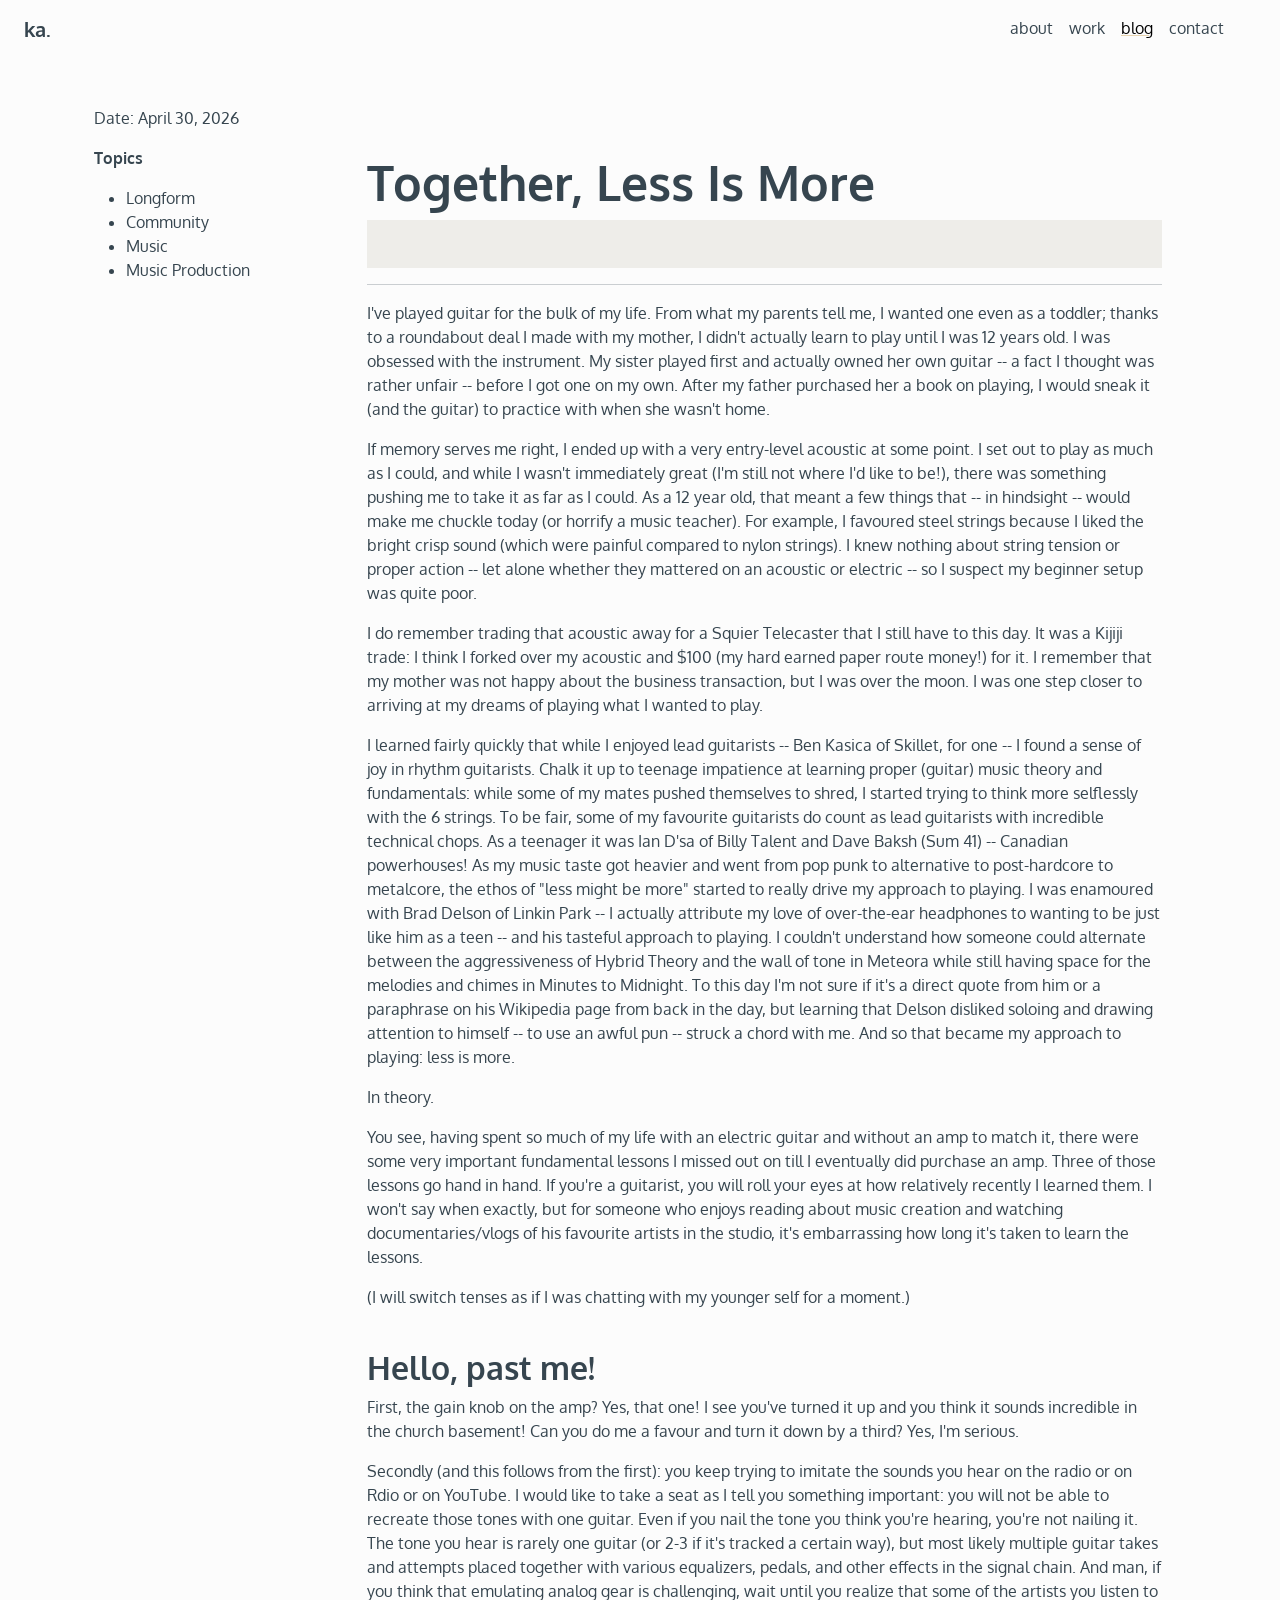
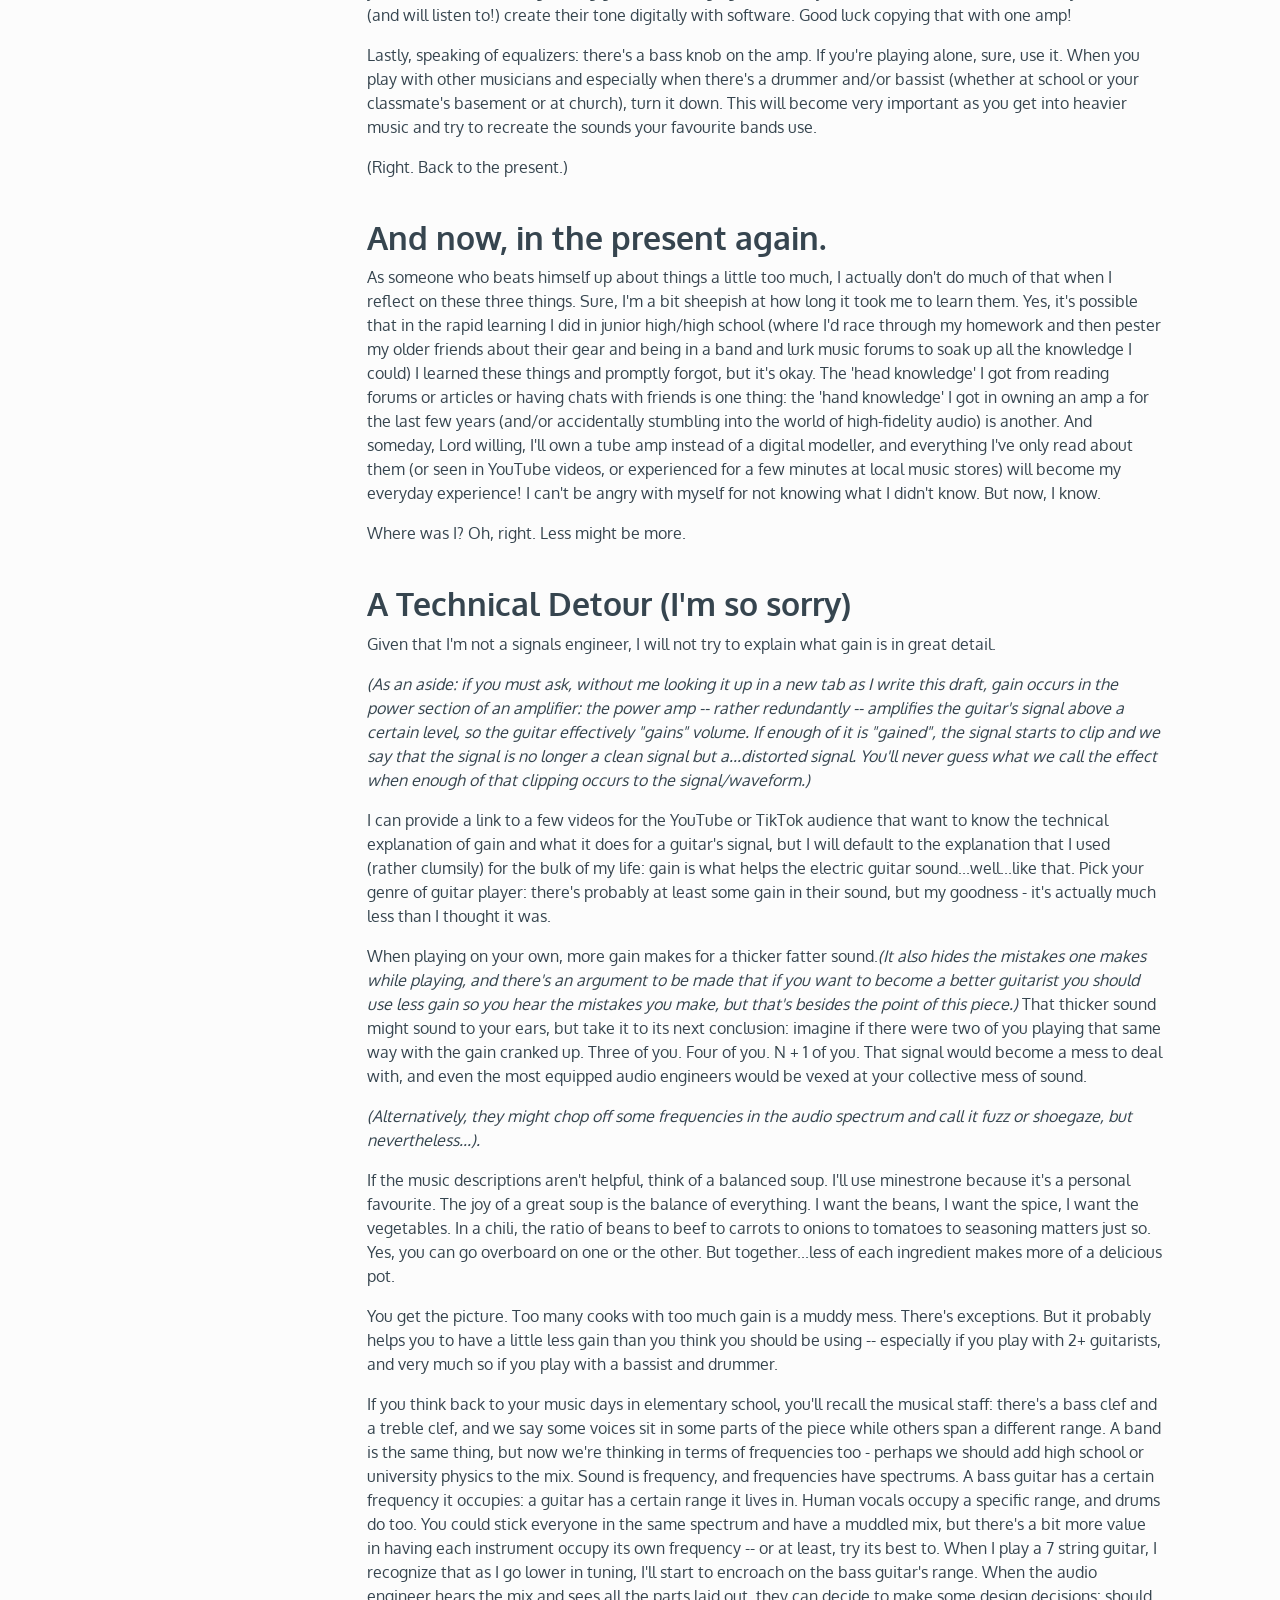
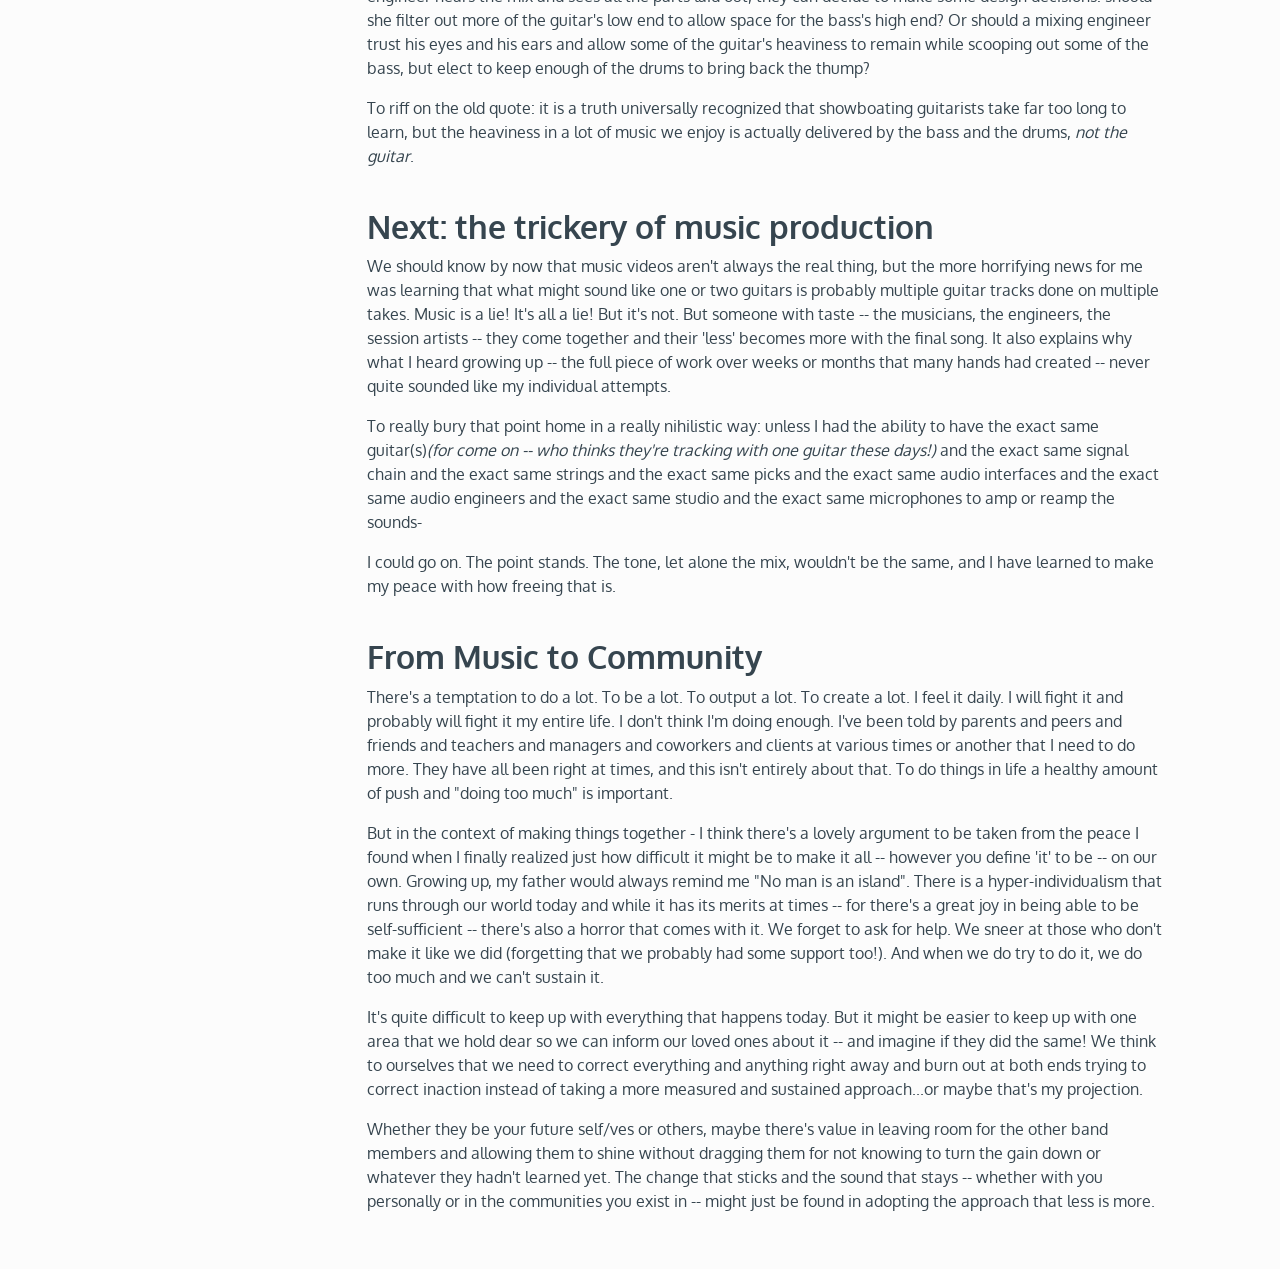
<file: blog/longform/2026/together-less-is-more.html>
<!DOCTYPE html>
<html lang="en">

<head>
    <meta charset="utf-8"><!-- Google tag (gtag.js) -->
    <script async src="https://www.googletagmanager.com/gtag/js?id=G-5Z651HP9GJ"></script>
    <script>function gtag() { dataLayer.push(arguments) } window.dataLayer = window.dataLayer || [], gtag("js", new Date), gtag("config", "G-5Z651HP9GJ")</script>
    <meta name="viewport" content="width=device-width,initial-scale=1"><!-- Bootstrap 5.0 -->
    <link crossorigin="anonymous" href="https://cdn.jsdelivr.net/npm/bootstrap@5.0.2/dist/css/bootstrap.min.css"
        integrity="sha384-EVSTQN3/azprG1Anm3QDgpJLIm9Nao0Yz1ztcQTwFspd3yD65VohhpuuCOmLASjC" rel="stylesheet">
    <!-- Custom CSS -->
    <link href="/css/style.css" rel="stylesheet"><!-- Favicons -->
    <link rel="icon" type="image/png" sizes="32x32" href="/img/favicon/favicon-32x32.png">
    <link rel="icon" type="image/png" sizes="16x16" href="/img/favicon/favicon-16x16.png">
    <link rel="apple-touch-icon" sizes="180x180" href="/img/favicon/apple-touch-icon.png">
    <link rel="manifest" href="/site.webmanifest">
    <title>Together, Less Is More | Kobe Amoh | frontend developer and ux/ui designer</title>
</head>

<body>
    <!-- Navigation -->
    <nav class="navbar navbar-expand-md navbar-light mb-4 px-4 pe-md-5"><a class="navbar-brand" id="homeicon"
            href="/"><strong>ka.</strong></a> <button class="navbar-toggler" type="button" data-bs-toggle="collapse"
            data-bs-target="#navbarCollapse" aria-controls="navbarCollapse" aria-expanded="false"
            aria-label="Toggle navigation"><span class="navbar-toggler-icon"></span></button>
        <div class="collapse navbar-collapse justify-content-end" id="navbarCollapse">
            <ul class="navbar-nav mr-auto">
                <li class="nav-item"><a class="nav-link" href="/about">about</a></li>
                <li class="nav-item"><a class="nav-link" href="/work">work</a></li>
                <li class="nav-item"><a class="nav-link active" href="/blog">blog</a></li>
                <li class="nav-item"><a class="nav-link" href="/contact">contact</a></li>
            </ul>
        </div>
    </nav>
    <!-- Post -->
    <div class="container py-4 ps-4 pe-5">
        <div class="row mb-3">
            <!-- Post Metadata -->
            <div class="col-12 col-lg-3">
                <aside>
                    <p>Date: April 30, 2026</p>
                    <p><strong>Topics</strong></p>
                    <ul>
                        <li>Longform</li>
                        <li>Community</li>
                        <li>Music</li>
                        <li>Music Production</li>
                    </ul>
                </aside>
            </div>
            <!-- Post Content -->
            <div class="col-12 col-lg-9">
                <h1 class="pt-5 fw-bolder display-5">Together, Less Is More</h1>
                <!-- TODO: pull into template for headless CMS? -->
                <p class="lead fs-5 fst-italic bg-takeaways"></p>
                <hr>
                <section class="mb-3">
                    <p>I've played guitar for the bulk of my life. From what my parents tell me, I wanted one even as a toddler; thanks to a roundabout deal I made with my mother, I didn't actually learn to play until I was 12 years old. I was obsessed with the instrument. My sister played first and actually owned her own guitar -- a fact I thought was rather unfair -- before I got one on my own. After my father purchased her a book on playing, I would sneak it (and the guitar) to practice with when she wasn't home.</p>
                    <p>If memory serves me right, I ended up with a very entry-level acoustic at some point. I set out to play as much as I could, and while I wasn't immediately great (I'm still not where I'd like to be!), there was something pushing me to take it as far as I could. As a 12 year old, that meant a few things that -- in hindsight -- would make me chuckle today (or horrify a music teacher). For example, I favoured steel strings because I liked the bright crisp sound (which were painful compared to nylon strings). I knew nothing about string tension or proper action -- let alone whether they mattered on an acoustic or electric -- so I suspect my beginner setup was quite poor.</p>
                    <p>I do remember trading that acoustic away for a Squier Telecaster that I still have to this day. It was a Kijiji trade: I think I forked over my acoustic and $100 (my hard earned paper route money!) for it. I remember that my mother was not happy about the business transaction, but I was over the moon. I was one step closer to arriving at my dreams of playing what I wanted to play.</p>
                </section>
                <section class="mb-3">
                    <p>I learned fairly quickly that while I enjoyed lead guitarists -- Ben Kasica of Skillet, for one -- I found a sense of joy in rhythm guitarists. Chalk it up to teenage impatience at learning proper (guitar) music theory and fundamentals: while some of my mates pushed themselves to shred, I started trying to think more selflessly with the 6 strings. To be fair, some of my favourite guitarists do count as lead guitarists with incredible technical chops. As a teenager it was Ian D'sa of Billy Talent and Dave Baksh (Sum 41) -- Canadian powerhouses! As my music taste got heavier and went from pop punk to alternative to post-hardcore to metalcore, the ethos of "less might be more" started to really drive my approach to playing. I was enamoured with Brad Delson of Linkin Park -- I actually attribute my love of over-the-ear headphones to wanting to be just like him as a teen -- and his tasteful approach to playing. I couldn't understand how someone could alternate between the aggressiveness of Hybrid Theory and the wall of tone in Meteora while still having space for the melodies and chimes in Minutes to Midnight. To this day I'm not sure if it's a direct quote from him or a paraphrase on his Wikipedia page from back in the day, but learning that Delson disliked soloing and drawing attention to himself -- to use an awful pun -- struck a chord with me. And so that became my approach to playing: less is more.</p>
                    <p>In theory.</p>
                    <p>You see, having spent so much of my life with an electric guitar and without an amp to match it, there were some very important fundamental lessons I missed out on till I eventually did purchase an amp. Three of those lessons go hand in hand. If you're a guitarist, you will roll your eyes at how relatively recently I learned them. I won't say when exactly, but for someone who enjoys reading about music creation and watching documentaries/vlogs of his favourite artists in the studio, it's embarrassing how long it's taken to learn the lessons.</p>
                    <p>(I will switch tenses as if I was chatting with my younger self for a moment.)</p>
                    <h2 class="blog-heading fw-bold"></h2><!-- TODO: pull into template for headless CMS? -->
                    <p></p><!-- TODO: pull into template for headless CMS? -->
                </section>
                <section class="mb-3">
                    <h2 class="blog-heading fw-bold">Hello, past me!</h2>
                    <p>First, the gain knob on the amp? Yes, that one! I see you've turned it up and you think it sounds incredible in the church basement! Can you do me a favour and turn it down by a third? Yes, I'm serious.</p>
                    <p>Secondly (and this follows from the first): you keep trying to imitate the sounds you hear on the radio or on Rdio or on YouTube. I would like to take a seat as I tell you something important: you will not be able to recreate those tones with one guitar. Even if you nail the tone you think you're hearing, you're not nailing it. The tone you hear is rarely one guitar (or 2-3 if it's tracked a certain way), but most likely multiple guitar takes and attempts placed together with various equalizers, pedals, and other effects in the signal chain. And man, if you think that emulating analog gear is challenging, wait until you realize that some of the artists you listen to (and will listen to!) create their tone digitally with software. Good luck copying that with one amp!</p>
                    <p>Lastly, speaking of equalizers: there's a bass knob on the amp. If you're playing alone, sure, use it. When you play with other musicians and especially when there's a drummer and/or bassist (whether at school or your classmate's basement or at church), turn it down. This will become very important as you get into heavier music and try to recreate the sounds your favourite bands use.</p>
                    <p>(Right. Back to the present.)</p>
                </section>
                <section class="mb-3">
                    <h2 class="blog-heading fw-bold">And now, in the present again.</h2>
                    <p>As someone who beats himself up about things a little too much, I actually don't do much of that when I reflect on these three things. Sure, I'm a bit sheepish at how long it took me to learn them. Yes, it's possible that in the rapid learning I did in junior high/high school (where I'd race through my homework and then pester my older friends about their gear and being in a band and lurk music forums to soak up all the knowledge I could) I learned these things and promptly forgot, but it's okay. The 'head knowledge' I got from reading forums or articles or having chats with friends is one thing: the 'hand knowledge' I got in owning an amp a for the last few years (and/or accidentally stumbling into the world of high-fidelity audio) is another. And someday, Lord willing, I'll own a tube amp instead of a digital modeller, and everything I've only read about them (or seen in YouTube videos, or experienced for a few minutes at local music stores) will become my everyday experience! I can't be angry with myself for not knowing what I didn't know. But now, I know.</p>
                    <p>Where was I? Oh, right. Less might be more.</p>
                </section>
                <section class="mb-3">
                    <h2 class="blog-heading fw-bold">A Technical Detour (I'm so sorry)</h2>
                    <p>Given that I'm not a signals engineer, I will not try to explain what gain is in great detail.</p>
                    <p><em>(As an aside: if you must ask, without me looking it up in a new tab as I write this draft, gain occurs in the power section of an amplifier: the power amp -- rather redundantly -- amplifies the guitar's signal above a certain level, so the guitar effectively "gains" volume. If enough of it is "gained", the signal starts to clip and we say that the signal is no longer a clean signal but a...distorted signal. You'll never guess what we call the effect when enough of that clipping occurs to the signal/waveform.)</em></p>
                    <p>I can provide a link to a few videos for the YouTube or TikTok audience that want to know the technical explanation of gain and what it does for a guitar's signal, but I will default to the explanation that I used (rather clumsily) for the bulk of my life: gain is what helps the electric guitar sound...well...like that. Pick your genre of guitar player: there's probably at least some gain in their sound, but my goodness - it's actually much less than I thought it was.</p>
                    <p>When playing on your own, more gain makes for a thicker fatter sound.<em>(It also hides the mistakes one makes while playing, and there's an argument to be made that if you want to become a better guitarist you should use less gain so you hear the mistakes you make, but that's besides the point of this piece.)</em> That thicker sound might sound to your ears, but take it to its next conclusion: imagine if there were two of you playing that same way with the gain cranked up. Three of you. Four of you. N + 1 of you. That signal would become a mess to deal with, and even the most equipped audio engineers would be vexed at your collective mess of sound.</p>
                    <p><em>(Alternatively, they might chop off some frequencies in the audio spectrum and call it fuzz or shoegaze, but nevertheless...).</em></p>
                    <p>If the music descriptions aren't helpful, think of a balanced soup. I'll use minestrone because it's a personal favourite. The joy of a great soup is the balance of everything. I want the beans, I want the spice, I want the vegetables. In a chili, the ratio of beans to beef to carrots to onions to tomatoes to seasoning matters just so. Yes, you can go overboard on one or the other. But together...less of each ingredient makes more of a delicious pot.</p>
                    <p>You get the picture. Too many cooks with too much gain is a muddy mess. There's exceptions. But it probably helps you to have a little less gain than you think you should be using -- especially if you play with 2+ guitarists, and very much so if you play with a bassist and drummer.</p>
                    <p>If you think back to your music days in elementary school, you'll recall the musical staff: there's a bass clef and a treble clef, and we say some voices sit in some parts of the piece while others span a different range. A band is the same thing, but now we're thinking in terms of frequencies too - perhaps we should add high school or university physics to the mix. Sound is frequency, and frequencies have spectrums. A bass guitar has a certain frequency it occupies: a guitar has a certain range it lives in. Human vocals occupy a specific range, and drums do too. You could stick everyone in the same spectrum and have a muddled mix, but there's a bit more value in having each instrument occupy its own frequency -- or at least, try its best to. When I play a 7 string guitar, I recognize that as I go lower in tuning, I'll start to encroach on the bass guitar's range. When the audio engineer hears the mix and sees all the parts laid out, they can decide to make some design decisions: should she filter out more of the guitar's low end to allow space for the bass's high end? Or should a mixing engineer trust his eyes and his ears and allow some of the guitar's heaviness to remain while scooping out some of the bass, but elect to keep enough of the drums to bring back the thump?</p>
                    <p>To riff on the old quote: it is a truth universally recognized that showboating guitarists take far too long to learn, but the heaviness in a lot of music we enjoy is actually delivered by the bass and the drums, <em>not the guitar</em>.</p>
                </section>
                <section class="mb-3">
                    <h2 class="blog-heading fw-bold">Next: the trickery of music production</h2>
                    <p>We should know by now that music videos aren't always the real thing, but the more horrifying news for me was learning that what might sound like one or two guitars is probably multiple guitar tracks done on multiple takes. Music is a lie! It's all a lie! But it's not. But someone with taste -- the musicians, the engineers, the session artists -- they come together and their 'less' becomes more with the final song. It also explains why what I heard growing up -- the full piece of work over weeks or months that many hands had created -- never quite sounded like my individual attempts.</p>
                    <p>To really bury that point home in a really nihilistic way: unless I had the ability to have the exact same guitar(s)<em>(for come on -- who thinks they're tracking with one guitar these days!)</em> and the exact same signal chain and the exact same strings and the exact same picks and the exact same audio interfaces and the exact same audio engineers and the exact same studio and the exact same microphones to amp or reamp the sounds-</p>
                    <p>I could go on. The point stands. The tone, let alone the mix, wouldn't be the same, and I have learned to make my peace with how freeing that is.</p>
                </section>
                <section class="mb-3">
                    <h2 class="blog-heading fw-bold">From Music to Community</h2>
                    <p>There's a temptation to do a lot. To be a lot. To output a lot. To create a lot. I feel it daily. I will fight it and probably will fight it my entire life. I don't think I'm doing enough. I've been told by parents and peers and friends and teachers and managers and coworkers and clients at various times or another that I need to do more. They have all been right at times, and this isn't entirely about that. To do things in life a healthy amount of push and "doing too much" is important.</p>
                    <p>But in the context of making things together - I think there's a lovely argument to be taken from the peace I found when I finally realized just how difficult it might be to make it all -- however you define 'it' to be -- on our own. Growing up, my father would always remind me "No man is an island". There is a hyper-individualism that runs through our world today and while it has its merits at times -- for there's a great joy in being able to be self-sufficient -- there's also a horror that comes with it. We forget to ask for help. We sneer at those who don't make it like we did (forgetting that we probably had some support too!). And when we do try to do it, we do too much and we can't sustain it.</p>
                    <p>It's quite difficult to keep up with everything that happens today. But it might be easier to keep up with one area that we hold dear so we can inform our loved ones about it -- and imagine if they did the same! We think to ourselves that we need to correct everything and anything right away and burn out at both ends trying to correct inaction instead of taking a more measured and sustained approach...or maybe that's my projection.</p>
                    <p>Whether they be your future self/ves or others, maybe there's value in leaving room for the other band members and allowing them to shine without dragging them for not knowing to turn the gain down or whatever they hadn't learned yet. The change that sticks and the sound that stays -- whether with you personally or in the communities you exist in -- might just be found in adopting the approach that less is more.</p>
                </section>
            </div>
        </div>
    </div>
    <!-- Bootstrap JS -->
    <script src="https://cdn.jsdelivr.net/npm/bootstrap@5.0.2/dist/js/bootstrap.bundle.min.js"
        integrity="sha384-MrcW6ZMFYlzcLA8Nl+NtUVF0sA7MsXsP1UyJoMp4YLEuNSfAP+JcXn/tWtIaxVXM"
        crossorigin="anonymous"></script>
</body>

</html>
</file>
<file: css/style.css>
@import url('https://fonts.googleapis.com/css2?family=Oxygen:wght@300;400;700&display=swap');

body {
    background-color: #FCFCFC;
    color: #36454F;
    font-family: 'Oxygen', sans-serif;
}

h2#recent-work {
    color: #cea65a;
}

/* TODO: refactor CSS link styles to link-visited-hover-active order */
/* TODO: switch to design tokens + variables for easier maintenance/reference */
/* TODO: style links better (both in-page and nav) */

/* new stylized highlight SVG brush effect for links (homepage for now as test) */
a.stylized-link {
    background: linear-gradient(180deg, rgba(255, 255, 255, 0) 35%, rgba(232, 212, 176, 1) 35%);
        /* linear-gradient(180deg, rgba(255, 255, 255, 0) 37%, rgba(232, 212, 176, 0.5) 37%); */
        /* url(https://s2.svgbox.net/pen-brushes.svg?ic=brush-8&color=E8D4B0); */
        /* background: url(https://s2.svgbox.net/pen-brushes.svg?ic=brush-8&color=E8D4B0); */
    background-repeat: no-repeat;
    background-size: 0% 100%;
    transition: background-size 0.3s ease-in-out;
    font-weight: 600;
    text-decoration-color: #E8D4B0;
    text-decoration: none;
}

/* Stylized hover animation */
a.stylized-link:hover {
    background-size: 100% 100%;
}

a,
a:link {
    color: #36454F;
}

a:visited {
    color: #2E0219;
}

a:hover {
    /* background-color: #F6EEEE; */
    /* TODO: remove */
    border-radius: 10px;
    text-decoration-color: #E8D4B0;
}

a:active {
    color: #C2B6CE;
}

/* blog styles */
.bg-takeaways {
    background-color: rgba(193, 188, 172, 0.24);
    padding: 1.5rem !important;
}

h2.blog-heading {
    margin-bottom: .5rem !important;
    margin-top: 2.5rem !important;
}

/* Nav Styles */
.nav-link {
    color: #36454f;
}

.nav-link:hover {
    text-decoration: underline;
    text-decoration-color: #E8D4B0;

}

.nav-link.active {
    padding-bottom: 10px;
    /* TODO: remove/change to be effectual */
    text-decoration: underline;
    text-decoration-color: #E8D4B0;
}

@media (min-width: 992px) {
    .sticky-metadata {
        position: sticky;
        top: 1rem;
        align-self: start;
    }
}

.outcome-frame {
    background-color: #f0f2f5;
    /* light gray-blue to separate from #FCFCFC */
    border: 1px solid #dee2e6;
    /* Bootstrap’s light gray */
}

.hero-frame {
    background-color: #36454F;
    /* your brand color */
    padding: 2rem;
    border-radius: 0.5rem;
}

.hero-frame img {
    background-color: white;
    padding: 0.5rem;
    border-radius: 0.25rem;
    box-shadow: 0 0.5rem 1rem rgba(0, 0, 0, 0.1);
}

.hero-frame figcaption {
    color: #eaeaea;
    font-size: 0.875rem;
    margin-top: 0.5rem;
}

.project-ali {
    background-color: #f2cd0059;
}

.project-certificates {
    background-color: #275d38ed;
}
</file>
